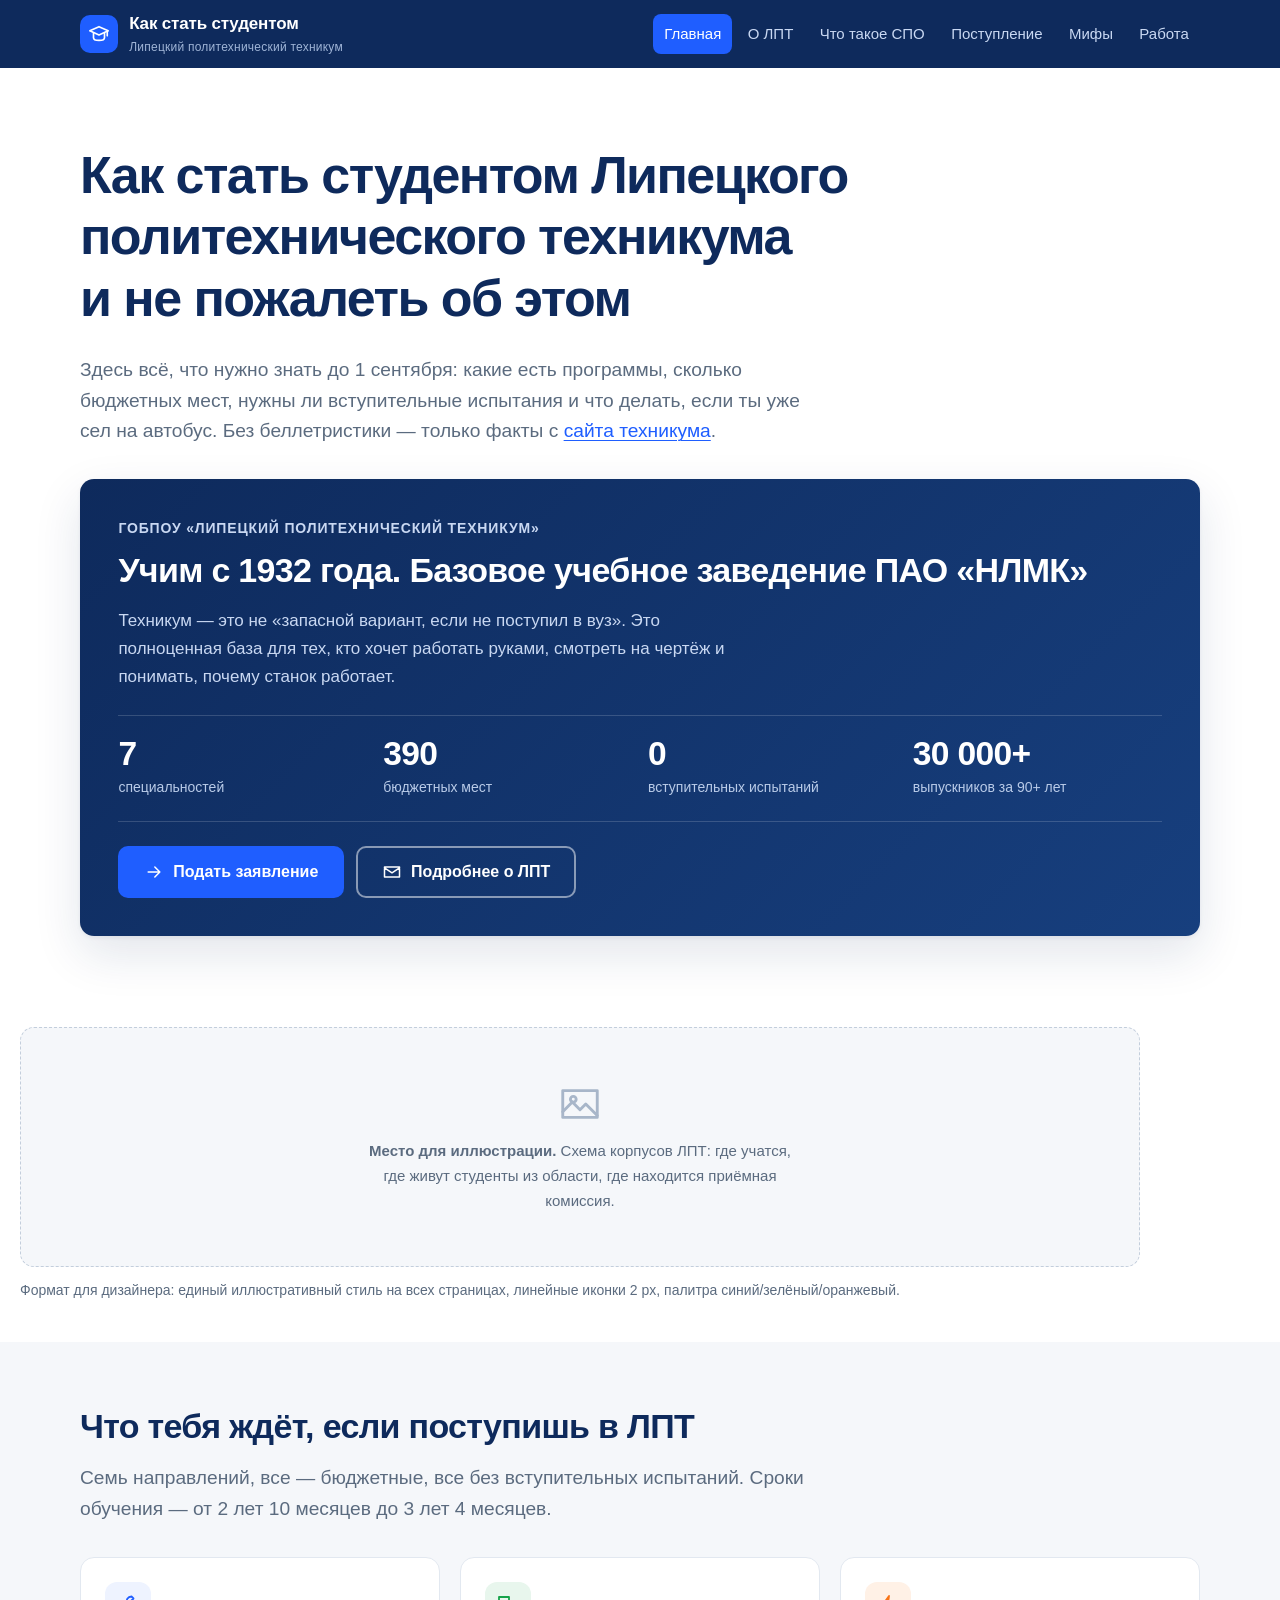
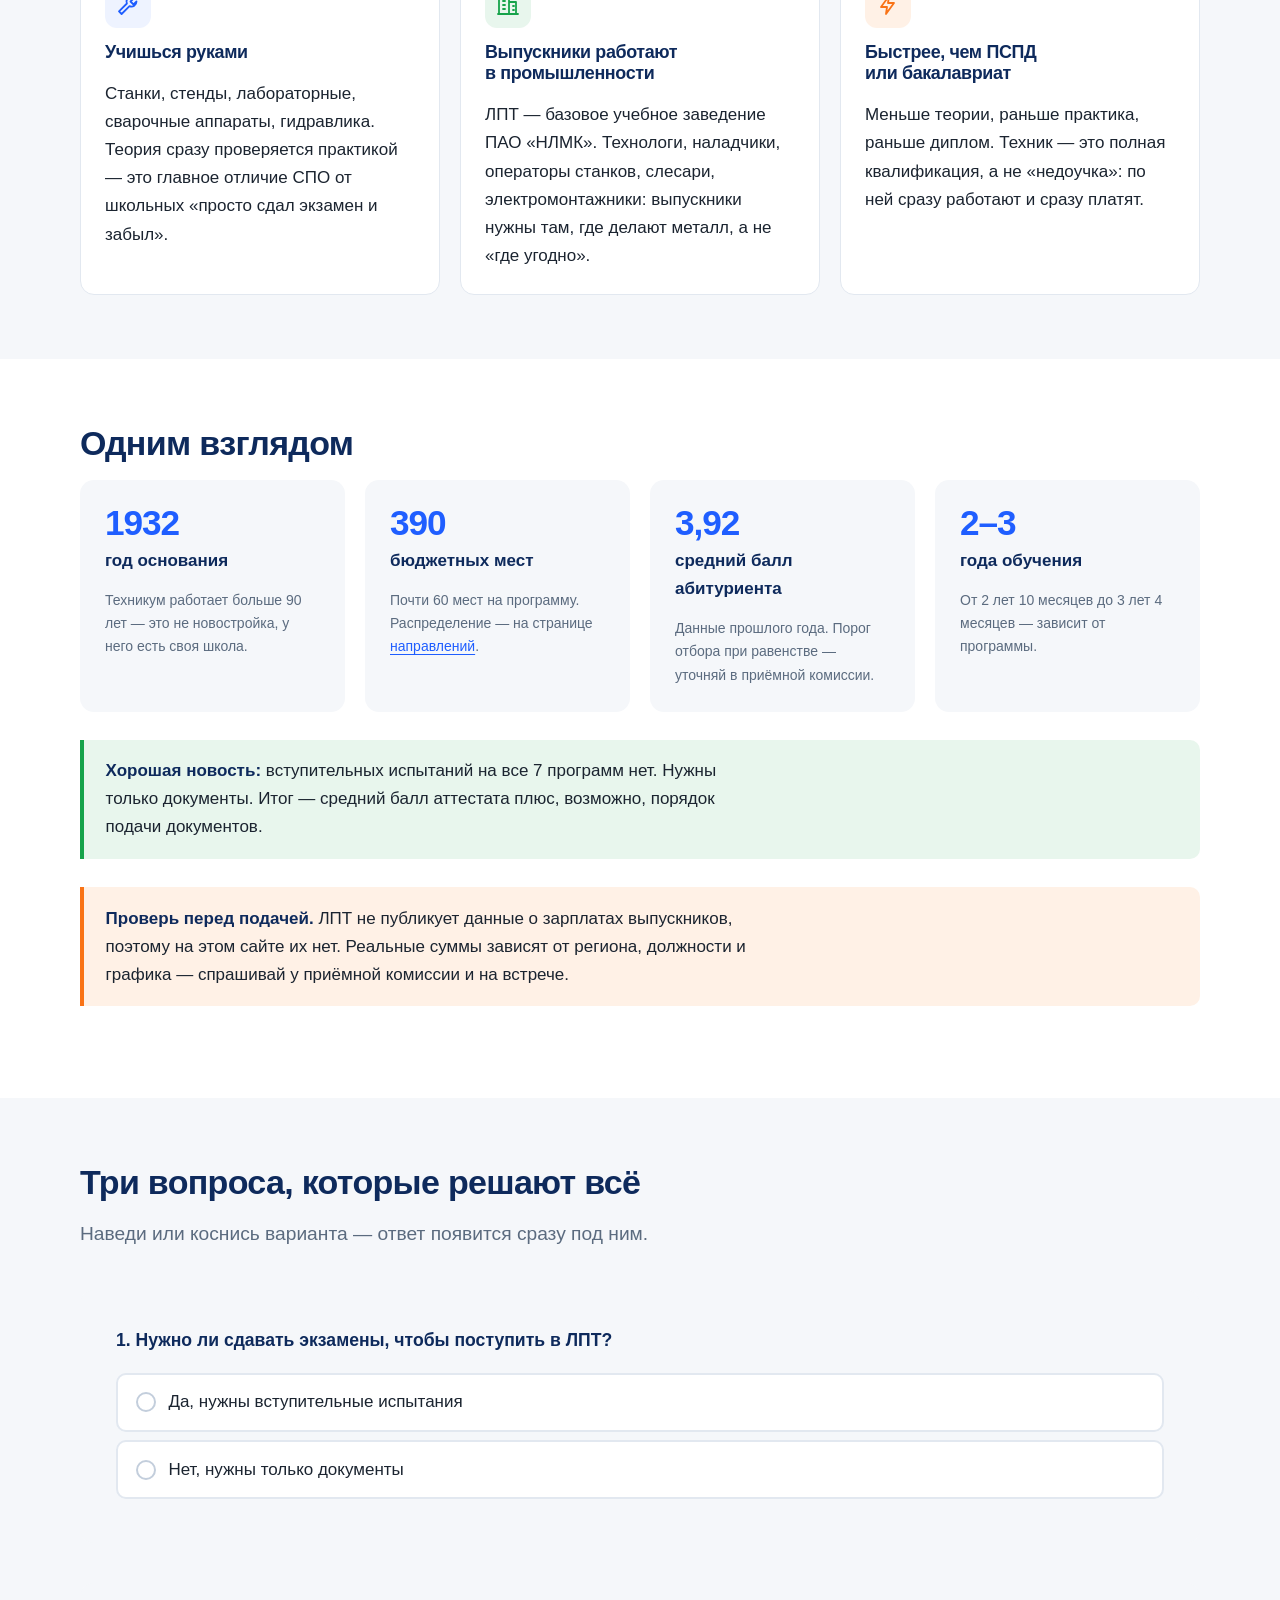
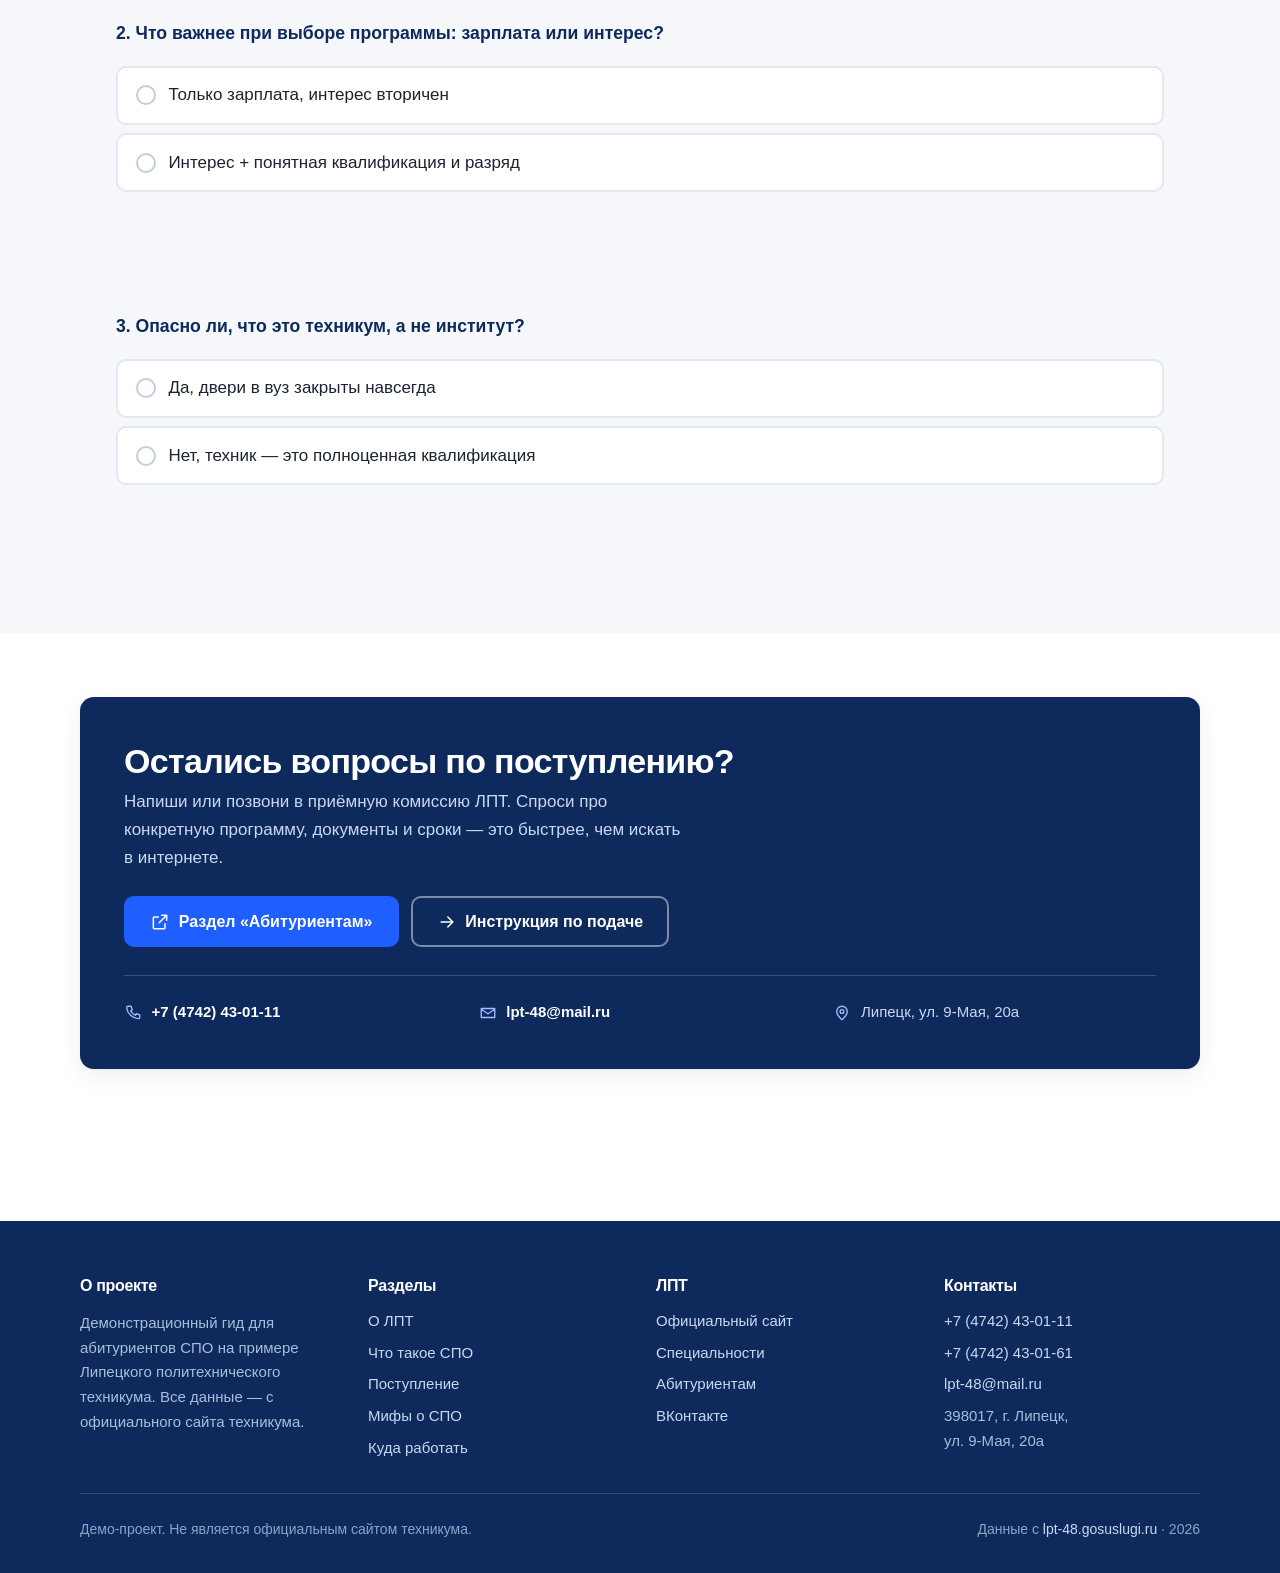
<file: index.html>
<!DOCTYPE html>
<html lang="ru">
<head>
<meta charset="UTF-8">
<meta name="viewport" content="width=device-width, initial-scale=1">
<title>Главная — Липецкий политехнический техникум</title>
<meta name="description" content="Гид по Липецкому политехническому техникуму: 7 программ, 390 бюджетных мест, вступительных испытаний нет, приём работает с 1932 года.">
<link rel="stylesheet" href="style.css">
</head>
<body>
<a class="skip" href="#main">Перейти к содержанию</a>

<header class="header">
  <div class="wrap header__in">
    <a class="header__brand" href="index.html">
      <span class="header__mark" aria-hidden="true">
        <svg viewBox="0 0 24 24" fill="none" stroke="currentColor" stroke-width="1.8" stroke-linecap="round" stroke-linejoin="round"><path d="M2 8.5 12 4l10 4.5L12 13 2 8.5Z"/><path d="M6 10.8V16c0 1.7 2.7 3 6 3s6-1.3 6-3v-5.2"/><path d="M21 9v5"/></svg>
      </span>
      <span>Как стать студентом<small>Липецкий политехнический техникум</small></span>
    </a>
    <nav class="nav" aria-label="Основная навигация">
      <ul>
        <li><a href="index.html" aria-current="page">Главная</a></li>
        <li><a href="lpt.html">О ЛПТ</a></li>
        <li><a href="chto-takoe-spo.html">Что такое СПО</a></li>
        <li><a href="postuplenie.html">Поступление</a></li>
        <li><a href="mify.html">Мифы</a></li>
        <li><a href="kuda-rabotat.html">Работа</a></li>
      </ul>
    </nav>
  </div>
</header>

<main id="main">

  <section class="hero">
    <div class="wrap">
      <h1>Как стать студентом Липецкого политехнического техникума и не пожалеть об этом</h1>
      <p class="lead">Здесь всё, что нужно знать до 1 сентября: какие есть программы, сколько бюджетных мест, нужны ли вступительные испытания и что делать, если ты уже сел на автобус. Без беллетристики — только факты с <a href="https://lpt-48.gosuslugi.ru" target="_blank" rel="noopener">сайта техникума</a>.</p>

      <div class="hero__panel">
        <p class="hero__eyebrow">ГОБПОУ «Липецкий политехнический техникум»</p>
        <h2>Учим с 1932 года. Базовое учебное заведение ПАО «НЛМК»</h2>
        <p>Техникум — это не «запасной вариант, если не поступил в вуз». Это полноценная база для тех, кто хочет работать руками, смотреть на чертёж и понимать, почему станок работает.</p>

        <div class="hero__stats">
          <div><b>7</b><span>специальностей</span></div>
          <div><b>390</b><span>бюджетных мест</span></div>
          <div><b>0</b><span>вступительных испытаний</span></div>
          <div><b>30 000+</b><span>выпускников за 90+ лет</span></div>
        </div>

        <div class="btn-row">
          <a class="btn btn--primary" href="postuplenie.html">
            <svg viewBox="0 0 24 24" fill="none" stroke="currentColor" stroke-width="1.8" stroke-linecap="round" stroke-linejoin="round"><path d="M5 12h14M13 6l6 6-6 6"/></svg>
            Подать заявление
          </a>
          <a class="btn btn--ghost" href="lpt.html">
            <svg viewBox="0 0 24 24" fill="none" stroke="currentColor" stroke-width="1.8" stroke-linecap="round" stroke-linejoin="round"><path d="M3 6h18v12H3zM3 7l9 6 9-6"/></svg>
            Подробнее о ЛПТ
          </a>
        </div>
      </div>
    </div>
  </section>

  <figure class="figure wrap">
    <div class="figure__frame">
      <div>
        <svg viewBox="0 0 24 24" fill="none" stroke="currentColor" stroke-width="1.5" stroke-linecap="round" stroke-linejoin="round" aria-hidden="true"><path d="M3 5h18v14H3z"/><path d="M3 16l5-5 4 4 3-3 6 6"/><circle cx="8.5" cy="9.5" r="1.5"/></svg>
        <p><strong>Место для иллюстрации.</strong> Схема корпусов ЛПТ: где учатся, где живут студенты из области, где находится приёмная комиссия.</p>
      </div>
    </div>
    <figcaption>Формат для дизайнера: единый иллюстративный стиль на всех страницах, линейные иконки 2&nbsp;px, палитра синий/зелёный/оранжевый.</figcaption>
  </figure>

  <section class="section section--tint">
    <div class="wrap">
      <h2>Что тебя ждёт, если поступишь в ЛПТ</h2>
      <p class="lead">Семь направлений, все — бюджетные, все без вступительных испытаний. Сроки обучения — от 2 лет 10 месяцев до 3 лет 4 месяцев.</p>

      <div class="cards">
        <article class="card">
          <div class="card__icon" aria-hidden="true">
            <svg viewBox="0 0 24 24" fill="none" stroke="currentColor" stroke-width="1.8" stroke-linecap="round" stroke-linejoin="round"><path d="M15.5 3.5a5 5 0 0 0-4.6 7L3 18.4 5.6 21l7.9-7.9a5 5 0 0 0 7-4.6l-3 3-3-3 3-3Z"/></svg>
          </div>
          <h3>Учишься руками</h3>
          <p>Станки, стенды, лабораторные, сварочные аппараты, гидравлика. Теория сразу проверяется практикой — это главное отличие СПО от школьных «просто сдал экзамен и забыл».</p>
        </article>

        <article class="card">
          <div class="card__icon card__icon--green" aria-hidden="true">
            <svg viewBox="0 0 24 24" fill="none" stroke="currentColor" stroke-width="1.8" stroke-linecap="round" stroke-linejoin="round"><path d="M3 21V4h10v17M14 9h6v12M7 8h2M7 12h2M7 16h2M17 13h1M17 17h1M2 21h20"/></svg>
          </div>
          <h3>Выпускники работают в промышленности</h3>
          <p>ЛПТ — базовое учебное заведение ПАО «НЛМК». Технологи, наладчики, операторы станков, слесари, электромонтажники: выпускники нужны там, где делают металл, а не «где угодно».</p>
        </article>

        <article class="card">
          <div class="card__icon card__icon--orange" aria-hidden="true">
            <svg viewBox="0 0 24 24" fill="none" stroke="currentColor" stroke-width="1.8" stroke-linecap="round" stroke-linejoin="round"><path d="M13 3 5 14h6l-1 7 8-11h-6l1-7Z"/></svg>
          </div>
          <h3>Быстрее, чем ПСПД или бакалавриат</h3>
          <p>Меньше теории, раньше практика, раньше диплом. Техник — это полная квалификация, а не «недоучка»: по ней сразу работают и сразу платят.</p>
        </article>
      </div>
    </div>
  </section>

  <section class="section">
    <div class="wrap">
      <h2>Одним взглядом</h2>

      <div class="cards">
        <article class="card card--stat">
          <span class="card__num">1932</span>
          <span class="card__label">год основания</span>
          <p class="small">Техникум работает больше 90 лет — это не новостройка, у него есть своя школа.</p>
        </article>
        <article class="card card--stat">
          <span class="card__num">390</span>
          <span class="card__label">бюджетных мест</span>
          <p class="small">Почти 60 мест на программу. Распределение — на странице <a href="kuda-rabotat.html">направлений</a>.</p>
        </article>
        <article class="card card--stat">
          <span class="card__num">3,92</span>
          <span class="card__label">средний балл абитуриента</span>
          <p class="small">Данные прошлого года. Порог отбора при равенстве — уточняй в приёмной комиссии.</p>
        </article>
        <article class="card card--stat">
          <span class="card__num">2–3</span>
          <span class="card__label">года обучения</span>
          <p class="small">От 2 лет 10 месяцев до 3 лет 4 месяцев — зависит от программы.</p>
        </article>
      </div>

      <div class="note note--green">
        <p><strong>Хорошая новость:</strong> вступительных испытаний на все 7 программ нет. Нужны только документы. Итог — средний балл аттестата плюс, возможно, порядок подачи документов.</p>
      </div>

      <div class="note note--orange">
        <p><strong>Проверь перед подачей.</strong> ЛПТ не публикует данные о зарплатах выпускников, поэтому на этом сайте их нет. Реальные суммы зависят от региона, должности и графика — спрашивай у приёмной комиссии и на встрече.</p>
      </div>
    </div>
  </section>

  <section class="section section--tint">
    <div class="wrap">
      <h2>Три вопроса, которые решают всё</h2>
      <p class="lead">Наведи или коснись варианта — ответ появится сразу под ним.</p>

      <div class="quiz">
        <p class="quiz__q">1. Нужно ли сдавать экзамены, чтобы поступить в ЛПТ?</p>
        <div class="quiz__opt">
          <input type="radio" name="q1" id="q1a">
          <label for="q1a"><span class="dot" aria-hidden="true"></span>Да, нужны вступительные испытания</label>
          <div class="quiz__why">
            <p><strong>Нет.</strong> На всех 7 программах ЛПТ вступительных испытаний нет — по официальным данным, 0 испытаний.</p>
            <p>Смотри только на средний балл аттестата и, если мест больше, чем абитуриентов, — на порядок, в котором поданы документы.</p>
          </div>
        </div>
        <div class="quiz__opt">
          <input type="radio" name="q1" id="q1b">
          <label for="q1b"><span class="dot" aria-hidden="true"></span>Нет, нужны только документы</label>
          <div class="quiz__why">
            <p><strong>Верно.</strong> Подаёшь документы — и всё.</p>
            <p>Список документов и точные сроки — на странице <a href="postuplenie.html">«Поступление»</a>.</p>
          </div>
        </div>
      </div>

      <div class="quiz">
        <p class="quiz__q">2. Что важнее при выборе программы: зарплата или интерес?</p>
        <div class="quiz__opt">
          <input type="radio" name="q2" id="q2a">
          <label for="q2a"><span class="dot" aria-hidden="true"></span>Только зарплата, интерес вторичен</label>
          <div class="quiz__why">
            <p><strong>Ловушка.</strong> Техникум не публикует зарплаты выпускников, поэтому «точную цифру» в интернете ты не найдёшь — только чужую.</p>
            <p>Реальный ориентир — <strong>квалификация и разряд</strong>. У оператора станка с 5 разрядом и у слесаря 5 разряда разница огромная, и она не про диплом.</p>
          </div>
        </div>
        <div class="quiz__opt">
          <input type="radio" name="q2" id="q2b">
          <label for="q2b"><span class="dot" aria-hidden="true"></span>Интерес + понятная квалификация и разряд</label>
          <div class="quiz__why">
            <p><strong>Так надёжнее.</strong> Сначала посмотри, кем ты хочешь работать через 3 года, потом — какая программа к этому ведёт.</p>
            <p>Семь направлений и их разряды — на странице <a href="kuda-rabotat.html">«Куда работать»</a>.</p>
          </div>
        </div>
      </div>

      <div class="quiz">
        <p class="quiz__q">3. Опасно ли, что это техникум, а не институт?</p>
        <div class="quiz__opt">
          <input type="radio" name="q3" id="q3a">
          <label for="q3a"><span class="dot" aria-hidden="true"></span>Да, двери в вуз закрыты навсегда</label>
          <div class="quiz__why">
            <p><strong>Миф.</strong> Техникум — это не тупик, а короткий путь к реальной профессии.</p>
            <p>Если позже захочешь продолжить образование, у квалификации «техник» есть продолжение, а работодатель смотрит на квалификацию и опыт, а не на форму в дипломе.</p>
          </div>
        </div>
        <div class="quiz__opt">
          <input type="radio" name="q3" id="q3b">
          <label for="q3b"><span class="dot" aria-hidden="true"></span>Нет, техник — это полноценная квалификация</label>
          <div class="quiz__why">
            <p><strong>Верно.</strong> Техник — самостоятельная профессия. По ней работают годами и растут в разряде.</p>
            <p>«Техникум = неполное образование» — один из самых вредных мифов. Разбор — на странице <a href="mify.html">«Мифы»</a>.</p>
          </div>
        </div>
      </div>
    </div>
  </section>

  <section class="section">
    <div class="wrap">
      <div class="cta">
        <h2>Остались вопросы по поступлению?</h2>
        <p>Напиши или позвони в приёмную комиссию ЛПТ. Спроси про конкретную программу, документы и сроки — это быстрее, чем искать в интернете.</p>
        <div class="btn-row">
          <a class="btn btn--primary" href="https://lpt-48.gosuslugi.ru/abiturientam/" target="_blank" rel="noopener">
            <svg viewBox="0 0 24 24" fill="none" stroke="currentColor" stroke-width="1.8" stroke-linecap="round" stroke-linejoin="round"><path d="M14 4h6v6M20 4l-9 9M18 14v5a1 1 0 0 1-1 1H5a1 1 0 0 1-1-1V7a1 1 0 0 1 1-1h5"/></svg>
            Раздел «Абитуриентам»
          </a>
          <a class="btn btn--line" href="postuplenie.html">
            <svg viewBox="0 0 24 24" fill="none" stroke="currentColor" stroke-width="1.8" stroke-linecap="round" stroke-linejoin="round"><path d="M5 12h14M13 6l6 6-6 6"/></svg>
            Инструкция по подаче
          </a>
        </div>

        <div class="cta__contacts">
          <div>
            <svg viewBox="0 0 24 24" fill="none" stroke="currentColor" stroke-width="1.8" stroke-linecap="round" stroke-linejoin="round"><path d="M6.5 3h3l1.5 4.5-2 1.5a12 12 0 0 0 6 6l1.5-2L21 14.5v3a2 2 0 0 1-2.2 2A17 17 0 0 1 3.5 5.2 2 2 0 0 1 5.5 3h1Z"/></svg>
            <a href="tel:+7472430111">+7 (4742) 43-01-11</a>
          </div>
          <div>
            <svg viewBox="0 0 24 24" fill="none" stroke="currentColor" stroke-width="1.8" stroke-linecap="round" stroke-linejoin="round"><path d="M3 6h18v12H3zM3 7l9 6 9-6"/></svg>
            <a href="mailto:lpt-48@mail.ru">lpt-48@mail.ru</a>
          </div>
          <div>
            <svg viewBox="0 0 24 24" fill="none" stroke="currentColor" stroke-width="1.8" stroke-linecap="round" stroke-linejoin="round"><path d="M12 21s7-6.2 7-11a7 7 0 1 0-14 0c0 4.8 7 11 7 11Z"/><circle cx="12" cy="10" r="2.5"/></svg>
            Липецк, ул. 9-Мая, 20а
          </div>
        </div>
      </div>
    </div>
  </section>

</main>

<footer class="footer">
  <div class="wrap">
    <div class="footer__grid">
      <div>
        <h3>О проекте</h3>
        <p>Демонстрационный гид для абитуриентов СПО на примере Липецкого политехнического техникума. Все данные — с официального сайта техникума.</p>
      </div>
      <div>
        <h3>Разделы</h3>
        <ul>
          <li><a href="lpt.html">О ЛПТ</a></li>
          <li><a href="chto-takoe-spo.html">Что такое СПО</a></li>
          <li><a href="postuplenie.html">Поступление</a></li>
          <li><a href="mify.html">Мифы о СПО</a></li>
          <li><a href="kuda-rabotat.html">Куда работать</a></li>
        </ul>
      </div>
      <div>
        <h3>ЛПТ</h3>
        <ul>
          <li><a href="https://lpt-48.gosuslugi.ru" target="_blank" rel="noopener">Официальный сайт</a></li>
          <li><a href="https://lpt-48.gosuslugi.ru/spetsialnosti/" target="_blank" rel="noopener">Специальности</a></li>
          <li><a href="https://lpt-48.gosuslugi.ru/abiturientam/" target="_blank" rel="noopener">Абитуриентам</a></li>
          <li><a href="https://vk.com/politehlip" target="_blank" rel="noopener">ВКонтакте</a></li>
        </ul>
      </div>
      <div>
        <h3>Контакты</h3>
        <ul>
          <li><a href="tel:+7472430111">+7 (4742) 43-01-11</a></li>
          <li><a href="tel:+7472430161">+7 (4742) 43-01-61</a></li>
          <li><a href="mailto:lpt-48@mail.ru">lpt-48@mail.ru</a></li>
          <li>398017, г. Липецк,<br>ул. 9-Мая, 20а</li>
        </ul>
      </div>
    </div>
    <div class="footer__bottom">
      <p>Демо-проект. Не является официальным сайтом техникума.</p>
      <p>Данные с <a href="https://lpt-48.gosuslugi.ru" target="_blank" rel="noopener">lpt-48.gosuslugi.ru</a> · 2026</p>
    </div>
  </div>
</footer>

</body>
</html>
</file>
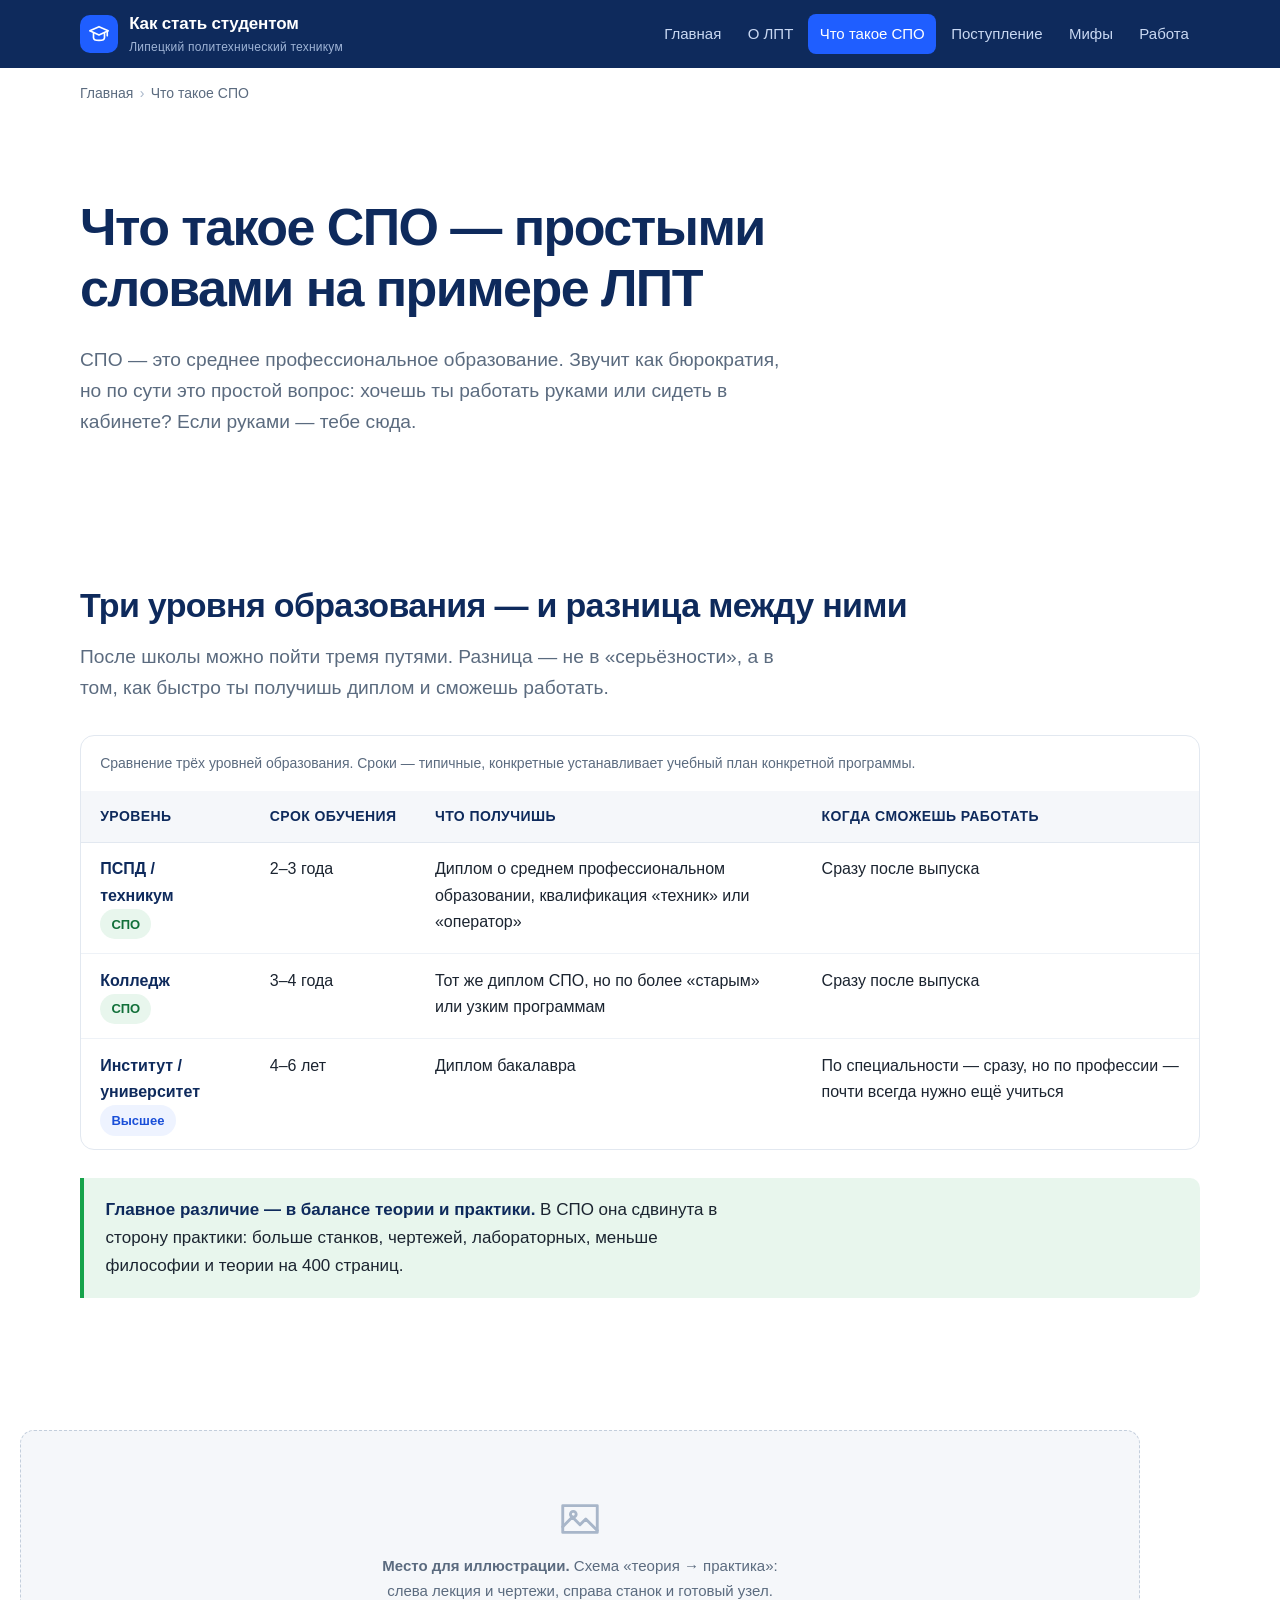
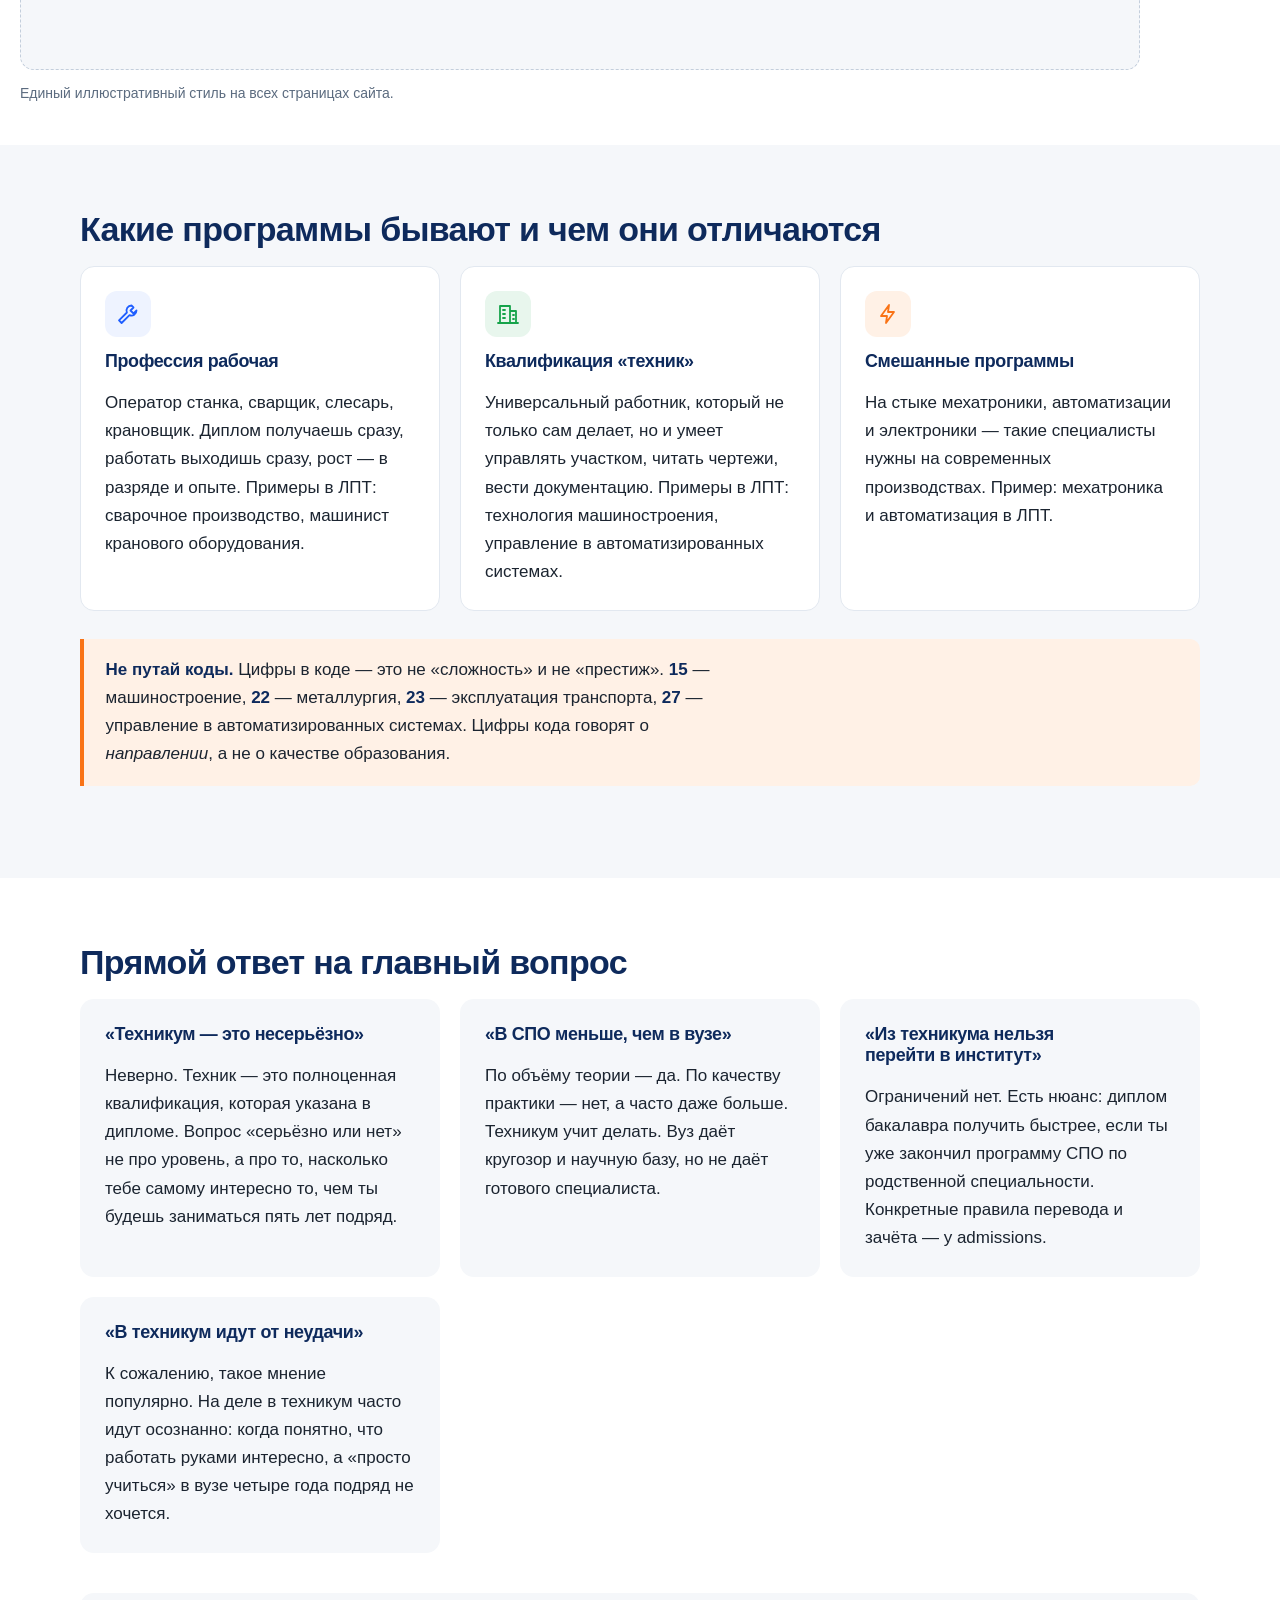
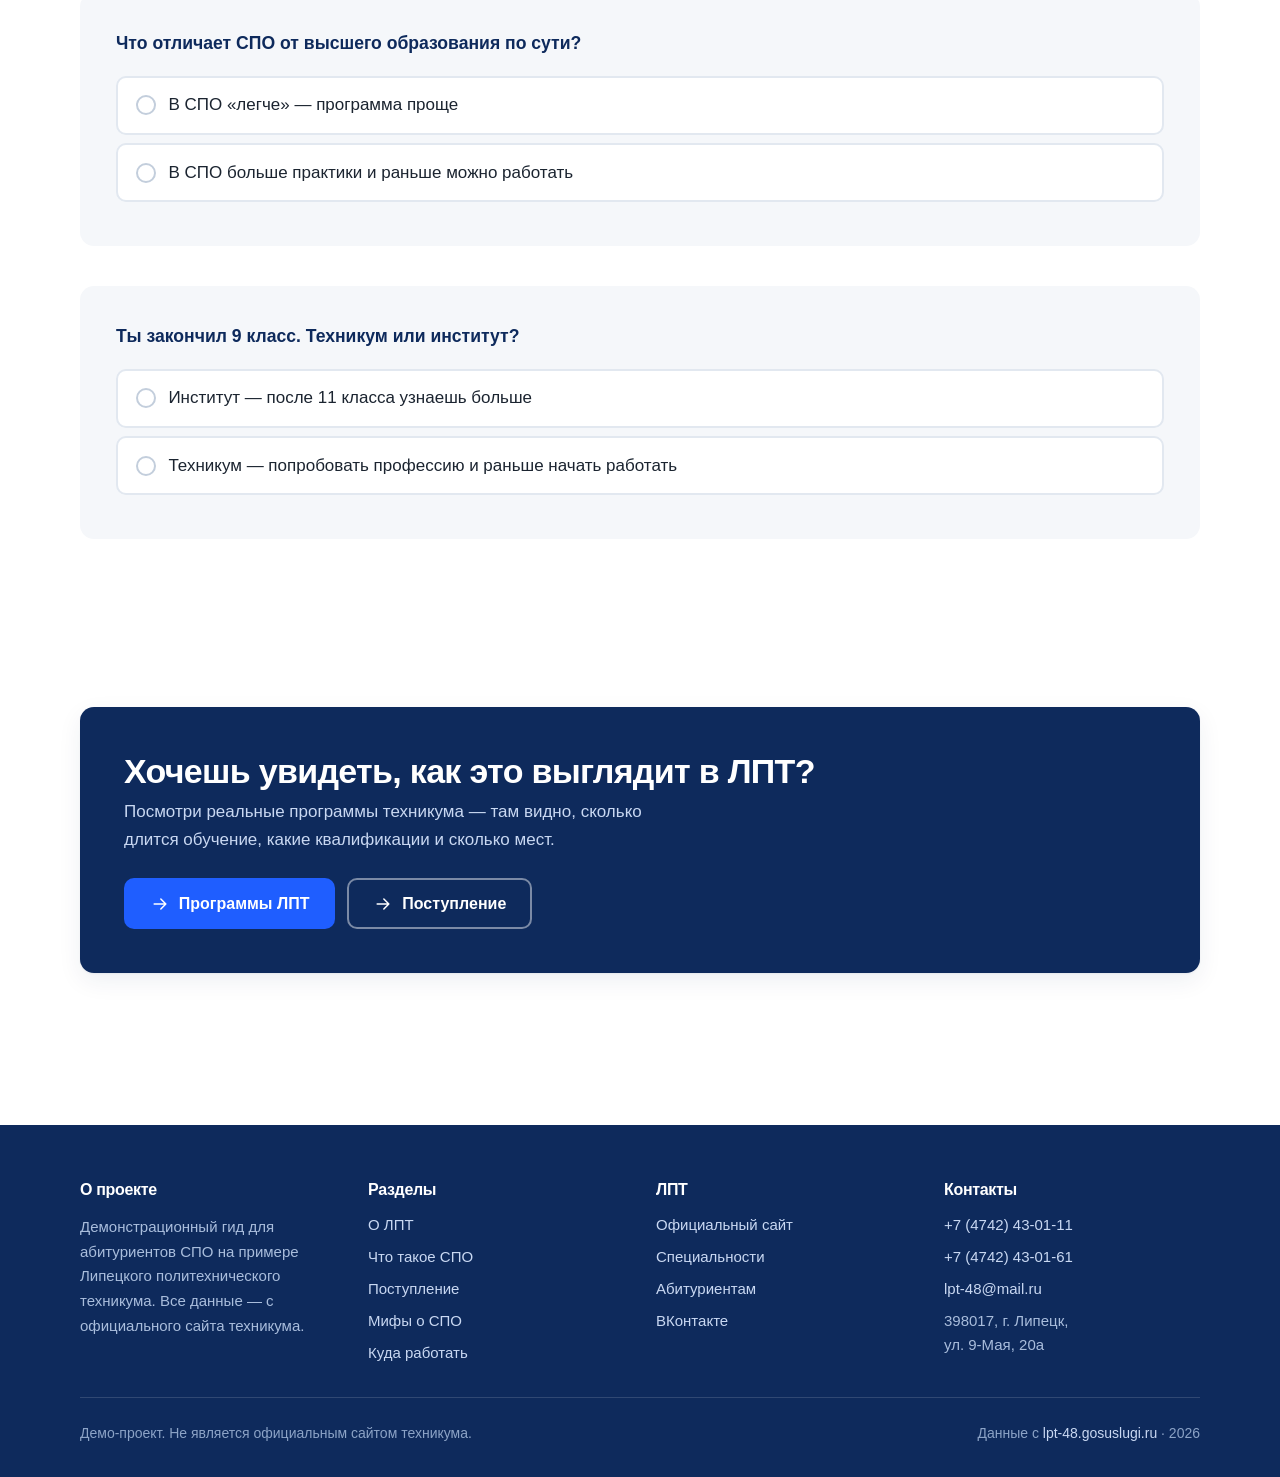
<file: chto-takoe-spo.html>
<!DOCTYPE html>
<html lang="ru">
<head>
<meta charset="UTF-8">
<meta name="viewport" content="width=device-width, initial-scale=1">
<title>Что такое СПО — простыми словами на примере ЛПТ</title>
<meta name="description" content="Что такое СПО, какие есть программы и уровни образования, чем техникум отличается от колледжа и института. Отвечаем на вопросы школьников простыми словами.">
<link rel="stylesheet" href="style.css">
</head>
<body>
<a class="skip" href="#main">Перейти к содержанию</a>

<header class="header">
  <div class="wrap header__in">
    <a class="header__brand" href="index.html">
      <span class="header__mark" aria-hidden="true">
        <svg viewBox="0 0 24 24" fill="none" stroke="currentColor" stroke-width="1.8" stroke-linecap="round" stroke-linejoin="round"><path d="M2 8.5 12 4l10 4.5L12 13 2 8.5Z"/><path d="M6 10.8V16c0 1.7 2.7 3 6 3s6-1.3 6-3v-5.2"/><path d="M21 9v5"/></svg>
      </span>
      <span>Как стать студентом<small>Липецкий политехнический техникум</small></span>
    </a>
    <nav class="nav" aria-label="Основная навигация">
      <ul>
        <li><a href="index.html">Главная</a></li>
        <li><a href="lpt.html">О ЛПТ</a></li>
        <li><a href="chto-takoe-spo.html" aria-current="page">Что такое СПО</a></li>
        <li><a href="postuplenie.html">Поступление</a></li>
        <li><a href="mify.html">Мифы</a></li>
        <li><a href="kuda-rabotat.html">Работа</a></li>
      </ul>
    </nav>
  </div>
</header>

<nav class="crumbs" aria-label="Хлебные крошки">
  <div class="wrap">
    <ol>
      <li><a href="index.html">Главная</a></li>
      <li>Что такое СПО</li>
    </ol>
  </div>
</nav>

<main id="main">

  <section class="hero">
    <div class="wrap">
      <h1>Что такое СПО — простыми словами на примере ЛПТ</h1>
      <p class="lead">СПО — это среднее профессиональное образование. Звучит как бюрократия, но по сути это простой вопрос: хочешь ты работать руками или сидеть в кабинете? Если руками — тебе сюда.</p>
    </div>
  </section>

  <section class="section">
    <div class="wrap">
      <h2>Три уровня образования — и разница между ними</h2>
      <p class="lead">После школы можно пойти тремя путями. Разница — не в «серьёзности», а в том, как быстро ты получишь диплом и сможешь работать.</p>

      <div class="table-wrap">
        <table>
          <caption>Сравнение трёх уровней образования. Сроки — типичные, конкретные устанавливает учебный план конкретной программы.</caption>
          <thead>
            <tr>
              <th scope="col">Уровень</th>
              <th scope="col">Срок обучения</th>
              <th scope="col">Что получишь</th>
              <th scope="col">Когда сможешь работать</th>
            </tr>
          </thead>
          <tbody>
            <tr>
              <td data-label="Уровень"><strong>ПСПД / техникум</strong><br><span class="pill pill--green">СПО</span></td>
              <td data-label="Срок обучения">2–3 года</td>
              <td data-label="Что получишь">Диплом о среднем профессиональном образовании, квалификация «техник» или «оператор»</td>
              <td data-label="Когда сможешь работать">Сразу после выпуска</td>
            </tr>
            <tr>
              <td data-label="Уровень"><strong>Колледж</strong><br><span class="pill pill--green">СПО</span></td>
              <td data-label="Срок обучения">3–4 года</td>
              <td data-label="Что получишь">Тот же диплом СПО, но по более «старым» или узким программам</td>
              <td data-label="Когда сможешь работать">Сразу после выпуска</td>
            </tr>
            <tr>
              <td data-label="Уровень"><strong>Институт / университет</strong><br><span class="pill">Высшее</span></td>
              <td data-label="Срок обучения">4–6 лет</td>
              <td data-label="Что получишь">Диплом бакалавра</td>
              <td data-label="Когда сможешь работать">По специальности — сразу, но по профессии — почти всегда нужно ещё учиться</td>
            </tr>
          </tbody>
        </table>
      </div>

      <div class="note note--green">
        <p><strong>Главное различие — в балансе теории и практики.</strong> В СПО она сдвинута в сторону практики: больше станков, чертежей, лабораторных, меньше философии и теории на 400 страниц.</p>
      </div>
    </div>
  </section>

  <figure class="figure wrap">
    <div class="figure__frame">
      <div>
        <svg viewBox="0 0 24 24" fill="none" stroke="currentColor" stroke-width="1.5" stroke-linecap="round" stroke-linejoin="round" aria-hidden="true"><path d="M3 5h18v14H3z"/><path d="M3 16l5-5 4 4 3-3 6 6"/><circle cx="8.5" cy="9.5" r="1.5"/></svg>
        <p><strong>Место для иллюстрации.</strong> Схема «теория → практика»: слева лекция и чертежи, справа станок и готовый узел.</p>
      </div>
    </div>
    <figcaption>Единый иллюстративный стиль на всех страницах сайта.</figcaption>
  </figure>

  <section class="section section--tint">
    <div class="wrap">
      <h2>Какие программы бывают и чем они отличаются</h2>

      <div class="cards">
        <article class="card">
          <div class="card__icon" aria-hidden="true">
            <svg viewBox="0 0 24 24" fill="none" stroke="currentColor" stroke-width="1.8" stroke-linecap="round" stroke-linejoin="round"><path d="M15.5 3.5a5 5 0 0 0-4.6 7L3 18.4 5.6 21l7.9-7.9a5 5 0 0 0 7-4.6l-3 3-3-3 3-3Z"/></svg>
          </div>
          <h3>Профессия рабочая</h3>
          <p>Оператор станка, сварщик, слесарь, крановщик. Диплом получаешь сразу, работать выходишь сразу, рост — в разряде и опыте. Примеры в ЛПТ: сварочное производство, машинист кранового оборудования.</p>
        </article>

        <article class="card">
          <div class="card__icon card__icon--green" aria-hidden="true">
            <svg viewBox="0 0 24 24" fill="none" stroke="currentColor" stroke-width="1.8" stroke-linecap="round" stroke-linejoin="round"><path d="M4 21V4h10v17M14 9h6v12M7 8h2M7 12h2M7 16h2M17 13h1M17 17h1M2 21h20"/></svg>
          </div>
          <h3>Квалификация «техник»</h3>
          <p>Универсальный работник, который не только сам делает, но и умеет управлять участком, читать чертежи, вести документацию. Примеры в ЛПТ: технология машиностроения, управление в автоматизированных системах.</p>
        </article>

        <article class="card">
          <div class="card__icon card__icon--orange" aria-hidden="true">
            <svg viewBox="0 0 24 24" fill="none" stroke="currentColor" stroke-width="1.8" stroke-linecap="round" stroke-linejoin="round"><path d="M13 3 5 14h6l-1 7 8-11h-6l1-7Z"/></svg>
          </div>
          <h3>Смешанные программы</h3>
          <p>На стыке мехатроники, автоматизации и электроники — такие специалисты нужны на современных производствах. Пример: мехатроника и автоматизация в ЛПТ.</p>
        </article>
      </div>

      <div class="note note--orange">
        <p><strong>Не путай коды.</strong> Цифры в коде — это не «сложность» и не «престиж». <strong>15</strong> — машиностроение, <strong>22</strong> — металлургия, <strong>23</strong> — эксплуатация транспорта, <strong>27</strong> — управление в автоматизированных системах. Цифры кода говорят о <em>направлении</em>, а не о качестве образования.</p>
      </div>
    </div>
  </section>

  <section class="section">
    <div class="wrap">
      <h2>Прямой ответ на главный вопрос</h2>

      <div class="cards cards--2">
        <div class="card card--tint">
          <h3>«Техникум — это несерьёзно»</h3>
          <p>Неверно. Техник — это полноценная квалификация, которая указана в дипломе. Вопрос «серьёзно или нет» не про уровень, а про то, насколько тебе самому интересно то, чем ты будешь заниматься пять лет подряд.</p>
        </div>
        <div class="card card--tint">
          <h3>«В СПО меньше, чем в вузе»</h3>
          <p>По объёму теории — да. По качеству практики — нет, а часто даже больше. Техникум учит делать. Вуз даёт кругозор и научную базу, но не даёт готового специалиста.</p>
        </div>
        <div class="card card--tint">
          <h3>«Из техникума нельзя перейти в институт»</h3>
          <p>Ограничений нет. Есть нюанс: диплом бакалавра получить быстрее, если ты уже закончил программу СПО по родственной специальности. Конкретные правила перевода и зачёта — у admissions.</p>
        </div>
        <div class="card card--tint">
          <h3>«В техникум идут от неудачи»</h3>
          <p>К сожалению, такое мнение популярно. На деле в техникум часто идут осознанно: когда понятно, что работать руками интересно, а «просто учиться» в вузе четыре года подряд не хочется.</p>
        </div>
      </div>

      <div class="quiz" style="margin-top:2.5rem">
        <p class="quiz__q">Что отличает СПО от высшего образования по сути?</p>
        <div class="quiz__opt">
          <input type="radio" name="q1" id="s1a">
          <label for="s1a"><span class="dot" aria-hidden="true"></span>В СПО «легче» — программа проще</label>
          <div class="quiz__why">
            <p><strong>Не совсем так.</strong> Программы СПО плотнее по практике, а «легче» там только потому, что меньше теории и не нужно тянуть гуманитарные дисциплины по 2–3 семестра.</p>
            <p>Убрали объём — не убрали требования. Квалификационный экзамен по специальности в ЛПТ сдать нужно.</p>
          </div>
        </div>
        <div class="quiz__opt">
          <input type="radio" name="q1" id="s1b">
          <label for="s1b"><span class="dot" aria-hidden="true"></span>В СПО больше практики и раньше можно работать</label>
          <div class="quiz__why">
            <p><strong>Верно.</strong> Это главный аргумент. Техник выпускается рабочим специалистом, а не «выпускником, которого надо ещё год учить».</p>
            <p>Именно поэтому техников часто берут на производство сразу, а не через стажировку.</p>
          </div>
        </div>
      </div>

      <div class="quiz">
        <p class="quiz__q">Ты закончил 9 класс. Техникум или институт?</p>
        <div class="quiz__opt">
          <input type="radio" name="q2" id="s2a">
          <label for="s2a"><span class="dot" aria-hidden="true"></span>Институт — после 11 класса узнаешь больше</label>
          <div class="quiz__why">
            <p><strong>Рассуждение понятно.</strong> Но учти: после 11 класса может поменяться и понимание, чего ты вообще хочешь.</p>
            <p>4 года бакалавриата — это долго, если на третьем курсе поймёшь, что тебе интереснее станок, а не теория.</p>
          </div>
        </div>
        <div class="quiz__opt">
          <input type="radio" name="q2" id="s2b">
          <label for="s2b"><span class="dot" aria-hidden="true"></span>Техникум — попробовать профессию и раньше начать работать</label>
          <div class="quiz__why">
            <p><strong>Хороший вариант.</strong> Техникум — это быстрый способ проверить, твоё ли это, и получить квалификацию.</p>
            <p>Но выбирай программу осознанно: лучше 3 года учиться тому, что нравится, чем 4 года — тому, что нет.</p>
          </div>
        </div>
      </div>
    </div>
  </section>

  <section class="section">
    <div class="wrap">
      <div class="cta">
        <h2>Хочешь увидеть, как это выглядит в ЛПТ?</h2>
        <p>Посмотри реальные программы техникума — там видно, сколько длится обучение, какие квалификации и сколько мест.</p>
        <div class="btn-row">
          <a class="btn btn--primary" href="lpt.html">
            <svg viewBox="0 0 24 24" fill="none" stroke="currentColor" stroke-width="1.8" stroke-linecap="round" stroke-linejoin="round"><path d="M5 12h14M13 6l6 6-6 6"/></svg>
            Программы ЛПТ
          </a>
          <a class="btn btn--line" href="postuplenie.html">
            <svg viewBox="0 0 24 24" fill="none" stroke="currentColor" stroke-width="1.8" stroke-linecap="round" stroke-linejoin="round"><path d="M5 12h14M13 6l6 6-6 6"/></svg>
            Поступление
          </a>
        </div>
      </div>
    </div>
  </section>

</main>

<footer class="footer">
  <div class="wrap">
    <div class="footer__grid">
      <div>
        <h3>О проекте</h3>
        <p>Демонстрационный гид для абитуриентов СПО на примере Липецкого политехнического техникума. Все данные — с официального сайта техникума.</p>
      </div>
      <div>
        <h3>Разделы</h3>
        <ul>
          <li><a href="lpt.html">О ЛПТ</a></li>
          <li><a href="chto-takoe-spo.html">Что такое СПО</a></li>
          <li><a href="postuplenie.html">Поступление</a></li>
          <li><a href="mify.html">Мифы о СПО</a></li>
          <li><a href="kuda-rabotat.html">Куда работать</a></li>
        </ul>
      </div>
      <div>
        <h3>ЛПТ</h3>
        <ul>
          <li><a href="https://lpt-48.gosuslugi.ru" target="_blank" rel="noopener">Официальный сайт</a></li>
          <li><a href="https://lpt-48.gosuslugi.ru/spetsialnosti/" target="_blank" rel="noopener">Специальности</a></li>
          <li><a href="https://lpt-48.gosuslugi.ru/abiturientam/" target="_blank" rel="noopener">Абитуриентам</a></li>
          <li><a href="https://vk.com/politehlip" target="_blank" rel="noopener">ВКонтакте</a></li>
        </ul>
      </div>
      <div>
        <h3>Контакты</h3>
        <ul>
          <li><a href="tel:+7472430111">+7 (4742) 43-01-11</a></li>
          <li><a href="tel:+7472430161">+7 (4742) 43-01-61</a></li>
          <li><a href="mailto:lpt-48@mail.ru">lpt-48@mail.ru</a></li>
          <li>398017, г. Липецк,<br>ул. 9-Мая, 20а</li>
        </ul>
      </div>
    </div>
    <div class="footer__bottom">
      <p>Демо-проект. Не является официальным сайтом техникума.</p>
      <p>Данные с <a href="https://lpt-48.gosuslugi.ru" target="_blank" rel="noopener">lpt-48.gosuslugi.ru</a> · 2026</p>
    </div>
  </div>
</footer>

</body>
</html>
</file>
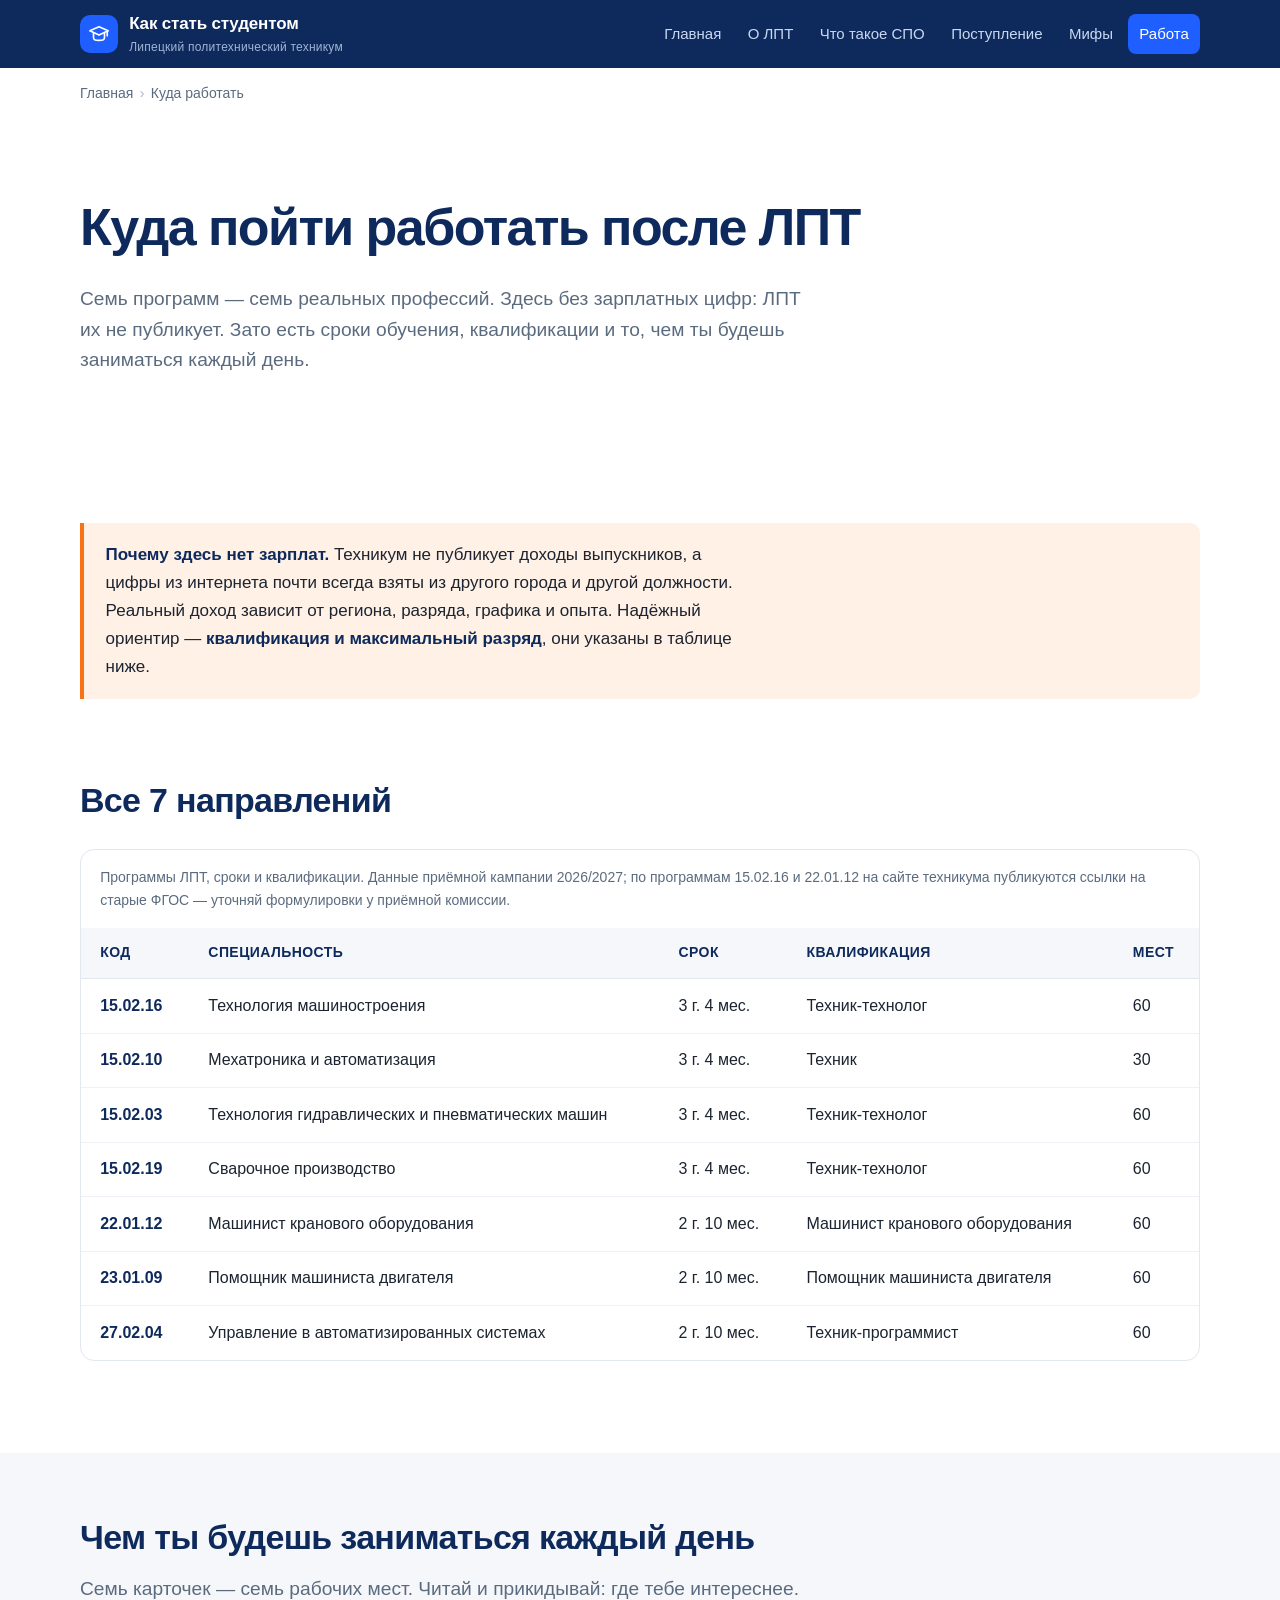
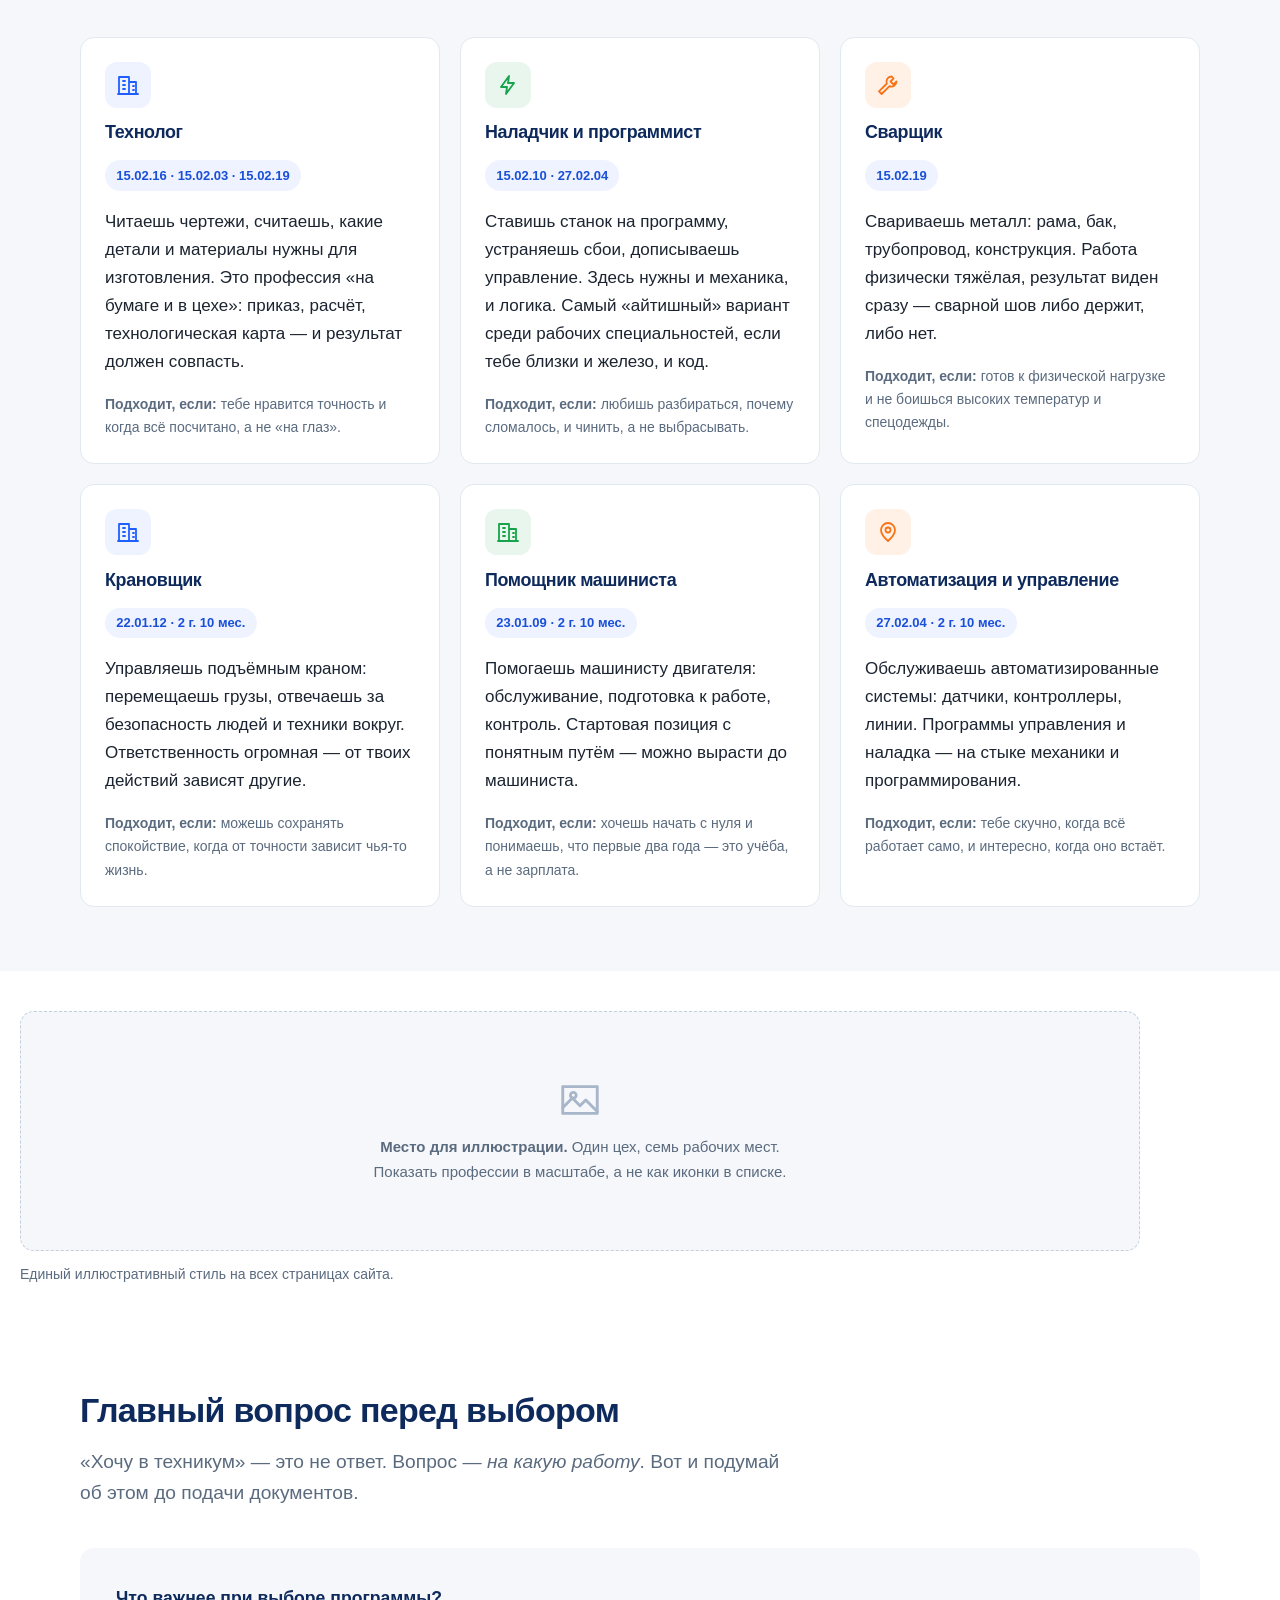
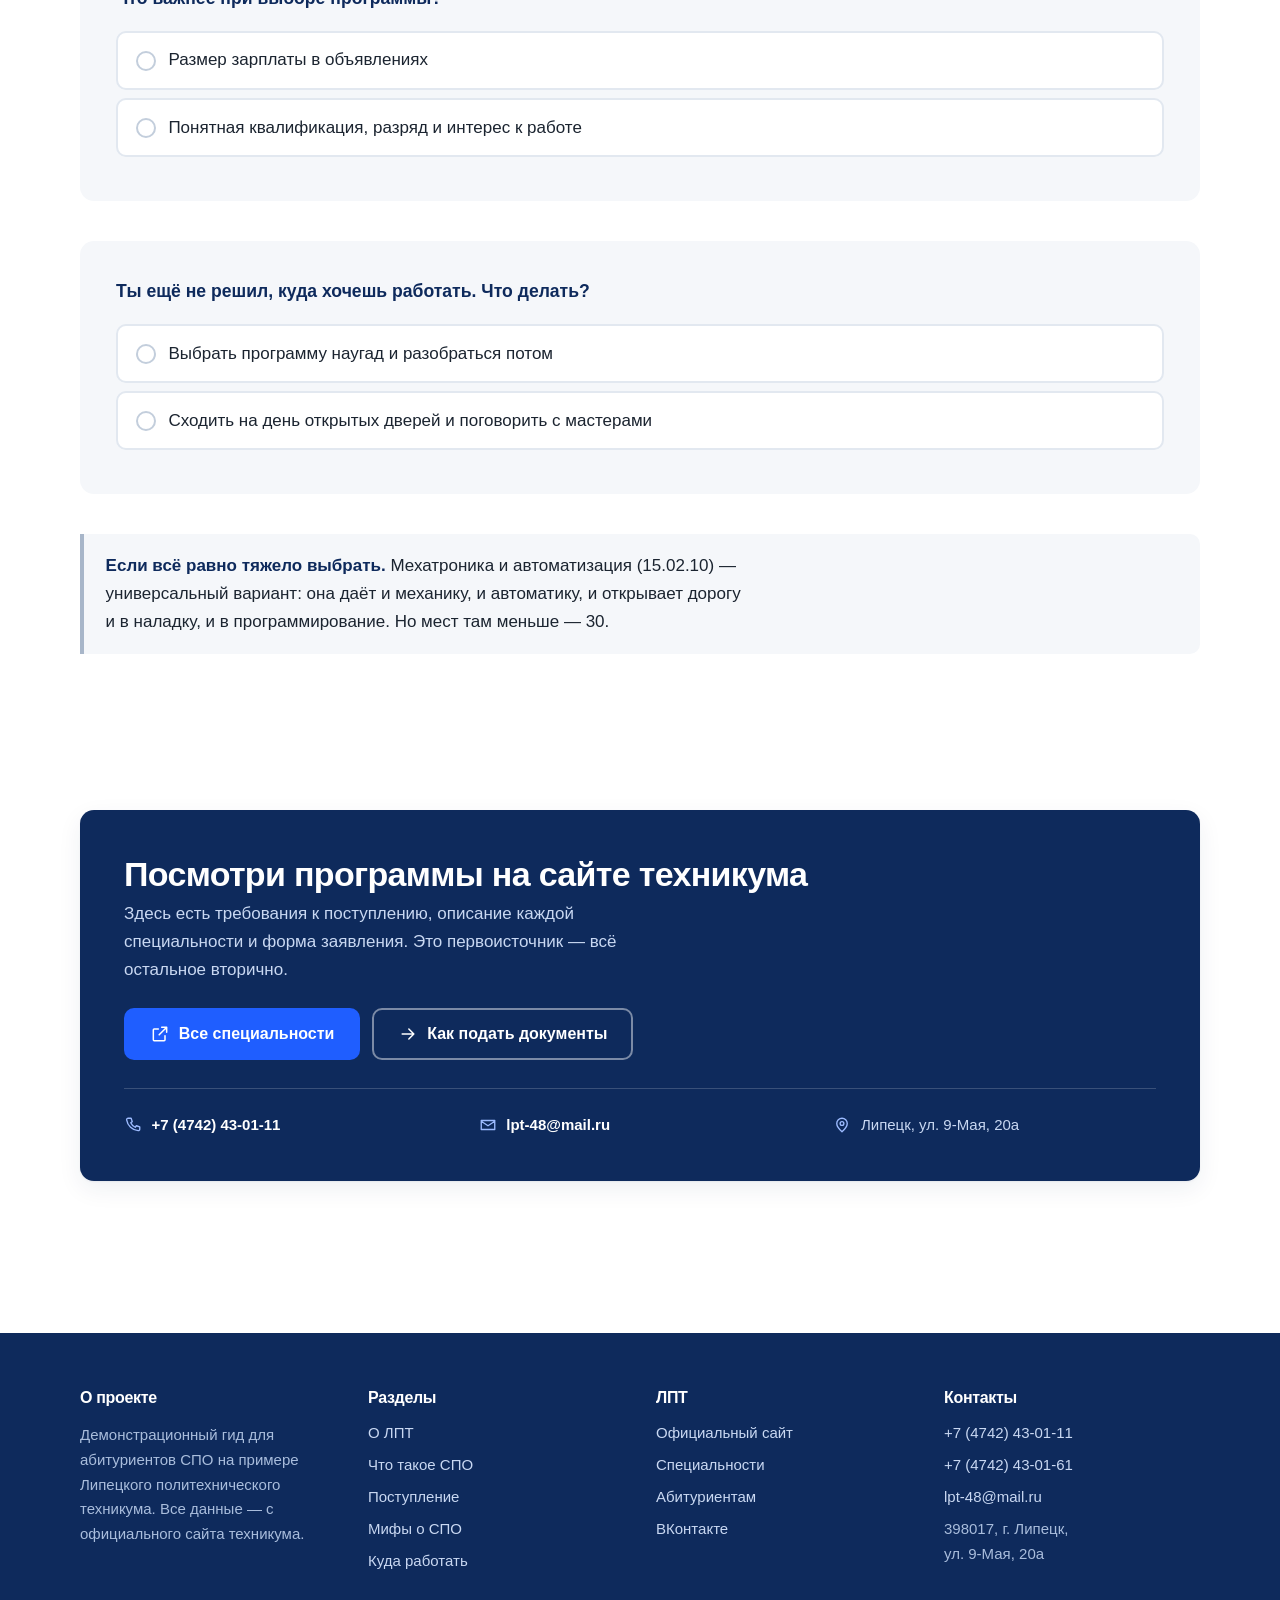
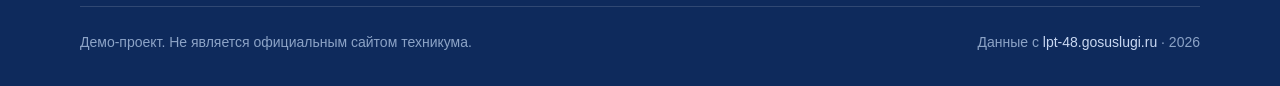
<file: kuda-rabotat.html>
<!DOCTYPE html>
<html lang="ru">
<head>
<meta charset="UTF-8">
<meta name="viewport" content="width=device-width, initial-scale=1">
<title>Куда пойти работать после ЛПТ — 7 направлений</title>
<meta name="description" content="Семь программ Липецкого политехнического техникума и реальные карьеры после выпуска: технолог, наладчик, сварщик, крановщик, слесарь, электромонтажник.">
<link rel="stylesheet" href="style.css">
</head>
<body>
<a class="skip" href="#main">Перейти к содержанию</a>

<header class="header">
  <div class="wrap header__in">
    <a class="header__brand" href="index.html">
      <span class="header__mark" aria-hidden="true">
        <svg viewBox="0 0 24 24" fill="none" stroke="currentColor" stroke-width="1.8" stroke-linecap="round" stroke-linejoin="round"><path d="M2 8.5 12 4l10 4.5L12 13 2 8.5Z"/><path d="M6 10.8V16c0 1.7 2.7 3 6 3s6-1.3 6-3v-5.2"/><path d="M21 9v5"/></svg>
      </span>
      <span>Как стать студентом<small>Липецкий политехнический техникум</small></span>
    </a>
    <nav class="nav" aria-label="Основная навигация">
      <ul>
        <li><a href="index.html">Главная</a></li>
        <li><a href="lpt.html">О ЛПТ</a></li>
        <li><a href="chto-takoe-spo.html">Что такое СПО</a></li>
        <li><a href="postuplenie.html">Поступление</a></li>
        <li><a href="mify.html">Мифы</a></li>
        <li><a href="kuda-rabotat.html" aria-current="page">Работа</a></li>
      </ul>
    </nav>
  </div>
</header>

<nav class="crumbs" aria-label="Хлебные крошки">
  <div class="wrap">
    <ol>
      <li><a href="index.html">Главная</a></li>
      <li>Куда работать</li>
    </ol>
  </div>
</nav>

<main id="main">

  <section class="hero">
    <div class="wrap">
      <h1>Куда пойти работать после ЛПТ</h1>
      <p class="lead">Семь программ — семь реальных профессий. Здесь без зарплатных цифр: ЛПТ их не публикует. Зато есть сроки обучения, квалификации и то, чем ты будешь заниматься каждый день.</p>
    </div>
  </section>

  <section class="section">
    <div class="wrap">
      <div class="note note--orange">
        <p><strong>Почему здесь нет зарплат.</strong> Техникум не публикует доходы выпускников, а цифры из интернета почти всегда взяты из другого города и другой должности. Реальный доход зависит от региона, разряда, графика и опыта. Надёжный ориентир — <strong>квалификация и максимальный разряд</strong>, они указаны в таблице ниже.</p>
      </div>

      <h2>Все 7 направлений</h2>

      <div class="table-wrap">
        <table>
          <caption>Программы ЛПТ, сроки и квалификации. Данные приёмной кампании 2026/2027; по программам 15.02.16 и 22.01.12 на сайте техникума публикуются ссылки на старые ФГОС — уточняй формулировки у приёмной комиссии.</caption>
          <thead>
            <tr>
              <th scope="col">Код</th>
              <th scope="col">Специальность</th>
              <th scope="col">Срок</th>
              <th scope="col">Квалификация</th>
              <th scope="col">Мест</th>
            </tr>
          </thead>
          <tbody>
            <tr>
              <td data-label="Код"><strong>15.02.16</strong></td>
              <td data-label="Специальность">Технология машиностроения</td>
              <td data-label="Срок">3 г. 4 мес.</td>
              <td data-label="Квалификация">Техник-технолог</td>
              <td data-label="Мест">60</td>
            </tr>
            <tr>
              <td data-label="Код"><strong>15.02.10</strong></td>
              <td data-label="Специальность">Мехатроника и автоматизация</td>
              <td data-label="Срок">3 г. 4 мес.</td>
              <td data-label="Квалификация">Техник</td>
              <td data-label="Мест">30</td>
            </tr>
            <tr>
              <td data-label="Код"><strong>15.02.03</strong></td>
              <td data-label="Специальность">Технология гидравлических и пневматических машин</td>
              <td data-label="Срок">3 г. 4 мес.</td>
              <td data-label="Квалификация">Техник-технолог</td>
              <td data-label="Мест">60</td>
            </tr>
            <tr>
              <td data-label="Код"><strong>15.02.19</strong></td>
              <td data-label="Специальность">Сварочное производство</td>
              <td data-label="Срок">3 г. 4 мес.</td>
              <td data-label="Квалификация">Техник-технолог</td>
              <td data-label="Мест">60</td>
            </tr>
            <tr>
              <td data-label="Код"><strong>22.01.12</strong></td>
              <td data-label="Специальность">Машинист кранового оборудования</td>
              <td data-label="Срок">2 г. 10 мес.</td>
              <td data-label="Квалификация">Машинист кранового оборудования</td>
              <td data-label="Мест">60</td>
            </tr>
            <tr>
              <td data-label="Код"><strong>23.01.09</strong></td>
              <td data-label="Специальность">Помощник машиниста двигателя</td>
              <td data-label="Срок">2 г. 10 мес.</td>
              <td data-label="Квалификация">Помощник машиниста двигателя</td>
              <td data-label="Мест">60</td>
            </tr>
            <tr>
              <td data-label="Код"><strong>27.02.04</strong></td>
              <td data-label="Специальность">Управление в автоматизированных системах</td>
              <td data-label="Срок">2 г. 10 мес.</td>
              <td data-label="Квалификация">Техник-программист</td>
              <td data-label="Мест">60</td>
            </tr>
          </tbody>
        </table>
      </div>
    </div>
  </section>

  <section class="section section--tint">
    <div class="wrap">
      <h2>Чем ты будешь заниматься каждый день</h2>
      <p class="lead">Семь карточек — семь рабочих мест. Читай и прикидывай: где тебе интереснее.</p>

      <div class="cards cards--2">

        <article class="card">
          <div class="card__icon" aria-hidden="true">
            <svg viewBox="0 0 24 24" fill="none" stroke="currentColor" stroke-width="1.8" stroke-linecap="round" stroke-linejoin="round"><path d="M3 21V4h10v17M14 9h6v12M7 8h2M7 12h2M7 16h2M17 13h1M17 17h1M2 21h20"/></svg>
          </div>
          <h3>Технолог</h3>
          <p><span class="pill">15.02.16 · 15.02.03 · 15.02.19</span></p>
          <p>Читаешь чертежи, считаешь, какие детали и материалы нужны для изготовления. Это профессия «на бумаге и в цехе»: приказ, расчёт, технологическая карта — и результат должен совпасть.</p>
          <p class="small"><strong>Подходит, если:</strong> тебе нравится точность и когда всё посчитано, а не «на глаз».</p>
        </article>

        <article class="card">
          <div class="card__icon card__icon--green" aria-hidden="true">
            <svg viewBox="0 0 24 24" fill="none" stroke="currentColor" stroke-width="1.8" stroke-linecap="round" stroke-linejoin="round"><path d="M13 3 5 14h6l-1 7 8-11h-6l1-7Z"/></svg>
          </div>
          <h3>Наладчик и программист</h3>
          <p><span class="pill">15.02.10 · 27.02.04</span></p>
          <p>Ставишь станок на программу, устраняешь сбои, дописываешь управление. Здесь нужны и механика, и логика. Самый «айтишный» вариант среди рабочих специальностей, если тебе близки и железо, и код.</p>
          <p class="small"><strong>Подходит, если:</strong> любишь разбираться, почему сломалось, и чинить, а не выбрасывать.</p>
        </article>

        <article class="card">
          <div class="card__icon card__icon--orange" aria-hidden="true">
            <svg viewBox="0 0 24 24" fill="none" stroke="currentColor" stroke-width="1.8" stroke-linecap="round" stroke-linejoin="round"><path d="M15.5 3.5a5 5 0 0 0-4.6 7L3 18.4 5.6 21l7.9-7.9a5 5 0 0 0 7-4.6l-3 3-3-3 3-3Z"/></svg>
          </div>
          <h3>Сварщик</h3>
          <p><span class="pill">15.02.19</span></p>
          <p>Свариваешь металл: рама, бак, трубопровод, конструкция. Работа физически тяжёлая, результат виден сразу — сварной шов либо держит, либо нет.</p>
          <p class="small"><strong>Подходит, если:</strong> готов к физической нагрузке и не боишься высоких температур и спецодежды.</p>
        </article>

        <article class="card">
          <div class="card__icon" aria-hidden="true">
            <svg viewBox="0 0 24 24" fill="none" stroke="currentColor" stroke-width="1.8" stroke-linecap="round" stroke-linejoin="round"><path d="M3 21V4h10v17M14 9h6v12M7 8h2M7 12h2M7 16h2M17 13h1M17 17h1M2 21h20"/></svg>
          </div>
          <h3>Крановщик</h3>
          <p><span class="pill">22.01.12 · 2 г. 10 мес.</span></p>
          <p>Управляешь подъёмным краном: перемещаешь грузы, отвечаешь за безопасность людей и техники вокруг. Ответственность огромная — от твоих действий зависят другие.</p>
          <p class="small"><strong>Подходит, если:</strong> можешь сохранять спокойствие, когда от точности зависит чья-то жизнь.</p>
        </article>

        <article class="card">
          <div class="card__icon card__icon--green" aria-hidden="true">
            <svg viewBox="0 0 24 24" fill="none" stroke="currentColor" stroke-width="1.8" stroke-linecap="round" stroke-linejoin="round"><path d="M3 21V4h10v17M14 9h6v12M7 8h2M7 12h2M7 16h2M17 13h1M17 17h1M2 21h20"/></svg>
          </div>
          <h3>Помощник машиниста</h3>
          <p><span class="pill">23.01.09 · 2 г. 10 мес.</span></p>
          <p>Помогаешь машинисту двигателя: обслуживание, подготовка к работе, контроль. Стартовая позиция с понятным путём — можно вырасти до машиниста.</p>
          <p class="small"><strong>Подходит, если:</strong> хочешь начать с нуля и понимаешь, что первые два года — это учёба, а не зарплата.</p>
        </article>

        <article class="card">
          <div class="card__icon card__icon--orange" aria-hidden="true">
            <svg viewBox="0 0 24 24" fill="none" stroke="currentColor" stroke-width="1.8" stroke-linecap="round" stroke-linejoin="round"><path d="M12 21s7-6.2 7-11a7 7 0 1 0-14 0c0 4.8 7 11 7 11Z"/><circle cx="12" cy="10" r="2.5"/></svg>
          </div>
          <h3>Автоматизация и управление</h3>
          <p><span class="pill">27.02.04 · 2 г. 10 мес.</span></p>
          <p>Обслуживаешь автоматизированные системы: датчики, контроллеры, линии. Программы управления и наладка — на стыке механики и программирования.</p>
          <p class="small"><strong>Подходит, если:</strong> тебе скучно, когда всё работает само, и интересно, когда оно встаёт.</p>
        </article>

      </div>
    </div>
  </section>

  <figure class="figure wrap">
    <div class="figure__frame">
      <div>
        <svg viewBox="0 0 24 24" fill="none" stroke="currentColor" stroke-width="1.5" stroke-linecap="round" stroke-linejoin="round" aria-hidden="true"><path d="M3 5h18v14H3z"/><path d="M3 16l5-5 4 4 3-3 6 6"/><circle cx="8.5" cy="9.5" r="1.5"/></svg>
        <p><strong>Место для иллюстрации.</strong> Один цех, семь рабочих мест. Показать профессии в масштабе, а не как иконки в списке.</p>
      </div>
    </div>
    <figcaption>Единый иллюстративный стиль на всех страницах сайта.</figcaption>
  </figure>

  <section class="section">
    <div class="wrap">
      <h2>Главный вопрос перед выбором</h2>
      <p class="lead">«Хочу в техникум» — это не ответ. Вопрос — <em>на какую работу</em>. Вот и подумай об этом до подачи документов.</p>

      <div class="quiz">
        <p class="quiz__q">Что важнее при выборе программы?</p>
        <div class="quiz__opt">
          <input type="radio" name="q1" id="k1a">
          <label for="k1a"><span class="dot" aria-hidden="true"></span>Размер зарплаты в объявлениях</label>
          <div class="quiz__why">
            <p><strong>Рискованно.</strong> В объявлениях почти всегда пишут максимум: другой регион, другая должность, другой график, опыт 3–5 лет, которого у новичка нет.</p>
            <p>Реальный первый доход новичка часто ниже «средней по рынку», а расти можно долго — если расти умеешь.</p>
          </div>
        </div>
        <div class="quiz__opt">
          <input type="radio" name="q1" id="k1b">
          <label for="k1b"><span class="dot" aria-hidden="true"></span>Понятная квалификация, разряд и интерес к работе</label>
          <div class="quiz__why">
            <p><strong>Надёжнее.</strong> Квалификация и разряд — это то, что растёт с опытом и что можно подтвердить дипломом и удостоверением.</p>
            <p>А интерес — единственная причина, по которой ты продержишься все 3 года, когда будет тяжело.</p>
          </div>
        </div>
      </div>

      <div class="quiz">
        <p class="quiz__q">Ты ещё не решил, куда хочешь работать. Что делать?</p>
        <div class="quiz__opt">
          <input type="radio" name="q2" id="k2a">
          <label for="k2a"><span class="dot" aria-hidden="true"></span>Выбрать программу наугад и разобраться потом</label>
          <div class="quiz__why">
            <p><strong>Плохая идея.</strong> Учебный план не поможет: перевод на другую программу почти всегда означает потерять время, а иногда и год.</p>
          </div>
        </div>
        <div class="quiz__opt">
          <input type="radio" name="q2" id="k2b">
          <label for="k2b"><span class="dot" aria-hidden="true"></span>Сходить на день открытых дверей и поговорить с мастерами</label>
          <div class="quiz__why">
            <p><strong>Лучшее, что можно сделать.</strong> Мастера и студенты расскажут о работе больше, чем любой сайт, и ты поймёшь, твоё ли это.</p>
            <p>Дата — в разделе <a href="https://lpt-48.gosuslugi.ru" target="_blank" rel="noopener">новостей на сайте ЛПТ</a>.</p>
          </div>
        </div>
      </div>

      <div class="note note--grey">
        <p><strong>Если всё равно тяжело выбрать.</strong> Мехатроника и автоматизация (15.02.10) — универсальный вариант: она даёт и механику, и автоматику, и открывает дорогу и в наладку, и в программирование. Но мест там меньше — 30.</p>
      </div>
    </div>
  </section>

  <section class="section">
    <div class="wrap">
      <div class="cta">
        <h2>Посмотри программы на сайте техникума</h2>
        <p>Здесь есть требования к поступлению, описание каждой специальности и форма заявления. Это первоисточник — всё остальное вторично.</p>
        <div class="btn-row">
          <a class="btn btn--primary" href="https://lpt-48.gosuslugi.ru/spetsialnosti/" target="_blank" rel="noopener">
            <svg viewBox="0 0 24 24" fill="none" stroke="currentColor" stroke-width="1.8" stroke-linecap="round" stroke-linejoin="round"><path d="M14 4h6v6M20 4l-9 9M18 14v5a1 1 0 0 1-1 1H5a1 1 0 0 1-1-1V7a1 1 0 0 1 1-1h5"/></svg>
            Все специальности
          </a>
          <a class="btn btn--line" href="postuplenie.html">
            <svg viewBox="0 0 24 24" fill="none" stroke="currentColor" stroke-width="1.8" stroke-linecap="round" stroke-linejoin="round"><path d="M5 12h14M13 6l6 6-6 6"/></svg>
            Как подать документы
          </a>
        </div>

        <div class="cta__contacts">
          <div>
            <svg viewBox="0 0 24 24" fill="none" stroke="currentColor" stroke-width="1.8" stroke-linecap="round" stroke-linejoin="round"><path d="M6.5 3h3l1.5 4.5-2 1.5a12 12 0 0 0 6 6l1.5-2L21 14.5v3a2 2 0 0 1-2.2 2A17 17 0 0 1 3.5 5.2 2 2 0 0 1 5.5 3h1Z"/></svg>
            <a href="tel:+7472430111">+7 (4742) 43-01-11</a>
          </div>
          <div>
            <svg viewBox="0 0 24 24" fill="none" stroke="currentColor" stroke-width="1.8" stroke-linecap="round" stroke-linejoin="round"><path d="M3 6h18v12H3zM3 7l9 6 9-6"/></svg>
            <a href="mailto:lpt-48@mail.ru">lpt-48@mail.ru</a>
          </div>
          <div>
            <svg viewBox="0 0 24 24" fill="none" stroke="currentColor" stroke-width="1.8" stroke-linecap="round" stroke-linejoin="round"><path d="M12 21s7-6.2 7-11a7 7 0 1 0-14 0c0 4.8 7 11 7 11Z"/><circle cx="12" cy="10" r="2.5"/></svg>
            Липецк, ул. 9-Мая, 20а
          </div>
        </div>
      </div>
    </div>
  </section>

</main>

<footer class="footer">
  <div class="wrap">
    <div class="footer__grid">
      <div>
        <h3>О проекте</h3>
        <p>Демонстрационный гид для абитуриентов СПО на примере Липецкого политехнического техникума. Все данные — с официального сайта техникума.</p>
      </div>
      <div>
        <h3>Разделы</h3>
        <ul>
          <li><a href="lpt.html">О ЛПТ</a></li>
          <li><a href="chto-takoe-spo.html">Что такое СПО</a></li>
          <li><a href="postuplenie.html">Поступление</a></li>
          <li><a href="mify.html">Мифы о СПО</a></li>
          <li><a href="kuda-rabotat.html">Куда работать</a></li>
        </ul>
      </div>
      <div>
        <h3>ЛПТ</h3>
        <ul>
          <li><a href="https://lpt-48.gosuslugi.ru" target="_blank" rel="noopener">Официальный сайт</a></li>
          <li><a href="https://lpt-48.gosuslugi.ru/spetsialnosti/" target="_blank" rel="noopener">Специальности</a></li>
          <li><a href="https://lpt-48.gosuslugi.ru/abiturientam/" target="_blank" rel="noopener">Абитуриентам</a></li>
          <li><a href="https://vk.com/politehlip" target="_blank" rel="noopener">ВКонтакте</a></li>
        </ul>
      </div>
      <div>
        <h3>Контакты</h3>
        <ul>
          <li><a href="tel:+7472430111">+7 (4742) 43-01-11</a></li>
          <li><a href="tel:+7472430161">+7 (4742) 43-01-61</a></li>
          <li><a href="mailto:lpt-48@mail.ru">lpt-48@mail.ru</a></li>
          <li>398017, г. Липецк,<br>ул. 9-Мая, 20а</li>
        </ul>
      </div>
    </div>
    <div class="footer__bottom">
      <p>Демо-проект. Не является официальным сайтом техникума.</p>
      <p>Данные с <a href="https://lpt-48.gosuslugi.ru" target="_blank" rel="noopener">lpt-48.gosuslugi.ru</a> · 2026</p>
    </div>
  </div>
</footer>

</body>
</html>
</file>
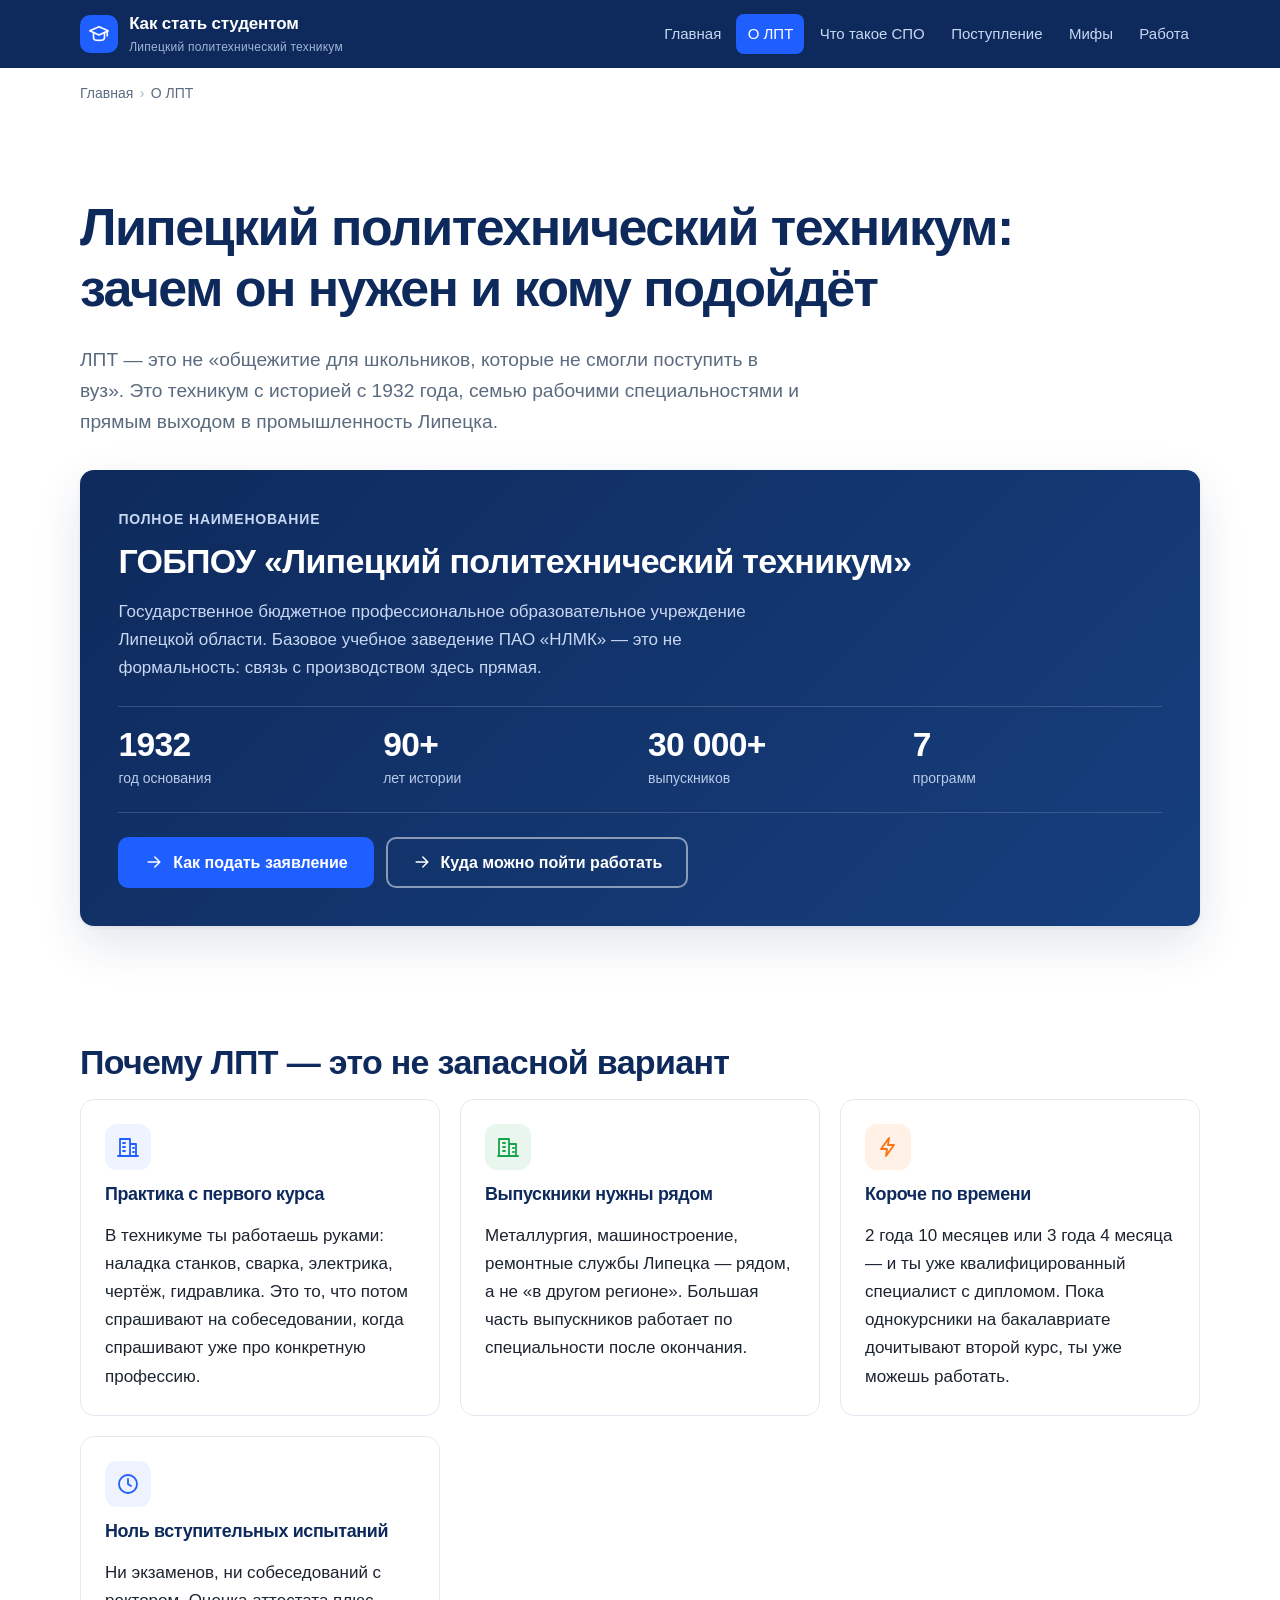
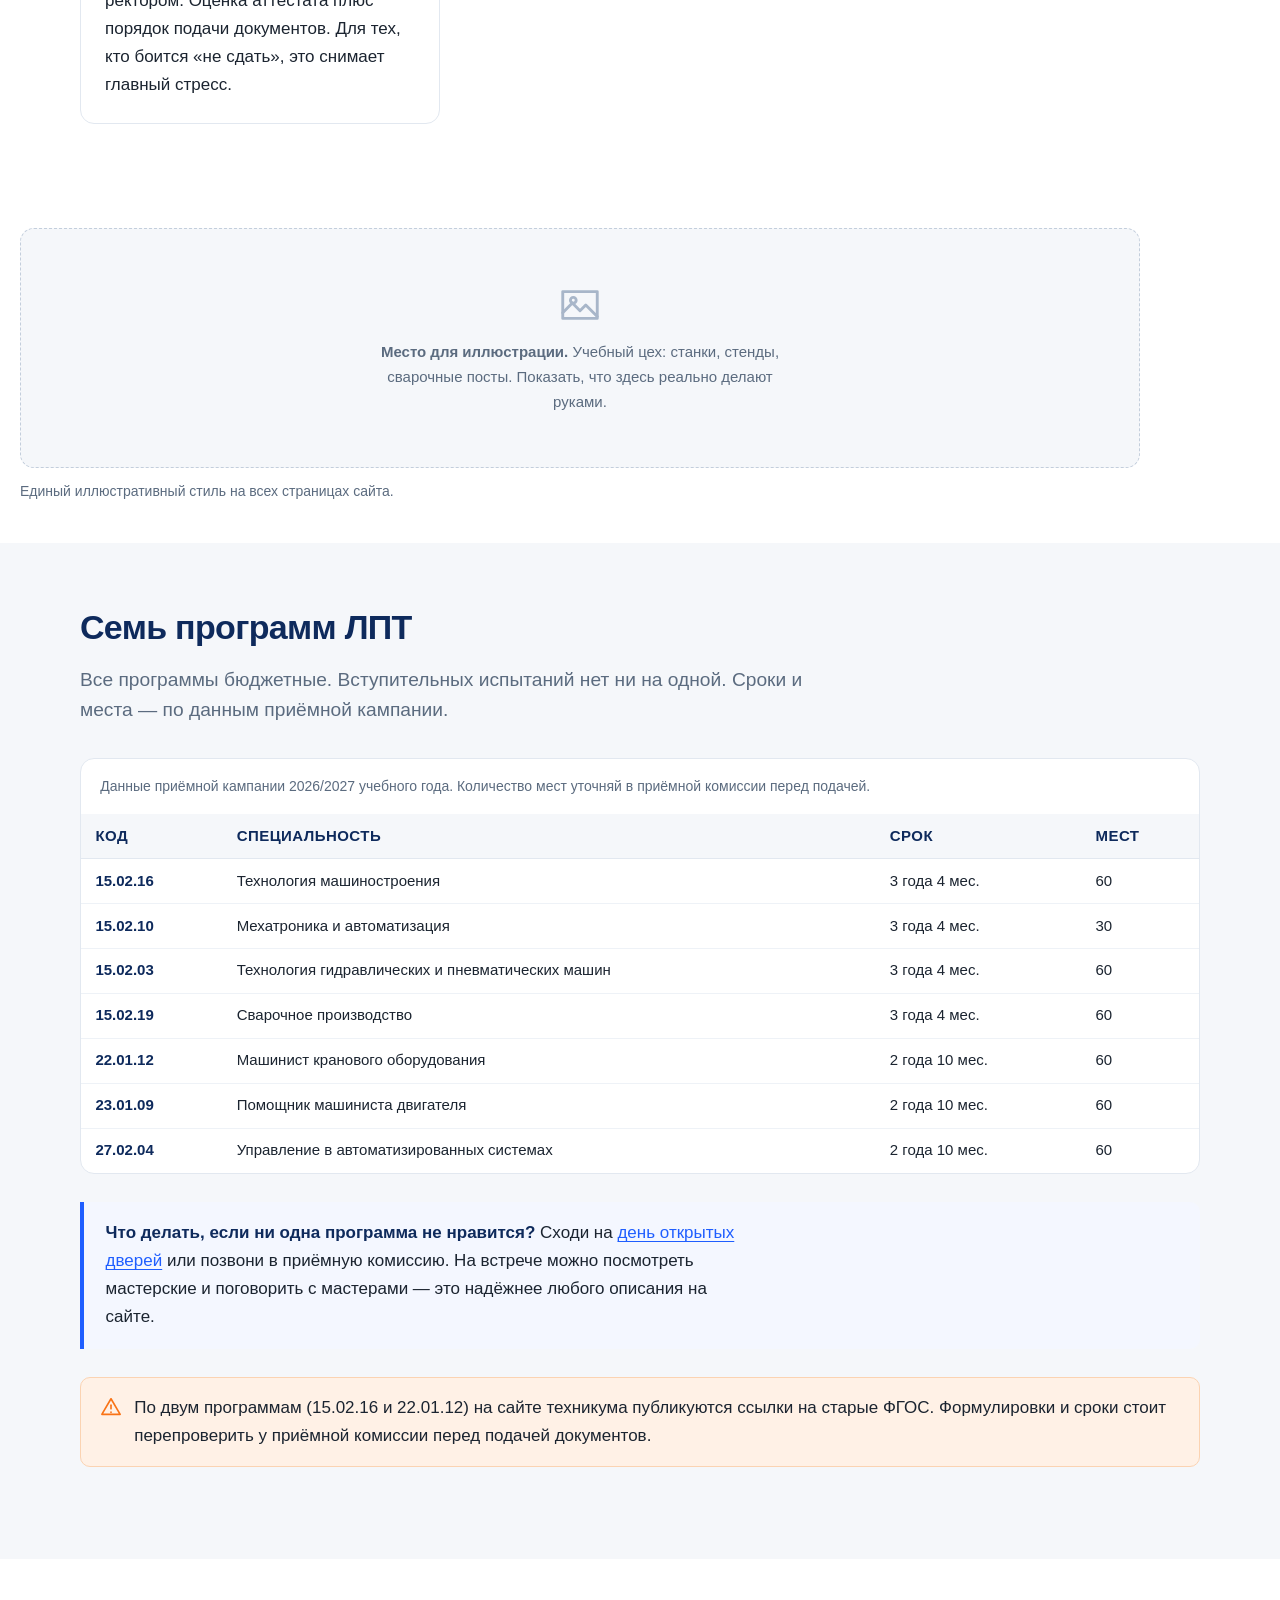
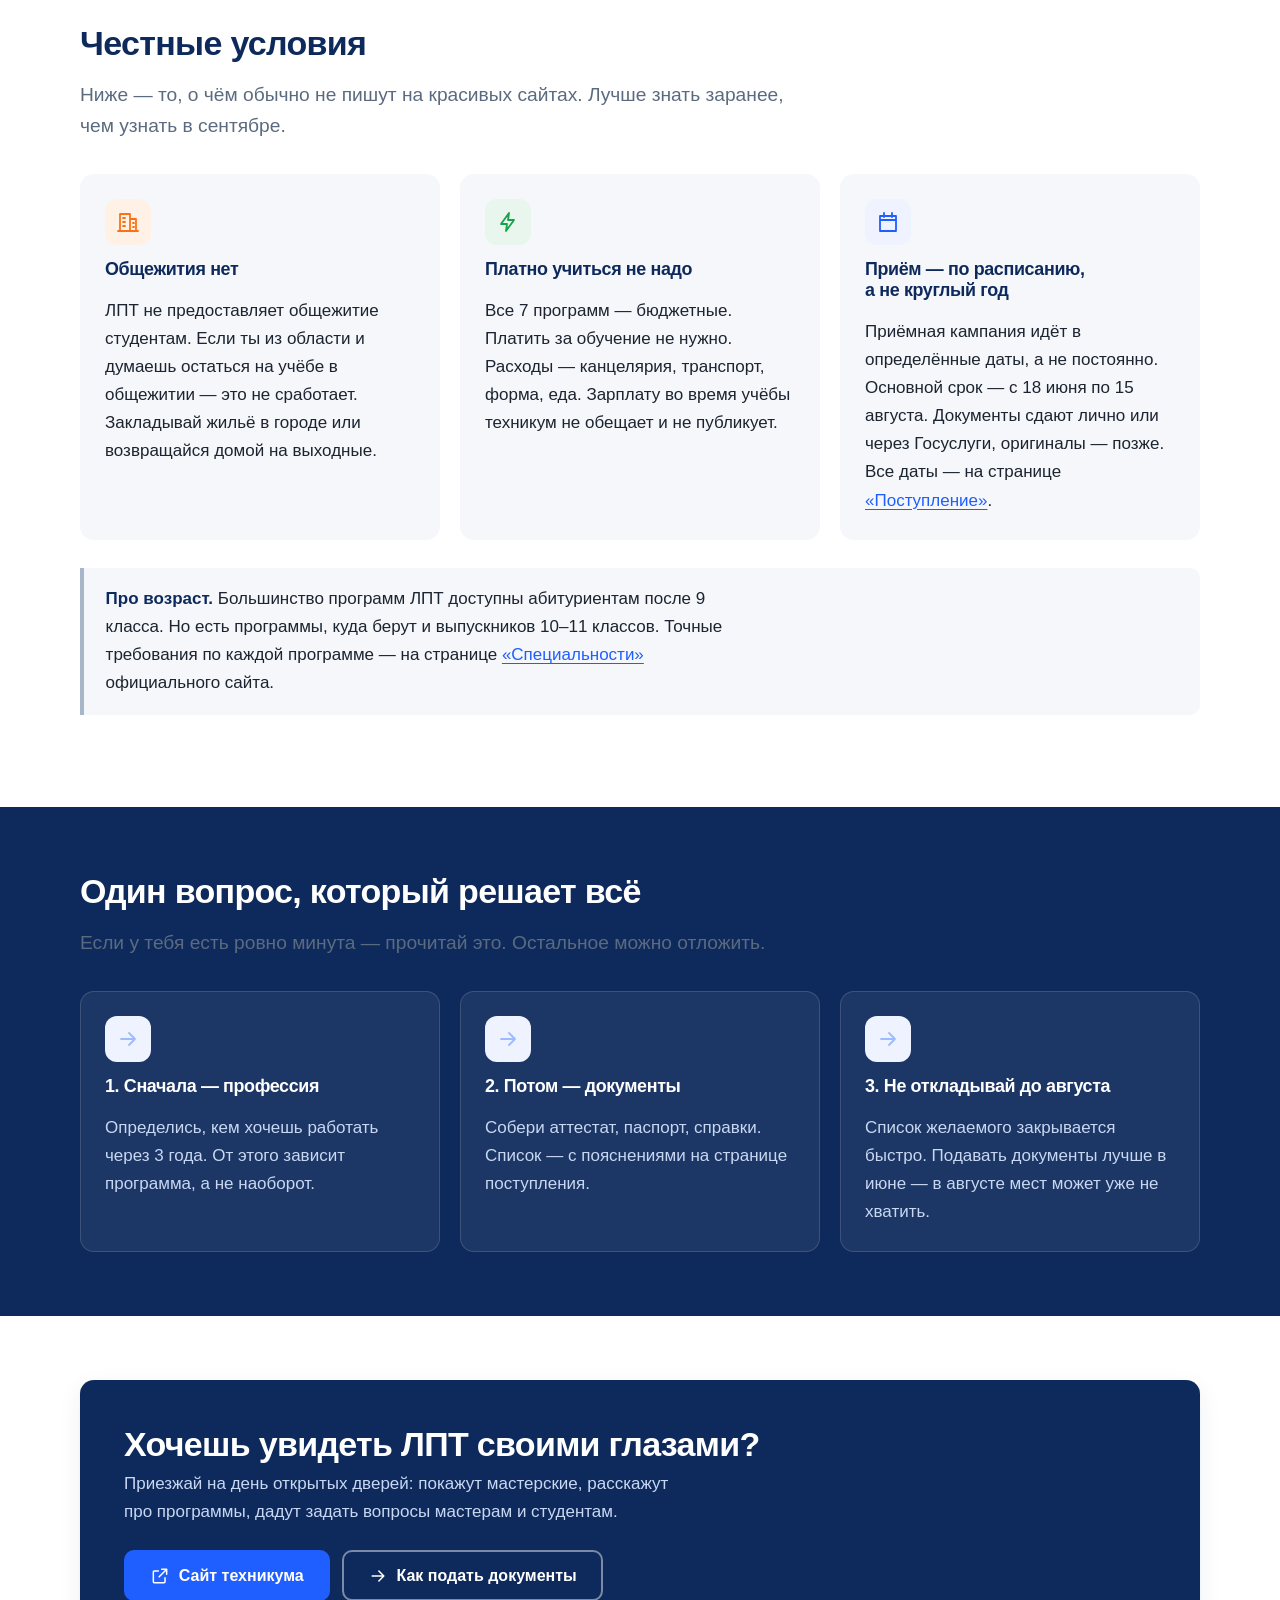
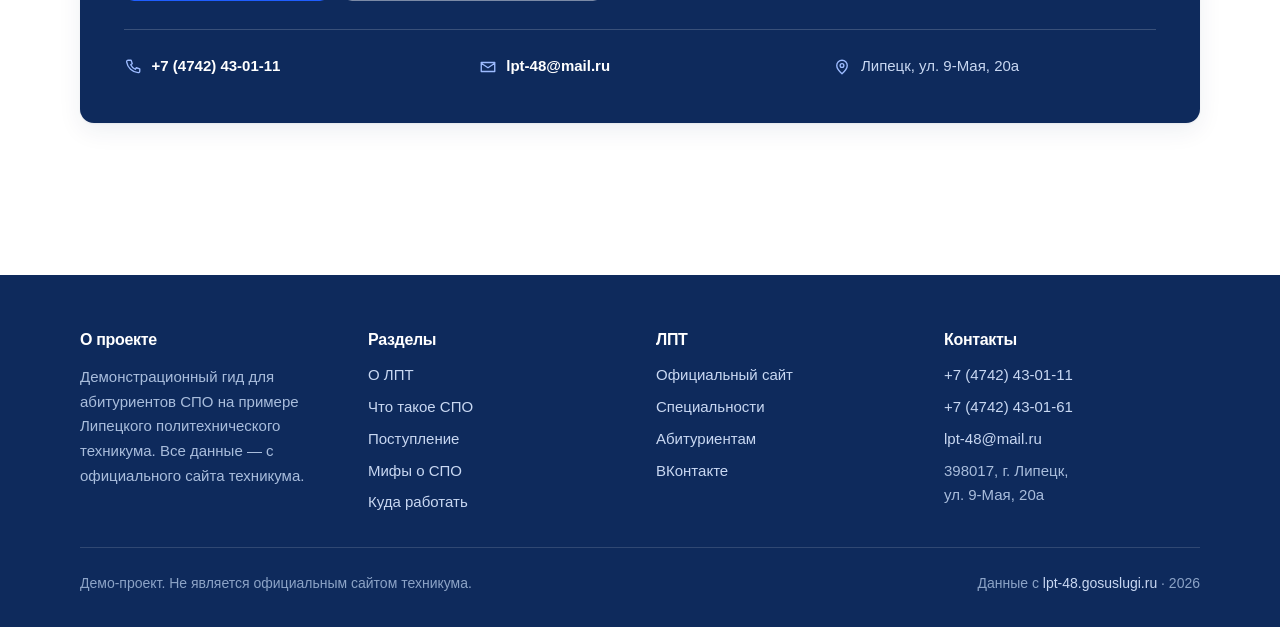
<file: lpt.html>
<!DOCTYPE html>
<html lang="ru">
<head>
<meta charset="UTF-8">
<meta name="viewport" content="width=device-width, initial-scale=1">
<title>О ЛПТ — Липецкий политехнический техникум</title>
<meta name="description" content="История, особенности и цифры Липецкого политехнического техникума: с 1932 года, 7 программ, 390 бюджетных мест, связь с НЛМК.">
<link rel="stylesheet" href="style.css">
</head>
<body>
<a class="skip" href="#main">Перейти к содержанию</a>

<header class="header">
  <div class="wrap header__in">
    <a class="header__brand" href="index.html">
      <span class="header__mark" aria-hidden="true">
        <svg viewBox="0 0 24 24" fill="none" stroke="currentColor" stroke-width="1.8" stroke-linecap="round" stroke-linejoin="round"><path d="M2 8.5 12 4l10 4.5L12 13 2 8.5Z"/><path d="M6 10.8V16c0 1.7 2.7 3 6 3s6-1.3 6-3v-5.2"/><path d="M21 9v5"/></svg>
      </span>
      <span>Как стать студентом<small>Липецкий политехнический техникум</small></span>
    </a>
    <nav class="nav" aria-label="Основная навигация">
      <ul>
        <li><a href="index.html">Главная</a></li>
        <li><a href="lpt.html" aria-current="page">О ЛПТ</a></li>
        <li><a href="chto-takoe-spo.html">Что такое СПО</a></li>
        <li><a href="postuplenie.html">Поступление</a></li>
        <li><a href="mify.html">Мифы</a></li>
        <li><a href="kuda-rabotat.html">Работа</a></li>
      </ul>
    </nav>
  </div>
</header>

<nav class="crumbs" aria-label="Хлебные крошки">
  <div class="wrap">
    <ol>
      <li><a href="index.html">Главная</a></li>
      <li>О ЛПТ</li>
    </ol>
  </div>
</nav>

<main id="main">

  <section class="hero">
    <div class="wrap">
      <h1>Липецкий политехнический техникум: зачем он нужен и кому подойдёт</h1>
      <p class="lead">ЛПТ — это не «общежитие для школьников, которые не смогли поступить в вуз». Это техникум с историей с 1932 года, семью рабочими специальностями и прямым выходом в промышленность Липецка.</p>

      <div class="hero__panel">
        <p class="hero__eyebrow">Полное наименование</p>
        <h2>ГОБПОУ «Липецкий политехнический техникум»</h2>
        <p>Государственное бюджетное профессиональное образовательное учреждение Липецкой области. Базовое учебное заведение ПАО «НЛМК» — это не формальность: связь с производством здесь прямая.</p>

        <div class="hero__stats">
          <div><b>1932</b><span>год основания</span></div>
          <div><b>90+</b><span>лет истории</span></div>
          <div><b>30 000+</b><span>выпускников</span></div>
          <div><b>7</b><span>программ</span></div>
        </div>

        <div class="btn-row">
          <a class="btn btn--primary" href="postuplenie.html">
            <svg viewBox="0 0 24 24" fill="none" stroke="currentColor" stroke-width="1.8" stroke-linecap="round" stroke-linejoin="round"><path d="M5 12h14M13 6l6 6-6 6"/></svg>
            Как подать заявление
          </a>
          <a class="btn btn--ghost" href="kuda-rabotat.html">
            <svg viewBox="0 0 24 24" fill="none" stroke="currentColor" stroke-width="1.8" stroke-linecap="round" stroke-linejoin="round"><path d="M5 12h14M13 6l6 6-6 6"/></svg>
            Куда можно пойти работать
          </a>
        </div>
      </div>
    </div>
  </section>

  <section class="section">
    <div class="wrap">
      <h2>Почему ЛПТ — это не запасной вариант</h2>

      <div class="cards cards--2">
        <article class="card">
          <div class="card__icon" aria-hidden="true">
            <svg viewBox="0 0 24 24" fill="none" stroke="currentColor" stroke-width="1.8" stroke-linecap="round" stroke-linejoin="round"><path d="M4 21V4h10v17M14 9h6v12M7 8h2M7 12h2M7 16h2M17 13h1M17 17h1M2 21h20"/></svg>
          </div>
          <h3>Практика с первого курса</h3>
          <p>В техникуме ты работаешь руками: наладка станков, сварка, электрика, чертёж, гидравлика. Это то, что потом спрашивают на собеседовании, когда спрашивают уже про конкретную профессию.</p>
        </article>

        <article class="card">
          <div class="card__icon card__icon--green" aria-hidden="true">
            <svg viewBox="0 0 24 24" fill="none" stroke="currentColor" stroke-width="1.8" stroke-linecap="round" stroke-linejoin="round"><path d="M3 21V4h10v17M14 9h6v12M7 8h2M7 12h2M7 16h2M17 13h1M17 17h1M2 21h20"/></svg>
          </div>
          <h3>Выпускники нужны рядом</h3>
          <p>Металлургия, машиностроение, ремонтные службы Липецка — рядом, а не «в другом регионе». Большая часть выпускников работает по специальности после окончания.</p>
        </article>

        <article class="card">
          <div class="card__icon card__icon--orange" aria-hidden="true">
            <svg viewBox="0 0 24 24" fill="none" stroke="currentColor" stroke-width="1.8" stroke-linecap="round" stroke-linejoin="round"><path d="M13 3 5 14h6l-1 7 8-11h-6l1-7Z"/></svg>
          </div>
          <h3>Короче по времени</h3>
          <p>2 года 10 месяцев или 3 года 4 месяца — и ты уже квалифицированный специалист с дипломом. Пока однокурсники на бакалавриате дочитывают второй курс, ты уже можешь работать.</p>
        </article>

        <article class="card">
          <div class="card__icon" aria-hidden="true">
            <svg viewBox="0 0 24 24" fill="none" stroke="currentColor" stroke-width="1.8" stroke-linecap="round" stroke-linejoin="round"><circle cx="12" cy="12" r="9"/><path d="M12 7v5l3 2"/></svg>
          </div>
          <h3>Ноль вступительных испытаний</h3>
          <p>Ни экзаменов, ни собеседований с ректором. Оценка аттестата плюс порядок подачи документов. Для тех, кто боится «не сдать», это снимает главный стресс.</p>
        </article>
      </div>
    </div>
  </section>

  <figure class="figure wrap">
    <div class="figure__frame">
      <div>
        <svg viewBox="0 0 24 24" fill="none" stroke="currentColor" stroke-width="1.5" stroke-linecap="round" stroke-linejoin="round" aria-hidden="true"><path d="M3 5h18v14H3z"/><path d="M3 16l5-5 4 4 3-3 6 6"/><circle cx="8.5" cy="9.5" r="1.5"/></svg>
        <p><strong>Место для иллюстрации.</strong> Учебный цех: станки, стенды, сварочные посты. Показать, что здесь реально делают руками.</p>
      </div>
    </div>
    <figcaption>Единый иллюстративный стиль на всех страницах сайта.</figcaption>
  </figure>

  <section class="section section--tint">
    <div class="wrap">
      <h2>Семь программ ЛПТ</h2>
      <p class="lead">Все программы бюджетные. Вступительных испытаний нет ни на одной. Сроки и места — по данным приёмной кампании.</p>

      <div class="table-wrap">
        <table class="table--compact">
          <caption>Данные приёмной кампании 2026/2027 учебного года. Количество мест уточняй в приёмной комиссии перед подачей.</caption>
          <thead>
            <tr>
              <th scope="col">Код</th>
              <th scope="col">Специальность</th>
              <th scope="col">Срок</th>
              <th scope="col">Мест</th>
            </tr>
          </thead>
          <tbody>
            <tr>
              <td data-label="Код"><strong>15.02.16</strong></td>
              <td data-label="Специальность">Технология машиностроения</td>
              <td data-label="Срок">3 года 4 мес.</td>
              <td data-label="Мест">60</td>
            </tr>
            <tr>
              <td data-label="Код"><strong>15.02.10</strong></td>
              <td data-label="Специальность">Мехатроника и автоматизация</td>
              <td data-label="Срок">3 года 4 мес.</td>
              <td data-label="Мест">30</td>
            </tr>
            <tr>
              <td data-label="Код"><strong>15.02.03</strong></td>
              <td data-label="Специальность">Технология гидравлических и пневматических машин</td>
              <td data-label="Срок">3 года 4 мес.</td>
              <td data-label="Мест">60</td>
            </tr>
            <tr>
              <td data-label="Код"><strong>15.02.19</strong></td>
              <td data-label="Специальность">Сварочное производство</td>
              <td data-label="Срок">3 года 4 мес.</td>
              <td data-label="Мест">60</td>
            </tr>
            <tr>
              <td data-label="Код"><strong>22.01.12</strong></td>
              <td data-label="Специальность">Машинист кранового оборудования</td>
              <td data-label="Срок">2 года 10 мес.</td>
              <td data-label="Мест">60</td>
            </tr>
            <tr>
              <td data-label="Код"><strong>23.01.09</strong></td>
              <td data-label="Специальность">Помощник машиниста двигателя</td>
              <td data-label="Срок">2 года 10 мес.</td>
              <td data-label="Мест">60</td>
            </tr>
            <tr>
              <td data-label="Код"><strong>27.02.04</strong></td>
              <td data-label="Специальность">Управление в автоматизированных системах</td>
              <td data-label="Срок">2 года 10 мес.</td>
              <td data-label="Мест">60</td>
            </tr>
          </tbody>
        </table>
      </div>

      <div class="note">
        <p><strong>Что делать, если ни одна программа не нравится?</strong> Сходи на <a href="https://lpt-48.gosuslugi.ru/spetsialnosti/" target="_blank" rel="noopener">день открытых дверей</a> или позвони в приёмную комиссию. На встрече можно посмотреть мастерские и поговорить с мастерами — это надёжнее любого описания на сайте.</p>
      </div>

      <div class="warn">
        <svg viewBox="0 0 24 24" fill="none" stroke="currentColor" stroke-width="1.8" stroke-linecap="round" stroke-linejoin="round"><path d="M12 3 22 20H2z"/><path d="M12 10v4"/><path d="M12 17.5v.5"/></svg>
        <p>По двум программам (15.02.16 и 22.01.12) на сайте техникума публикуются ссылки на старые ФГОС. Формулировки и сроки стоит перепроверить у приёмной комиссии перед подачей документов.</p>
      </div>
    </div>
  </section>

  <section class="section">
    <div class="wrap">
      <h2>Честные условия</h2>
      <p class="lead">Ниже — то, о чём обычно не пишут на красивых сайтах. Лучше знать заранее, чем узнать в сентябре.</p>

      <div class="cards">
        <article class="card card--tint">
          <div class="card__icon card__icon--orange" aria-hidden="true">
            <svg viewBox="0 0 24 24" fill="none" stroke="currentColor" stroke-width="1.8" stroke-linecap="round" stroke-linejoin="round"><path d="M4 21V4h10v17M14 9h6v12M7 8h2M7 12h2M7 16h2M17 13h1M17 17h1M2 21h20"/></svg>
          </div>
          <h3>Общежития нет</h3>
          <p>ЛПТ не предоставляет общежитие студентам. Если ты из области и думаешь остаться на учёбе в общежитии — это не сработает. Закладывай жильё в городе или возвращайся домой на выходные.</p>
        </article>

        <article class="card card--tint">
          <div class="card__icon card__icon--green" aria-hidden="true">
            <svg viewBox="0 0 24 24" fill="none" stroke="currentColor" stroke-width="1.8" stroke-linecap="round" stroke-linejoin="round"><path d="M13 3 5 14h6l-1 7 8-11h-6l1-7Z"/></svg>
          </div>
          <h3>Платно учиться не надо</h3>
          <p>Все 7 программ — бюджетные. Платить за обучение не нужно. Расходы — канцелярия, транспорт, форма, еда. Зарплату во время учёбы техникум не обещает и не публикует.</p>
        </article>

        <article class="card card--tint">
          <div class="card__icon" aria-hidden="true">
            <svg viewBox="0 0 24 24" fill="none" stroke="currentColor" stroke-width="1.8" stroke-linecap="round" stroke-linejoin="round"><path d="M4 6h16v15H4zM4 10h16M8 3v4M16 3v4"/></svg>
          </div>
          <h3>Приём — по расписанию, а не круглый год</h3>
          <p>Приёмная кампания идёт в определённые даты, а не постоянно. Основной срок — с 18 июня по 15 августа. Документы сдают лично или через Госуслуги, оригиналы — позже. Все даты — на странице <a href="postuplenie.html">«Поступление»</a>.</p>
        </article>
      </div>

      <div class="note note--grey">
        <p><strong>Про возраст.</strong> Большинство программ ЛПТ доступны абитуриентам после 9 класса. Но есть программы, куда берут и выпускников 10–11 классов. Точные требования по каждой программе — на странице <a href="https://lpt-48.gosuslugi.ru/spetsialnosti/" target="_blank" rel="noopener">«Специальности»</a> официального сайта.</p>
      </div>
    </div>
  </section>

  <section class="section section--dark">
    <div class="wrap">
      <h2>Один вопрос, который решает всё</h2>
      <p class="lead">Если у тебя есть ровно минута — прочитай это. Остальное можно отложить.</p>

      <div class="cards">
        <div class="card" style="background:rgba(255,255,255,.06);border-color:rgba(255,255,255,.14)">
          <div class="card__icon" aria-hidden="true"><svg viewBox="0 0 24 24" fill="none" stroke="#9DBBFF" stroke-width="1.8" stroke-linecap="round" stroke-linejoin="round"><path d="M5 12h14M13 6l6 6-6 6"/></svg></div>
          <h3 style="color:#fff">1. Сначала — профессия</h3>
          <p style="color:#C9D8F2">Определись, кем хочешь работать через 3 года. От этого зависит программа, а не наоборот.</p>
        </div>
        <div class="card" style="background:rgba(255,255,255,.06);border-color:rgba(255,255,255,.14)">
          <div class="card__icon" aria-hidden="true"><svg viewBox="0 0 24 24" fill="none" stroke="#9DBBFF" stroke-width="1.8" stroke-linecap="round" stroke-linejoin="round"><path d="M5 12h14M13 6l6 6-6 6"/></svg></div>
          <h3 style="color:#fff">2. Потом — документы</h3>
          <p style="color:#C9D8F2">Собери аттестат, паспорт, справки. Список — с пояснениями на странице поступления.</p>
        </div>
        <div class="card" style="background:rgba(255,255,255,.06);border-color:rgba(255,255,255,.14)">
          <div class="card__icon" aria-hidden="true"><svg viewBox="0 0 24 24" fill="none" stroke="#9DBBFF" stroke-width="1.8" stroke-linecap="round" stroke-linejoin="round"><path d="M5 12h14M13 6l6 6-6 6"/></svg></div>
          <h3 style="color:#fff">3. Не откладывай до августа</h3>
          <p style="color:#C9D8F2">Список желаемого закрывается быстро. Подавать документы лучше в июне — в августе мест может уже не хватить.</p>
        </div>
      </div>
    </div>
  </section>

  <section class="section">
    <div class="wrap">
      <div class="cta">
        <h2>Хочешь увидеть ЛПТ своими глазами?</h2>
        <p>Приезжай на день открытых дверей: покажут мастерские, расскажут про программы, дадут задать вопросы мастерам и студентам.</p>
        <div class="btn-row">
          <a class="btn btn--primary" href="https://lpt-48.gosuslugi.ru" target="_blank" rel="noopener">
            <svg viewBox="0 0 24 24" fill="none" stroke="currentColor" stroke-width="1.8" stroke-linecap="round" stroke-linejoin="round"><path d="M14 4h6v6M20 4l-9 9M18 14v5a1 1 0 0 1-1 1H5a1 1 0 0 1-1-1V7a1 1 0 0 1 1-1h5"/></svg>
            Сайт техникума
          </a>
          <a class="btn btn--line" href="postuplenie.html">
            <svg viewBox="0 0 24 24" fill="none" stroke="currentColor" stroke-width="1.8" stroke-linecap="round" stroke-linejoin="round"><path d="M5 12h14M13 6l6 6-6 6"/></svg>
            Как подать документы
          </a>
        </div>

        <div class="cta__contacts">
          <div>
            <svg viewBox="0 0 24 24" fill="none" stroke="currentColor" stroke-width="1.8" stroke-linecap="round" stroke-linejoin="round"><path d="M6.5 3h3l1.5 4.5-2 1.5a12 12 0 0 0 6 6l1.5-2L21 14.5v3a2 2 0 0 1-2.2 2A17 17 0 0 1 3.5 5.2 2 2 0 0 1 5.5 3h1Z"/></svg>
            <a href="tel:+7472430111">+7 (4742) 43-01-11</a>
          </div>
          <div>
            <svg viewBox="0 0 24 24" fill="none" stroke="currentColor" stroke-width="1.8" stroke-linecap="round" stroke-linejoin="round"><path d="M3 6h18v12H3zM3 7l9 6 9-6"/></svg>
            <a href="mailto:lpt-48@mail.ru">lpt-48@mail.ru</a>
          </div>
          <div>
            <svg viewBox="0 0 24 24" fill="none" stroke="currentColor" stroke-width="1.8" stroke-linecap="round" stroke-linejoin="round"><path d="M12 21s7-6.2 7-11a7 7 0 1 0-14 0c0 4.8 7 11 7 11Z"/><circle cx="12" cy="10" r="2.5"/></svg>
            Липецк, ул. 9-Мая, 20а
          </div>
        </div>
      </div>
    </div>
  </section>

</main>

<footer class="footer">
  <div class="wrap">
    <div class="footer__grid">
      <div>
        <h3>О проекте</h3>
        <p>Демонстрационный гид для абитуриентов СПО на примере Липецкого политехнического техникума. Все данные — с официального сайта техникума.</p>
      </div>
      <div>
        <h3>Разделы</h3>
        <ul>
          <li><a href="lpt.html">О ЛПТ</a></li>
          <li><a href="chto-takoe-spo.html">Что такое СПО</a></li>
          <li><a href="postuplenie.html">Поступление</a></li>
          <li><a href="mify.html">Мифы о СПО</a></li>
          <li><a href="kuda-rabotat.html">Куда работать</a></li>
        </ul>
      </div>
      <div>
        <h3>ЛПТ</h3>
        <ul>
          <li><a href="https://lpt-48.gosuslugi.ru" target="_blank" rel="noopener">Официальный сайт</a></li>
          <li><a href="https://lpt-48.gosuslugi.ru/spetsialnosti/" target="_blank" rel="noopener">Специальности</a></li>
          <li><a href="https://lpt-48.gosuslugi.ru/abiturientam/" target="_blank" rel="noopener">Абитуриентам</a></li>
          <li><a href="https://vk.com/politehlip" target="_blank" rel="noopener">ВКонтакте</a></li>
        </ul>
      </div>
      <div>
        <h3>Контакты</h3>
        <ul>
          <li><a href="tel:+7472430111">+7 (4742) 43-01-11</a></li>
          <li><a href="tel:+7472430161">+7 (4742) 43-01-61</a></li>
          <li><a href="mailto:lpt-48@mail.ru">lpt-48@mail.ru</a></li>
          <li>398017, г. Липецк,<br>ул. 9-Мая, 20а</li>
        </ul>
      </div>
    </div>
    <div class="footer__bottom">
      <p>Демо-проект. Не является официальным сайтом техникума.</p>
      <p>Данные с <a href="https://lpt-48.gosuslugi.ru" target="_blank" rel="noopener">lpt-48.gosuslugi.ru</a> · 2026</p>
    </div>
  </div>
</footer>

</body>
</html>
</file>
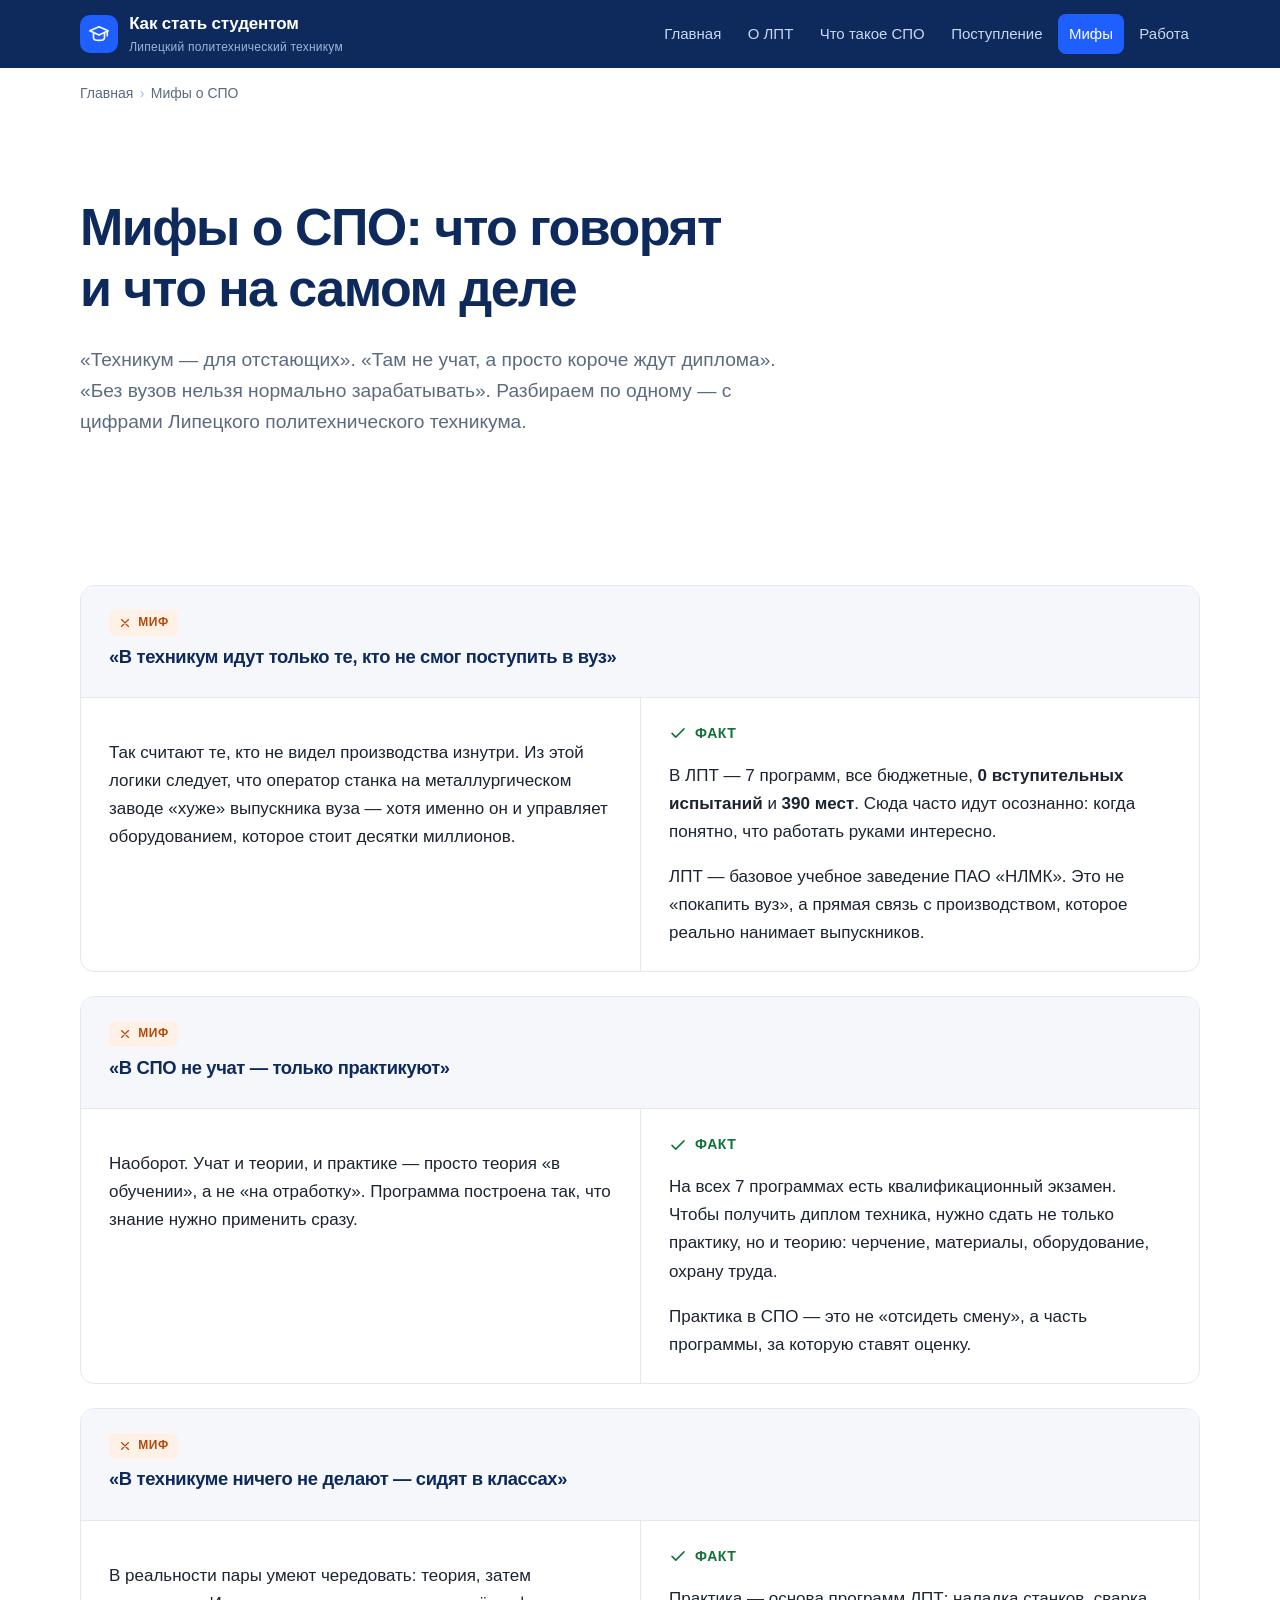
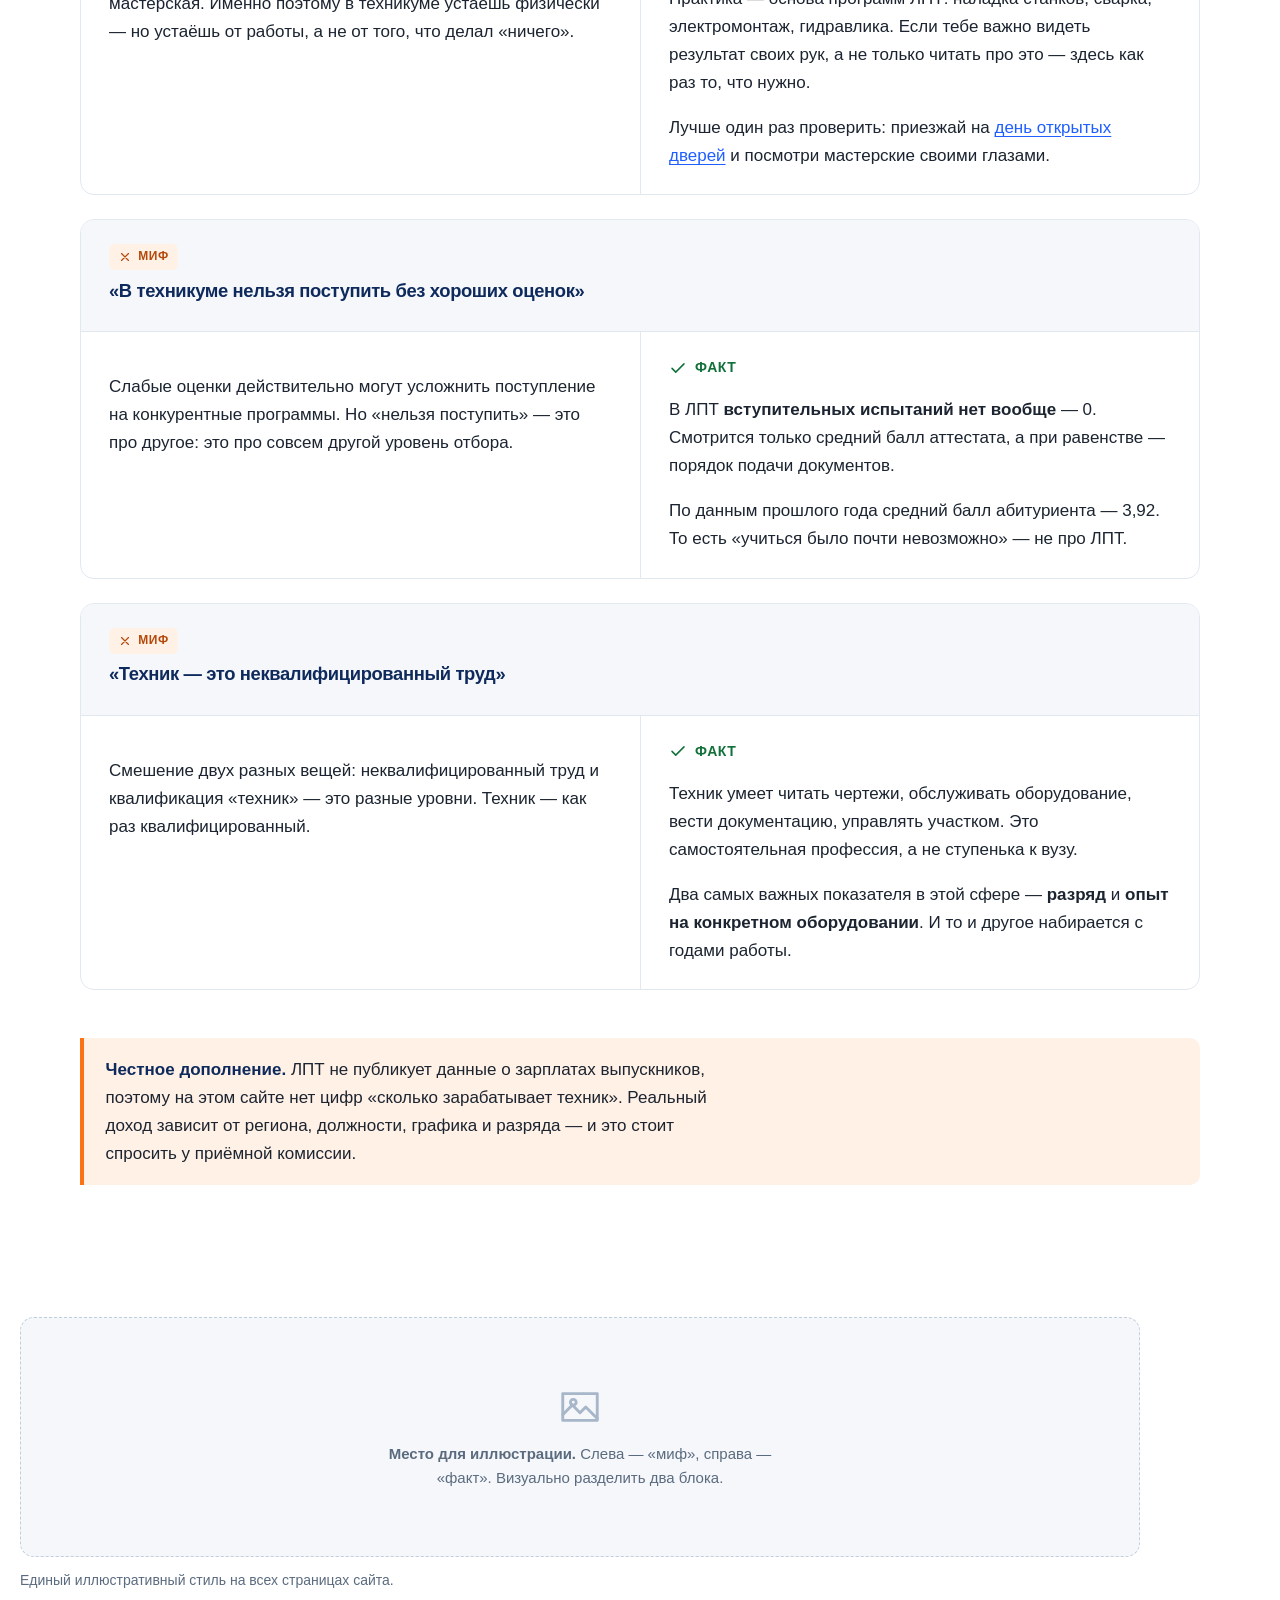
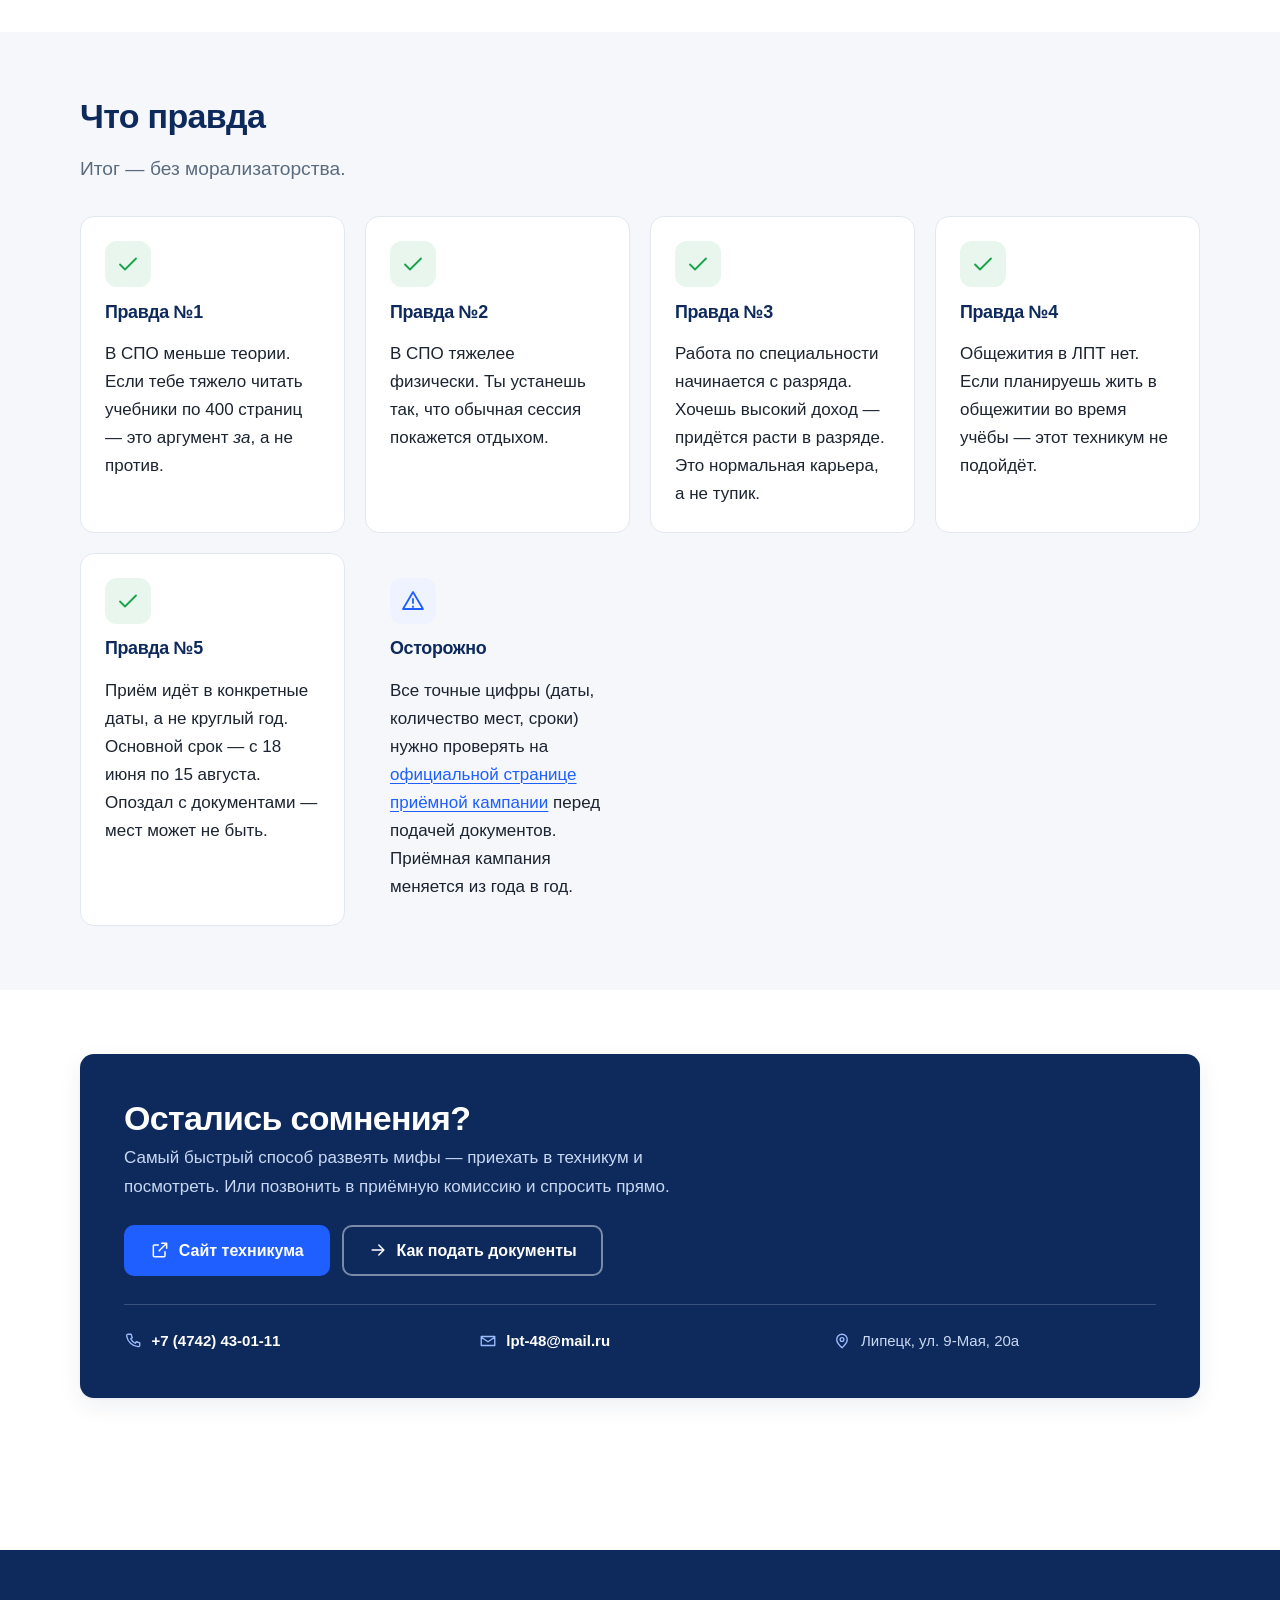
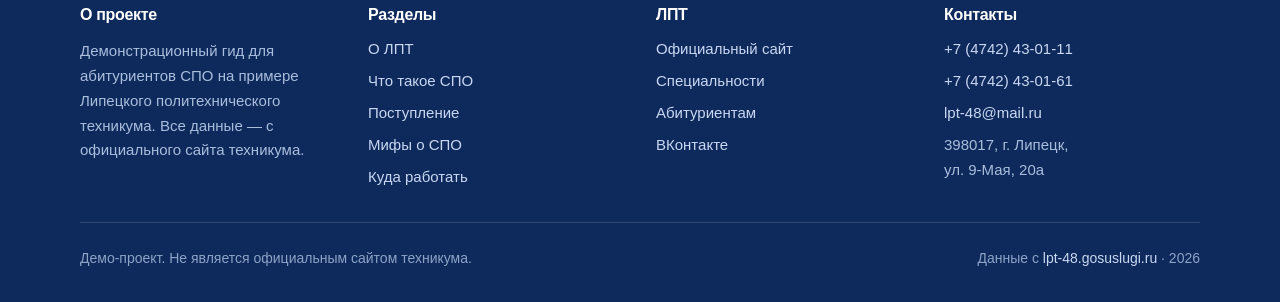
<file: mify.html>
<!DOCTYPE html>
<html lang="ru">
<head>
<meta charset="UTF-8">
<meta name="viewport" content="width=device-width, initial-scale=1">
<title>Мифы о СПО — что на самом деле</title>
<meta name="description" content="Пять популярных мифов о техникумах и колледжах и как они на самом деле выглядят на примере Липецкого политехнического техникума.">
<link rel="stylesheet" href="style.css">
</head>
<body>
<a class="skip" href="#main">Перейти к содержанию</a>

<header class="header">
  <div class="wrap header__in">
    <a class="header__brand" href="index.html">
      <span class="header__mark" aria-hidden="true">
        <svg viewBox="0 0 24 24" fill="none" stroke="currentColor" stroke-width="1.8" stroke-linecap="round" stroke-linejoin="round"><path d="M2 8.5 12 4l10 4.5L12 13 2 8.5Z"/><path d="M6 10.8V16c0 1.7 2.7 3 6 3s6-1.3 6-3v-5.2"/><path d="M21 9v5"/></svg>
      </span>
      <span>Как стать студентом<small>Липецкий политехнический техникум</small></span>
    </a>
    <nav class="nav" aria-label="Основная навигация">
      <ul>
        <li><a href="index.html">Главная</a></li>
        <li><a href="lpt.html">О ЛПТ</a></li>
        <li><a href="chto-takoe-spo.html">Что такое СПО</a></li>
        <li><a href="postuplenie.html">Поступление</a></li>
        <li><a href="mify.html" aria-current="page">Мифы</a></li>
        <li><a href="kuda-rabotat.html">Работа</a></li>
      </ul>
    </nav>
  </div>
</header>

<nav class="crumbs" aria-label="Хлебные крошки">
  <div class="wrap">
    <ol>
      <li><a href="index.html">Главная</a></li>
      <li>Мифы о СПО</li>
    </ol>
  </div>
</nav>

<main id="main">

  <section class="hero">
    <div class="wrap">
      <h1>Мифы о СПО: что говорят и что на самом деле</h1>
      <p class="lead">«Техникум — для отстающих». «Там не учат, а просто короче ждут диплома». «Без вузов нельзя нормально зарабатывать». Разбираем по одному — с цифрами Липецкого политехнического техникума.</p>
    </div>
  </section>

  <section class="section">
    <div class="wrap">
      <div class="myths">

        <article class="myth">
          <div class="myth__head">
            <span class="myth__tag">
              <svg viewBox="0 0 24 24" fill="none" stroke="currentColor" stroke-width="2" stroke-linecap="round" aria-hidden="true"><path d="M6 6l12 12M18 6 6 18"/></svg>
              Миф
            </span>
            <h3>«В техникум идут только те, кто не смог поступить в вуз»</h3>
          </div>
          <div class="myth__body">
            <div class="myth__fact" style="border-left:0">
              <p>Так считают те, кто не видел производства изнутри. Из этой логики следует, что оператор станка на металлургическом заводе «хуже» выпускника вуза — хотя именно он и управляет оборудованием, которое стоит десятки миллионов.</p>
            </div>
            <div class="myth__fact">
              <b>
                <svg viewBox="0 0 24 24" fill="none" stroke="currentColor" stroke-width="2" stroke-linecap="round" stroke-linejoin="round"><path d="M4 12.5 9 17.5 20 6.5"/></svg>
                Факт
              </b>
              <p>В ЛПТ — 7 программ, все бюджетные, <strong>0 вступительных испытаний</strong> и <strong>390 мест</strong>. Сюда часто идут осознанно: когда понятно, что работать руками интересно.</p>
              <p>ЛПТ — базовое учебное заведение ПАО «НЛМК». Это не «покапить вуз», а прямая связь с производством, которое реально нанимает выпускников.</p>
            </div>
          </div>
        </article>

        <article class="myth">
          <div class="myth__head">
            <span class="myth__tag">
              <svg viewBox="0 0 24 24" fill="none" stroke="currentColor" stroke-width="2" stroke-linecap="round" aria-hidden="true"><path d="M6 6l12 12M18 6 6 18"/></svg>
              Миф
            </span>
            <h3>«В СПО не учат — только практикуют»</h3>
          </div>
          <div class="myth__body">
            <div class="myth__fact" style="border-left:0">
              <p>Наоборот. Учат и теории, и практике — просто теория «в обучении», а не «на отработку». Программа построена так, что знание нужно применить сразу.</p>
            </div>
            <div class="myth__fact">
              <b>
                <svg viewBox="0 0 24 24" fill="none" stroke="currentColor" stroke-width="2" stroke-linecap="round" stroke-linejoin="round"><path d="M4 12.5 9 17.5 20 6.5"/></svg>
                Факт
              </b>
              <p>На всех 7 программах есть квалификационный экзамен. Чтобы получить диплом техника, нужно сдать не только практику, но и теорию: черчение, материалы, оборудование, охрану труда.</p>
              <p>Практика в СПО — это не «отсидеть смену», а часть программы, за которую ставят оценку.</p>
            </div>
          </div>
        </article>

        <article class="myth">
          <div class="myth__head">
            <span class="myth__tag">
              <svg viewBox="0 0 24 24" fill="none" stroke="currentColor" stroke-width="2" stroke-linecap="round" aria-hidden="true"><path d="M6 6l12 12M18 6 6 18"/></svg>
              Миф
            </span>
            <h3>«В техникуме ничего не делают — сидят в классах»</h3>
          </div>
          <div class="myth__body">
            <div class="myth__fact" style="border-left:0">
              <p>В реальности пары умеют чередовать: теория, затем мастерская. Именно поэтому в техникуме устаёшь физически — но устаёшь от работы, а не от того, что делал «ничего».</p>
            </div>
            <div class="myth__fact">
              <b>
                <svg viewBox="0 0 24 24" fill="none" stroke="currentColor" stroke-width="2" stroke-linecap="round" stroke-linejoin="round"><path d="M4 12.5 9 17.5 20 6.5"/></svg>
                Факт
              </b>
              <p>Практика — основа программ ЛПТ: наладка станков, сварка, электромонтаж, гидравлика. Если тебе важно видеть результат своих рук, а не только читать про это — здесь как раз то, что нужно.</p>
              <p>Лучше один раз проверить: приезжай на <a href="https://lpt-48.gosuslugi.ru" target="_blank" rel="noopener">день открытых дверей</a> и посмотри мастерские своими глазами.</p>
            </div>
          </div>
        </article>

        <article class="myth">
          <div class="myth__head">
            <span class="myth__tag">
              <svg viewBox="0 0 24 24" fill="none" stroke="currentColor" stroke-width="2" stroke-linecap="round" aria-hidden="true"><path d="M6 6l12 12M18 6 6 18"/></svg>
              Миф
            </span>
            <h3>«В техникуме нельзя поступить без хороших оценок»</h3>
          </div>
          <div class="myth__body">
            <div class="myth__fact" style="border-left:0">
              <p>Слабые оценки действительно могут усложнить поступление на конкурентные программы. Но «нельзя поступить» — это про другое: это про совсем другой уровень отбора.</p>
            </div>
            <div class="myth__fact">
              <b>
                <svg viewBox="0 0 24 24" fill="none" stroke="currentColor" stroke-width="2" stroke-linecap="round" stroke-linejoin="round"><path d="M4 12.5 9 17.5 20 6.5"/></svg>
                Факт
              </b>
              <p>В ЛПТ <strong>вступительных испытаний нет вообще</strong> — 0. Смотрится только средний балл аттестата, а при равенстве — порядок подачи документов.</p>
              <p>По данным прошлого года средний балл абитуриента — 3,92. То есть «учиться было почти невозможно» — не про ЛПТ.</p>
            </div>
          </div>
        </article>

        <article class="myth">
          <div class="myth__head">
            <span class="myth__tag">
              <svg viewBox="0 0 24 24" fill="none" stroke="currentColor" stroke-width="2" stroke-linecap="round" aria-hidden="true"><path d="M6 6l12 12M18 6 6 18"/></svg>
              Миф
            </span>
            <h3>«Техник — это неквалифицированный труд»</h3>
          </div>
          <div class="myth__body">
            <div class="myth__fact" style="border-left:0">
              <p>Смешение двух разных вещей: неквалифицированный труд и квалификация «техник» — это разные уровни. Техник — как раз квалифицированный.</p>
            </div>
            <div class="myth__fact">
              <b>
                <svg viewBox="0 0 24 24" fill="none" stroke="currentColor" stroke-width="2" stroke-linecap="round" stroke-linejoin="round"><path d="M4 12.5 9 17.5 20 6.5"/></svg>
                Факт
              </b>
              <p>Техник умеет читать чертежи, обслуживать оборудование, вести документацию, управлять участком. Это самостоятельная профессия, а не ступенька к вузу.</p>
              <p>Два самых важных показателя в этой сфере — <strong>разряд</strong> и <strong>опыт на конкретном оборудовании</strong>. И то и другое набирается с годами работы.</p>
            </div>
          </div>
        </article>

      </div>

      <div class="note note--orange" style="margin-top:3rem">
        <p><strong>Честное дополнение.</strong> ЛПТ не публикует данные о зарплатах выпускников, поэтому на этом сайте нет цифр «сколько зарабатывает техник». Реальный доход зависит от региона, должности, графика и разряда — и это стоит спросить у приёмной комиссии.</p>
      </div>
    </div>
  </section>

  <figure class="figure wrap">
    <div class="figure__frame">
      <div>
        <svg viewBox="0 0 24 24" fill="none" stroke="currentColor" stroke-width="1.5" stroke-linecap="round" stroke-linejoin="round" aria-hidden="true"><path d="M3 5h18v14H3z"/><path d="M3 16l5-5 4 4 3-3 6 6"/><circle cx="8.5" cy="9.5" r="1.5"/></svg>
        <p><strong>Место для иллюстрации.</strong> Слева — «миф», справа — «факт». Визуально разделить два блока.</p>
      </div>
    </div>
    <figcaption>Единый иллюстративный стиль на всех страницах сайта.</figcaption>
  </figure>

  <section class="section section--tint">
    <div class="wrap">
      <h2>Что правда</h2>
      <p class="lead">Итог — без морализаторства.</p>

      <div class="cards">
        <article class="card">
          <div class="card__icon card__icon--green" aria-hidden="true">
            <svg viewBox="0 0 24 24" fill="none" stroke="currentColor" stroke-width="1.8" stroke-linecap="round" stroke-linejoin="round"><path d="M4 12.5 9 17.5 20 6.5"/></svg>
          </div>
          <h3>Правда №1</h3>
          <p>В СПО меньше теории. Если тебе тяжело читать учебники по 400 страниц — это аргумент <em>за</em>, а не против.</p>
        </article>
        <article class="card">
          <div class="card__icon card__icon--green" aria-hidden="true">
            <svg viewBox="0 0 24 24" fill="none" stroke="currentColor" stroke-width="1.8" stroke-linecap="round" stroke-linejoin="round"><path d="M4 12.5 9 17.5 20 6.5"/></svg>
          </div>
          <h3>Правда №2</h3>
          <p>В СПО тяжелее физически. Ты устанешь так, что обычная сессия покажется отдыхом.</p>
        </article>
        <article class="card">
          <div class="card__icon card__icon--green" aria-hidden="true">
            <svg viewBox="0 0 24 24" fill="none" stroke="currentColor" stroke-width="1.8" stroke-linecap="round" stroke-linejoin="round"><path d="M4 12.5 9 17.5 20 6.5"/></svg>
          </div>
          <h3>Правда №3</h3>
          <p>Работа по специальности начинается с разряда. Хочешь высокий доход — придётся расти в разряде. Это нормальная карьера, а не тупик.</p>
        </article>
        <article class="card">
          <div class="card__icon card__icon--green" aria-hidden="true">
            <svg viewBox="0 0 24 24" fill="none" stroke="currentColor" stroke-width="1.8" stroke-linecap="round" stroke-linejoin="round"><path d="M4 12.5 9 17.5 20 6.5"/></svg>
          </div>
          <h3>Правда №4</h3>
          <p>Общежития в ЛПТ нет. Если планируешь жить в общежитии во время учёбы — этот техникум не подойдёт.</p>
        </article>
        <article class="card">
          <div class="card__icon card__icon--green" aria-hidden="true">
            <svg viewBox="0 0 24 24" fill="none" stroke="currentColor" stroke-width="1.8" stroke-linecap="round" stroke-linejoin="round"><path d="M4 12.5 9 17.5 20 6.5"/></svg>
          </div>
          <h3>Правда №5</h3>
          <p>Приём идёт в конкретные даты, а не круглый год. Основной срок — с 18 июня по 15 августа. Опоздал с документами — мест может не быть.</p>
        </article>
        <article class="card card--tint">
          <div class="card__icon" aria-hidden="true">
            <svg viewBox="0 0 24 24" fill="none" stroke="currentColor" stroke-width="1.8" stroke-linecap="round" stroke-linejoin="round"><path d="M12 3 22 20H2z"/><path d="M12 10v4"/><path d="M12 17.5v.5"/></svg>
          </div>
          <h3>Осторожно</h3>
          <p>Все точные цифры (даты, количество мест, сроки) нужно проверять на <a href="https://lpt-48.gosuslugi.ru/abiturientam/priemnaya-kampaniya/" target="_blank" rel="noopener">официальной странице приёмной кампании</a> перед подачей документов. Приёмная кампания меняется из года в год.</p>
        </article>
      </div>
    </div>
  </section>

  <section class="section">
    <div class="wrap">
      <div class="cta">
        <h2>Остались сомнения?</h2>
        <p>Самый быстрый способ развеять мифы — приехать в техникум и посмотреть. Или позвонить в приёмную комиссию и спросить прямо.</p>
        <div class="btn-row">
          <a class="btn btn--primary" href="https://lpt-48.gosuslugi.ru" target="_blank" rel="noopener">
            <svg viewBox="0 0 24 24" fill="none" stroke="currentColor" stroke-width="1.8" stroke-linecap="round" stroke-linejoin="round"><path d="M14 4h6v6M20 4l-9 9M18 14v5a1 1 0 0 1-1 1H5a1 1 0 0 1-1-1V7a1 1 0 0 1 1-1h5"/></svg>
            Сайт техникума
          </a>
          <a class="btn btn--line" href="postuplenie.html">
            <svg viewBox="0 0 24 24" fill="none" stroke="currentColor" stroke-width="1.8" stroke-linecap="round" stroke-linejoin="round"><path d="M5 12h14M13 6l6 6-6 6"/></svg>
            Как подать документы
          </a>
        </div>

        <div class="cta__contacts">
          <div>
            <svg viewBox="0 0 24 24" fill="none" stroke="currentColor" stroke-width="1.8" stroke-linecap="round" stroke-linejoin="round"><path d="M6.5 3h3l1.5 4.5-2 1.5a12 12 0 0 0 6 6l1.5-2L21 14.5v3a2 2 0 0 1-2.2 2A17 17 0 0 1 3.5 5.2 2 2 0 0 1 5.5 3h1Z"/></svg>
            <a href="tel:+7472430111">+7 (4742) 43-01-11</a>
          </div>
          <div>
            <svg viewBox="0 0 24 24" fill="none" stroke="currentColor" stroke-width="1.8" stroke-linecap="round" stroke-linejoin="round"><path d="M3 6h18v12H3zM3 7l9 6 9-6"/></svg>
            <a href="mailto:lpt-48@mail.ru">lpt-48@mail.ru</a>
          </div>
          <div>
            <svg viewBox="0 0 24 24" fill="none" stroke="currentColor" stroke-width="1.8" stroke-linecap="round" stroke-linejoin="round"><path d="M12 21s7-6.2 7-11a7 7 0 1 0-14 0c0 4.8 7 11 7 11Z"/><circle cx="12" cy="10" r="2.5"/></svg>
            Липецк, ул. 9-Мая, 20а
          </div>
        </div>
      </div>
    </div>
  </section>

</main>

<footer class="footer">
  <div class="wrap">
    <div class="footer__grid">
      <div>
        <h3>О проекте</h3>
        <p>Демонстрационный гид для абитуриентов СПО на примере Липецкого политехнического техникума. Все данные — с официального сайта техникума.</p>
      </div>
      <div>
        <h3>Разделы</h3>
        <ul>
          <li><a href="lpt.html">О ЛПТ</a></li>
          <li><a href="chto-takoe-spo.html">Что такое СПО</a></li>
          <li><a href="postuplenie.html">Поступление</a></li>
          <li><a href="mify.html">Мифы о СПО</a></li>
          <li><a href="kuda-rabotat.html">Куда работать</a></li>
        </ul>
      </div>
      <div>
        <h3>ЛПТ</h3>
        <ul>
          <li><a href="https://lpt-48.gosuslugi.ru" target="_blank" rel="noopener">Официальный сайт</a></li>
          <li><a href="https://lpt-48.gosuslugi.ru/spetsialnosti/" target="_blank" rel="noopener">Специальности</a></li>
          <li><a href="https://lpt-48.gosuslugi.ru/abiturientam/" target="_blank" rel="noopener">Абитуриентам</a></li>
          <li><a href="https://vk.com/politehlip" target="_blank" rel="noopener">ВКонтакте</a></li>
        </ul>
      </div>
      <div>
        <h3>Контакты</h3>
        <ul>
          <li><a href="tel:+7472430111">+7 (4742) 43-01-11</a></li>
          <li><a href="tel:+7472430161">+7 (4742) 43-01-61</a></li>
          <li><a href="mailto:lpt-48@mail.ru">lpt-48@mail.ru</a></li>
          <li>398017, г. Липецк,<br>ул. 9-Мая, 20а</li>
        </ul>
      </div>
    </div>
    <div class="footer__bottom">
      <p>Демо-проект. Не является официальным сайтом техникума.</p>
      <p>Данные с <a href="https://lpt-48.gosuslugi.ru" target="_blank" rel="noopener">lpt-48.gosuslugi.ru</a> · 2026</p>
    </div>
  </div>
</footer>

</body>
</html>
</file>
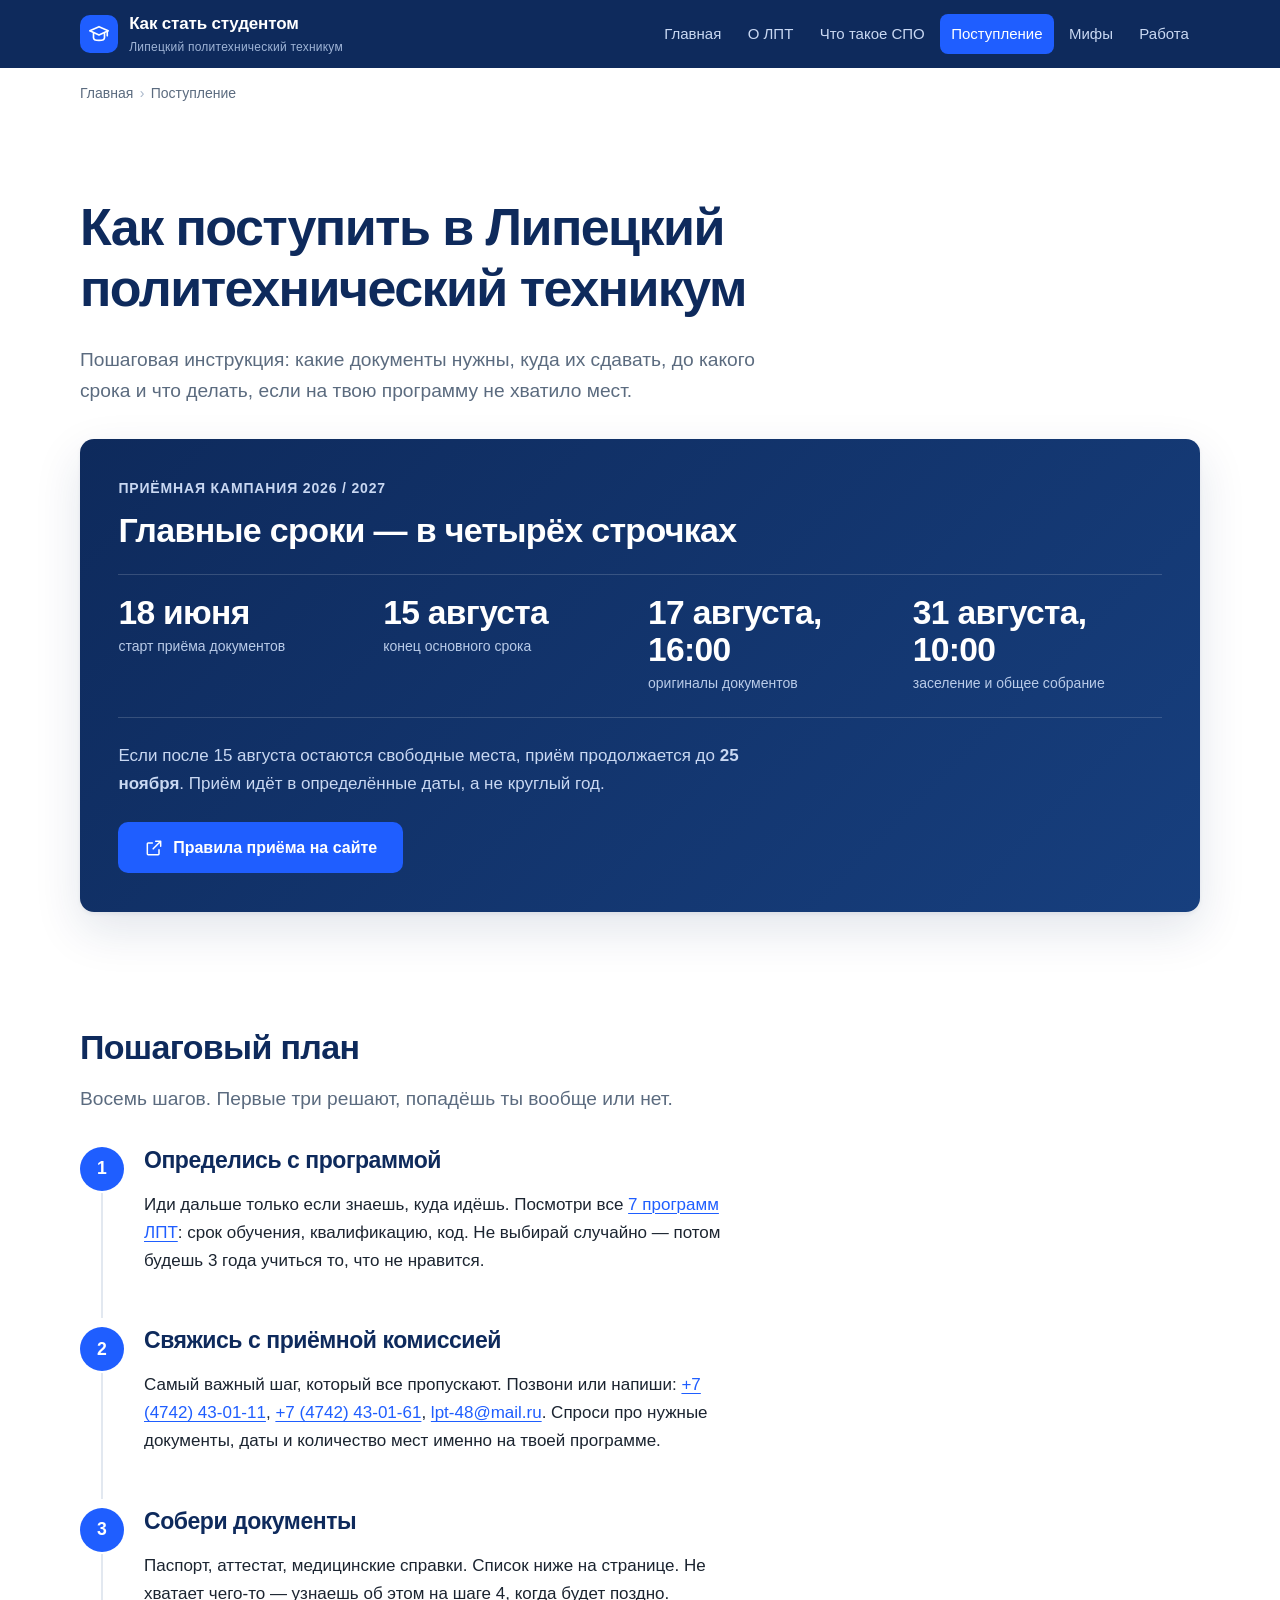
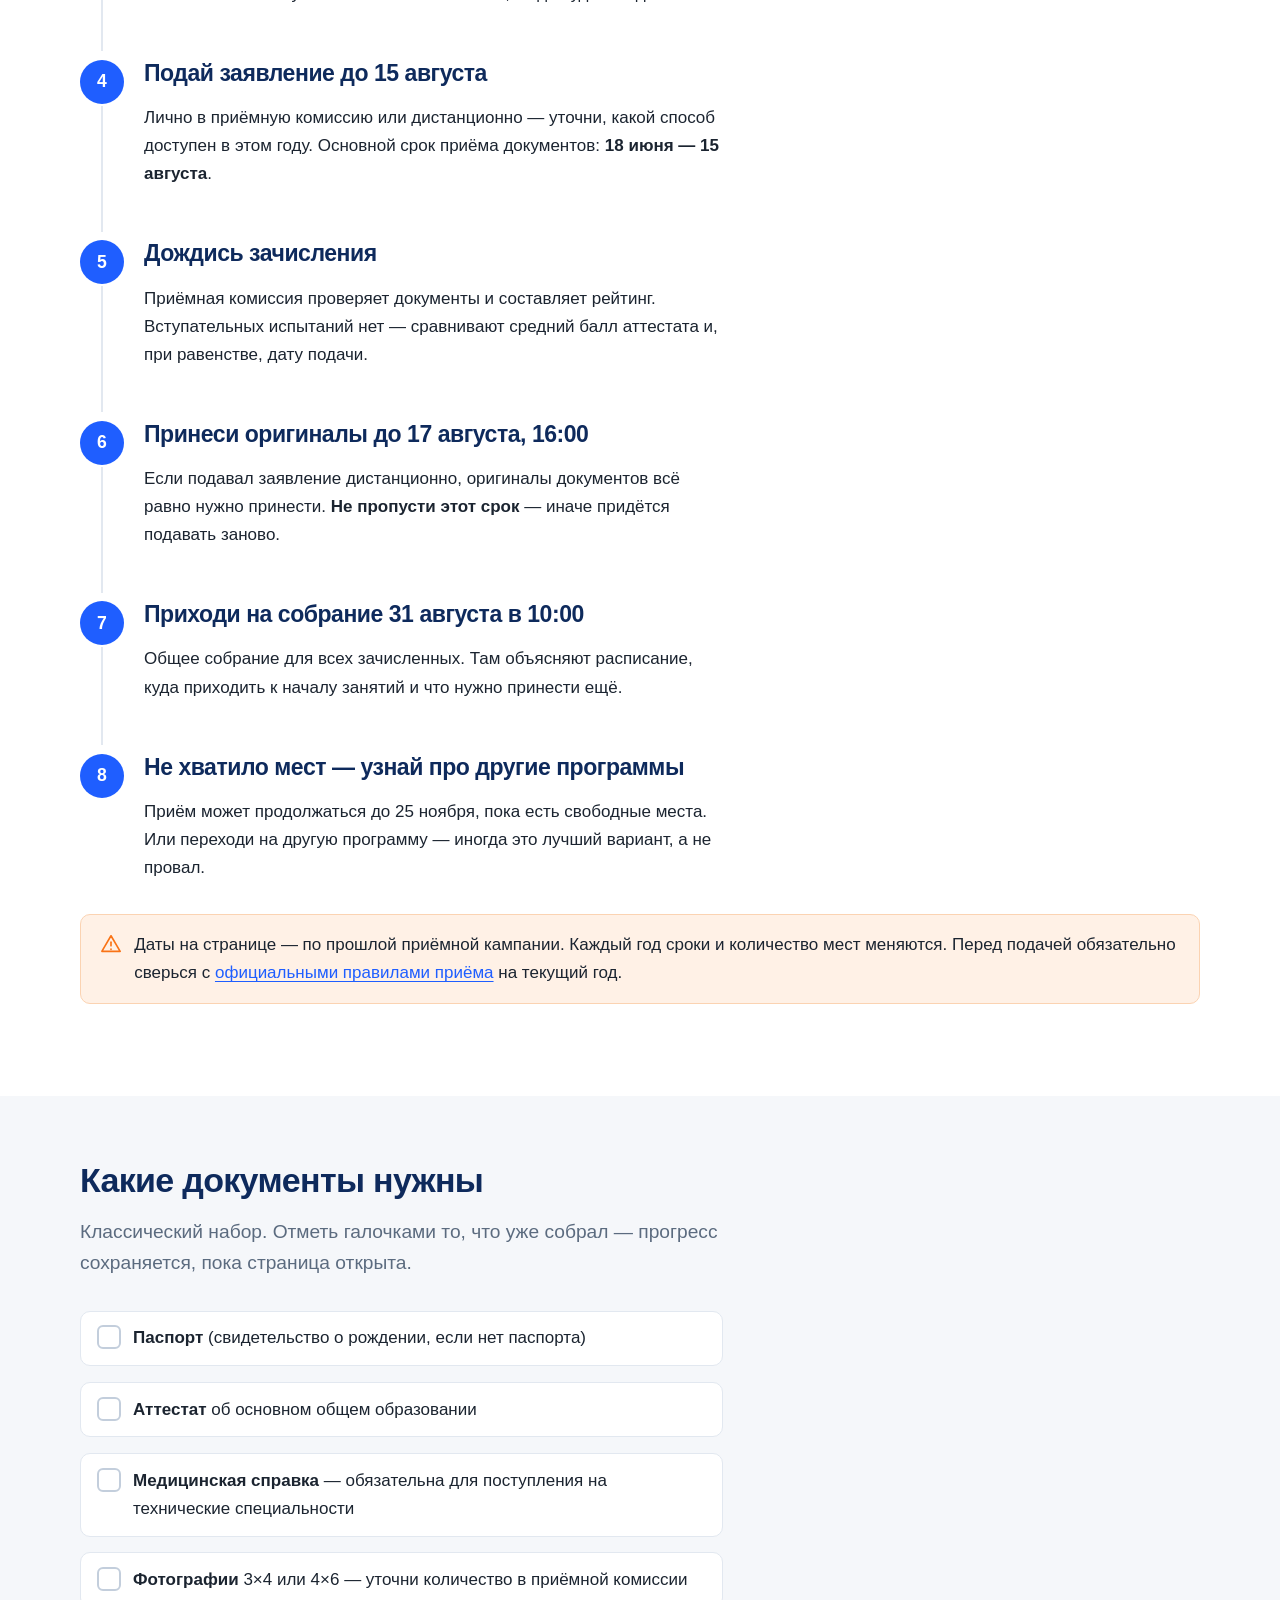
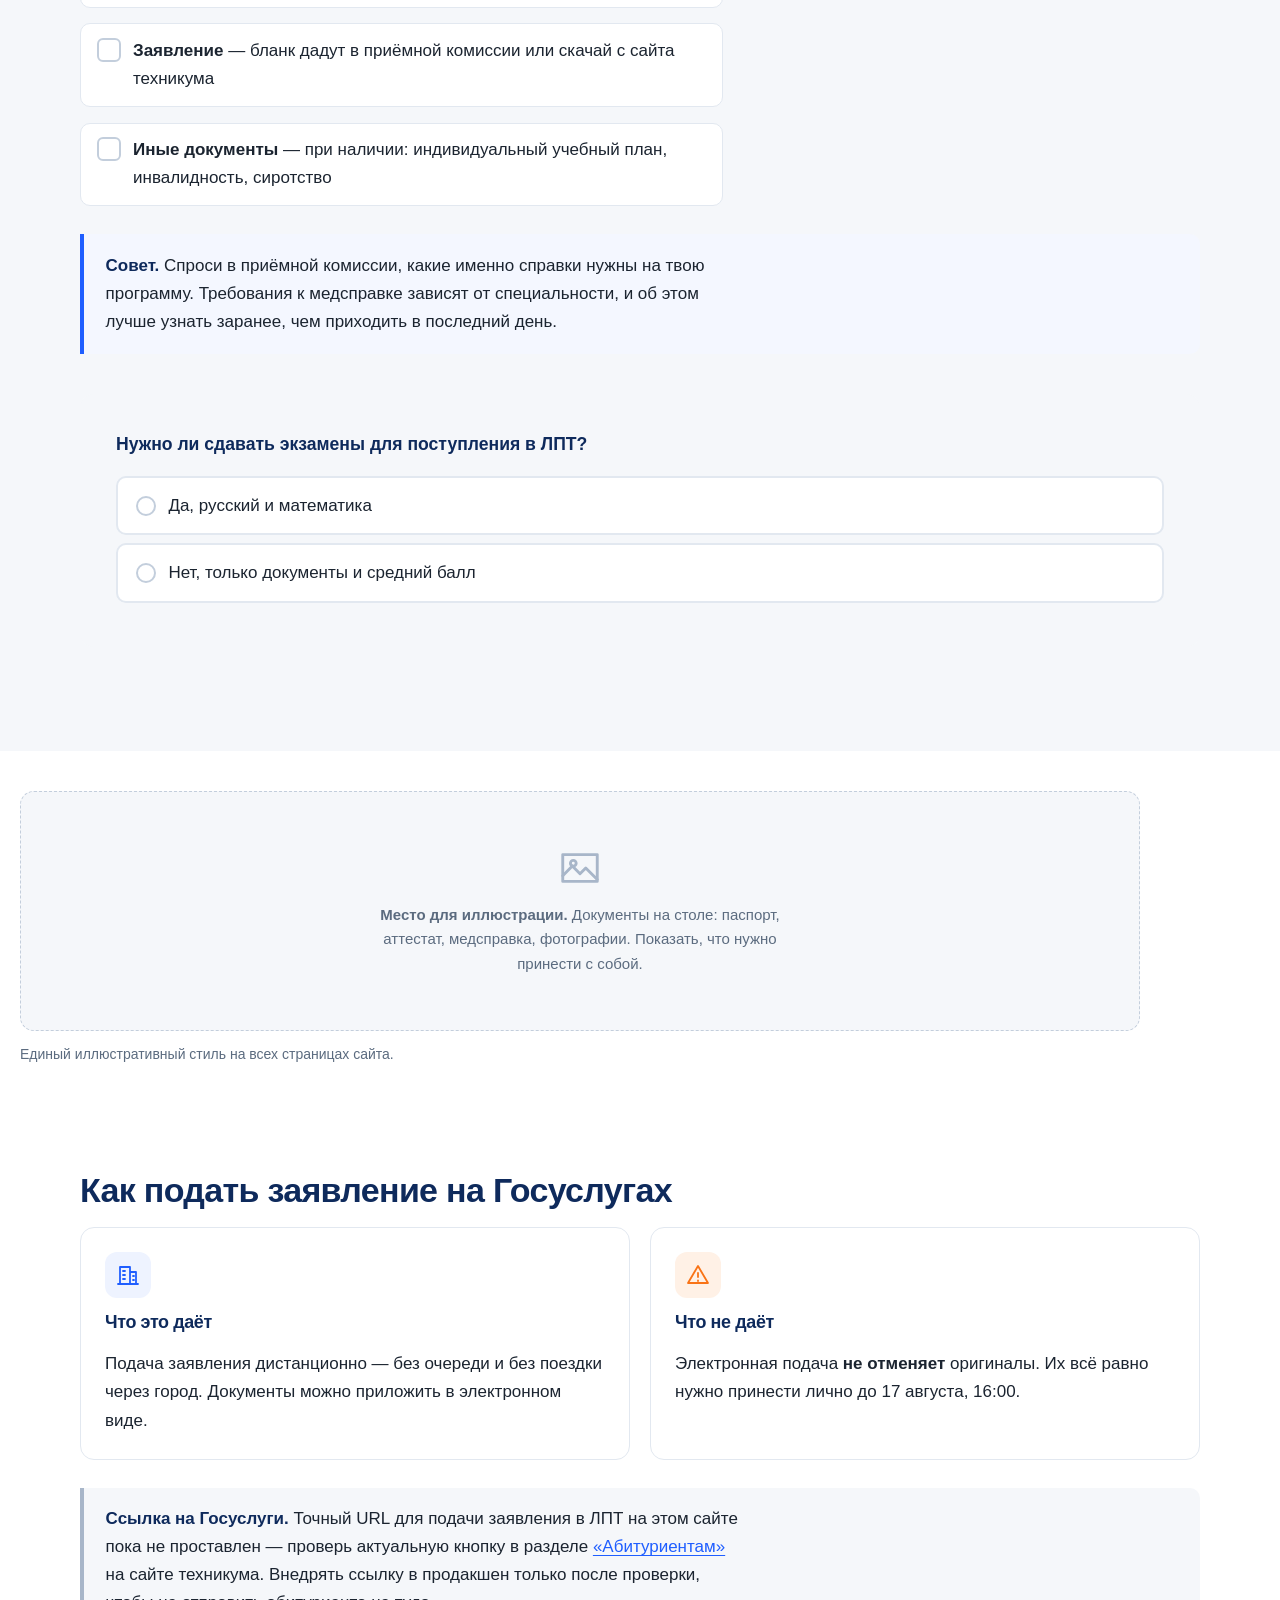
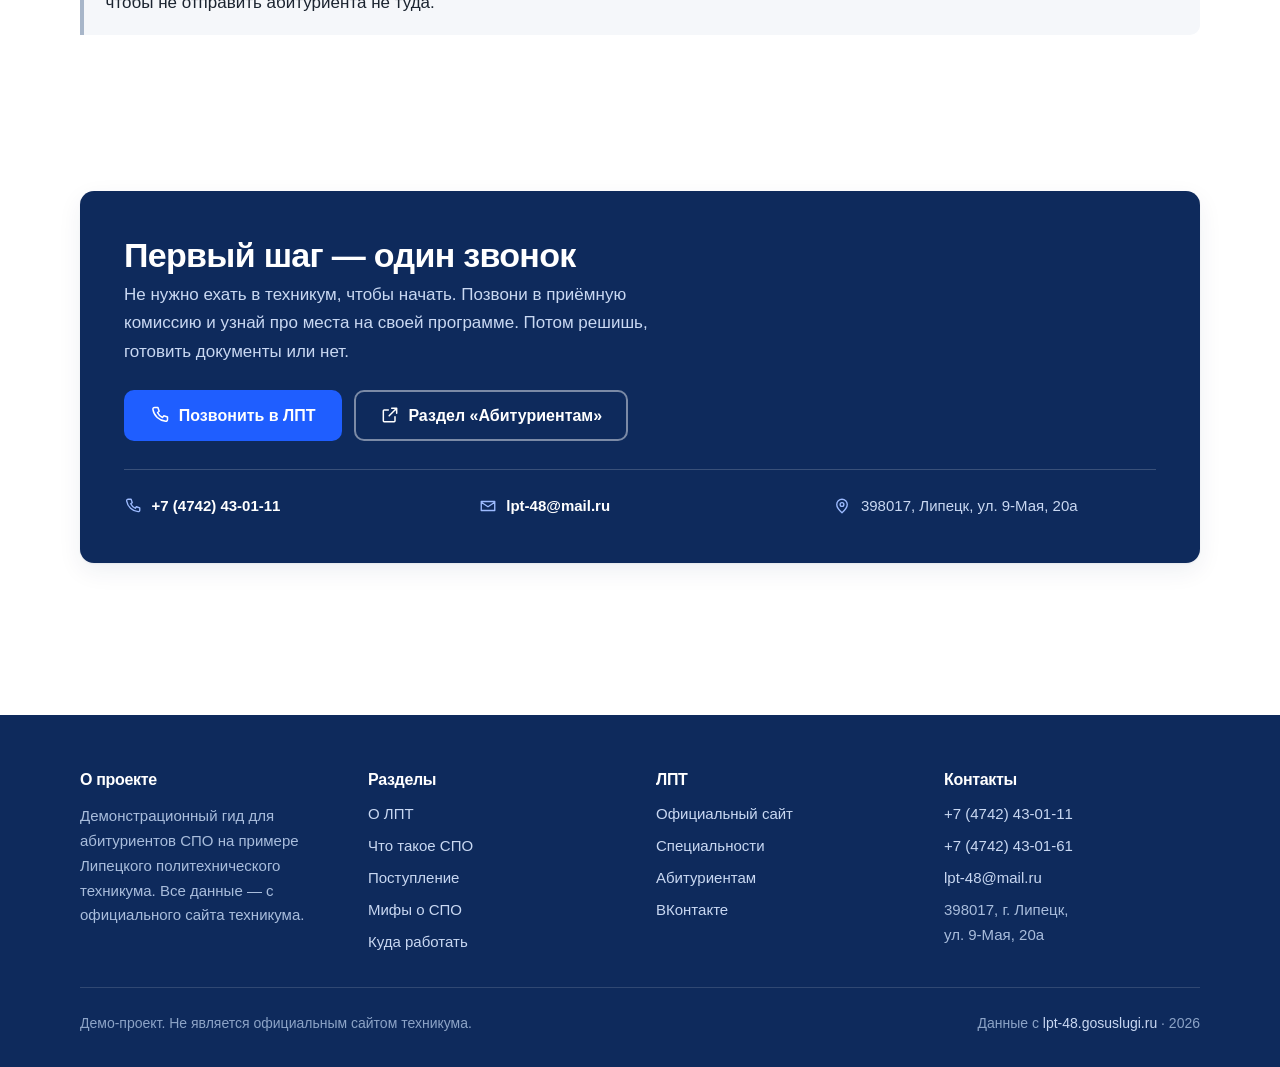
<file: postuplenie.html>
<!DOCTYPE html>
<html lang="ru">
<head>
<meta charset="UTF-8">
<meta name="viewport" content="width=device-width, initial-scale=1">
<title>Поступление в ЛПТ — пошаговая инструкция</title>
<meta name="description" content="Как поступить в Липецкий политехнический техникум: документы, сроки, как подать заявление, что делать, если не хватило мест.">
<link rel="stylesheet" href="style.css">
</head>
<body>
<a class="skip" href="#main">Перейти к содержанию</a>

<header class="header">
  <div class="wrap header__in">
    <a class="header__brand" href="index.html">
      <span class="header__mark" aria-hidden="true">
        <svg viewBox="0 0 24 24" fill="none" stroke="currentColor" stroke-width="1.8" stroke-linecap="round" stroke-linejoin="round"><path d="M2 8.5 12 4l10 4.5L12 13 2 8.5Z"/><path d="M6 10.8V16c0 1.7 2.7 3 6 3s6-1.3 6-3v-5.2"/><path d="M21 9v5"/></svg>
      </span>
      <span>Как стать студентом<small>Липецкий политехнический техникум</small></span>
    </a>
    <nav class="nav" aria-label="Основная навигация">
      <ul>
        <li><a href="index.html">Главная</a></li>
        <li><a href="lpt.html">О ЛПТ</a></li>
        <li><a href="chto-takoe-spo.html">Что такое СПО</a></li>
        <li><a href="postuplenie.html" aria-current="page">Поступление</a></li>
        <li><a href="mify.html">Мифы</a></li>
        <li><a href="kuda-rabotat.html">Работа</a></li>
      </ul>
    </nav>
  </div>
</header>

<nav class="crumbs" aria-label="Хлебные крошки">
  <div class="wrap">
    <ol>
      <li><a href="index.html">Главная</a></li>
      <li>Поступление</li>
    </ol>
  </div>
</nav>

<main id="main">

  <section class="hero">
    <div class="wrap">
      <h1>Как поступить в Липецкий политехнический техникум</h1>
      <p class="lead">Пошаговая инструкция: какие документы нужны, куда их сдавать, до какого срока и что делать, если на твою программу не хватило мест.</p>

      <div class="hero__panel">
        <p class="hero__eyebrow">Приёмная кампания 2026 / 2027</p>
        <h2>Главные сроки — в четырёх строчках</h2>
        <div class="hero__stats">
          <div><b>18 июня</b><span>старт приёма документов</span></div>
          <div><b>15 августа</b><span>конец основного срока</span></div>
          <div><b>17 августа, 16:00</b><span>оригиналы документов</span></div>
          <div><b>31 августа, 10:00</b><span>заселение и общее собрание</span></div>
        </div>
        <p>Если после 15 августа остаются свободные места, приём продолжается до <strong>25 ноября</strong>. Приём идёт в определённые даты, а не круглый год.</p>
        <div class="btn-row">
          <a class="btn btn--primary" href="https://lpt-48.gosuslugi.ru/abiturientam/priemnaya-kampaniya/" target="_blank" rel="noopener">
            <svg viewBox="0 0 24 24" fill="none" stroke="currentColor" stroke-width="1.8" stroke-linecap="round" stroke-linejoin="round"><path d="M14 4h6v6M20 4l-9 9M18 14v5a1 1 0 0 1-1 1H5a1 1 0 0 1-1-1V7a1 1 0 0 1 1-1h5"/></svg>
            Правила приёма на сайте
          </a>
        </div>
      </div>
    </div>
  </section>

  <section class="section">
    <div class="wrap">
      <h2>Пошаговый план</h2>
      <p class="lead">Восемь шагов. Первые три решают, попадёшь ты вообще или нет.</p>

      <ol class="steps">
        <li>
          <h3>Определись с программой</h3>
          <p>Иди дальше только если знаешь, куда идёшь. Посмотри все <a href="lpt.html">7 программ ЛПТ</a>: срок обучения, квалификацию, код. Не выбирай случайно — потом будешь 3 года учиться то, что не нравится.</p>
        </li>

        <li>
          <h3>Свяжись с приёмной комиссией</h3>
          <p>Самый важный шаг, который все пропускают. Позвони или напиши: <a href="tel:+7472430111">+7 (4742) 43-01-11</a>, <a href="tel:+7472430161">+7 (4742) 43-01-61</a>, <a href="mailto:lpt-48@mail.ru">lpt-48@mail.ru</a>. Спроси про нужные документы, даты и количество мест именно на твоей программе.</p>
        </li>

        <li>
          <h3>Собери документы</h3>
          <p>Паспорт, аттестат, медицинские справки. Список ниже на странице. Не хватает чего-то — узнаешь об этом на шаге 4, когда будет поздно.</p>
        </li>

        <li>
          <h3>Подай заявление до 15 августа</h3>
          <p>Лично в приёмную комиссию или дистанционно — уточни, какой способ доступен в этом году. Основной срок приёма документов: <strong>18 июня — 15 августа</strong>.</p>
        </li>

        <li>
          <h3>Дождись зачисления</h3>
          <p>Приёмная комиссия проверяет документы и составляет рейтинг. Вступательных испытаний нет — сравнивают средний балл аттестата и, при равенстве, дату подачи.</p>
        </li>

        <li>
          <h3>Принеси оригиналы до 17 августа, 16:00</h3>
          <p>Если подавал заявление дистанционно, оригиналы документов всё равно нужно принести. <strong>Не пропусти этот срок</strong> — иначе придётся подавать заново.</p>
        </li>

        <li>
          <h3>Приходи на собрание 31 августа в 10:00</h3>
          <p>Общее собрание для всех зачисленных. Там объясняют расписание, куда приходить к началу занятий и что нужно принести ещё.</p>
        </li>

        <li>
          <h3>Не хватило мест — узнай про другие программы</h3>
          <p>Приём может продолжаться до 25 ноября, пока есть свободные места. Или переходи на другую программу — иногда это лучший вариант, а не провал.</p>
        </li>
      </ol>

      <div class="warn">
        <svg viewBox="0 0 24 24" fill="none" stroke="currentColor" stroke-width="1.8" stroke-linecap="round" stroke-linejoin="round"><path d="M12 3 22 20H2z"/><path d="M12 10v4"/><path d="M12 17.5v.5"/></svg>
        <p>Даты на странице — по прошлой приёмной кампании. Каждый год сроки и количество мест меняются. Перед подачей обязательно сверься с <a href="https://lpt-48.gosuslugi.ru/abiturientam/priemnaya-kampaniya/" target="_blank" rel="noopener">официальными правилами приёма</a> на текущий год.</p>
      </div>
    </div>
  </section>

  <section class="section section--tint">
    <div class="wrap">
      <h2>Какие документы нужны</h2>
      <p class="lead">Классический набор. Отметь галочками то, что уже собрал — прогресс сохраняется, пока страница открыта.</p>

      <ul class="checklist">
        <li>
          <input type="checkbox" id="d1">
          <label for="d1">
            <span class="box" aria-hidden="true"><svg viewBox="0 0 24 24" fill="none" stroke="currentColor" stroke-width="3" stroke-linecap="round" stroke-linejoin="round"><path d="M4 12.5 9 17.5 20 6.5"/></svg></span>
            <span class="txt"><strong>Паспорт</strong> (свидетельство о рождении, если нет паспорта)</span>
          </label>
        </li>
        <li>
          <input type="checkbox" id="d2">
          <label for="d2">
            <span class="box" aria-hidden="true"><svg viewBox="0 0 24 24" fill="none" stroke="currentColor" stroke-width="3" stroke-linecap="round" stroke-linejoin="round"><path d="M4 12.5 9 17.5 20 6.5"/></svg></span>
            <span class="txt"><strong>Аттестат</strong> об основном общем образовании</span>
          </label>
        </li>
        <li>
          <input type="checkbox" id="d3">
          <label for="d3">
            <span class="box" aria-hidden="true"><svg viewBox="0 0 24 24" fill="none" stroke="currentColor" stroke-width="3" stroke-linecap="round" stroke-linejoin="round"><path d="M4 12.5 9 17.5 20 6.5"/></svg></span>
            <span class="txt"><strong>Медицинская справка</strong> — обязательна для поступления на технические специальности</span>
          </label>
        </li>
        <li>
          <input type="checkbox" id="d4">
          <label for="d4">
            <span class="box" aria-hidden="true"><svg viewBox="0 0 24 24" fill="none" stroke="currentColor" stroke-width="3" stroke-linecap="round" stroke-linejoin="round"><path d="M4 12.5 9 17.5 20 6.5"/></svg></span>
            <span class="txt"><strong>Фотографии</strong> 3×4 или 4×6 — уточни количество в приёмной комиссии</span>
          </label>
        </li>
        <li>
          <input type="checkbox" id="d5">
          <label for="d5">
            <span class="box" aria-hidden="true"><svg viewBox="0 0 24 24" fill="none" stroke="currentColor" stroke-width="3" stroke-linecap="round" stroke-linejoin="round"><path d="M4 12.5 9 17.5 20 6.5"/></svg></span>
            <span class="txt"><strong>Заявление</strong> — бланк дадут в приёмной комиссии или скачай с сайта техникума</span>
          </label>
        </li>
        <li>
          <input type="checkbox" id="d6">
          <label for="d6">
            <span class="box" aria-hidden="true"><svg viewBox="0 0 24 24" fill="none" stroke="currentColor" stroke-width="3" stroke-linecap="round" stroke-linejoin="round"><path d="M4 12.5 9 17.5 20 6.5"/></svg></span>
            <span class="txt"><strong>Иные документы</strong> — при наличии: индивидуальный учебный план, инвалидность, сиротство</span>
          </label>
        </li>
      </ul>

      <div class="note">
        <p><strong>Совет.</strong> Спроси в приёмной комиссии, какие именно справки нужны на твою программу. Требования к медсправке зависят от специальности, и об этом лучше узнать заранее, чем приходить в последний день.</p>
      </div>

      <div class="quiz">
        <p class="quiz__q">Нужно ли сдавать экзамены для поступления в ЛПТ?</p>
        <div class="quiz__opt">
          <input type="radio" name="q1" id="p1a">
          <label for="p1a"><span class="dot" aria-hidden="true"></span>Да, русский и математика</label>
          <div class="quiz__why">
            <p><strong>Нет.</strong> Вступительных испытаний на техникум нет вообще — <strong>0 на всех 7 программах</strong>.</p>
            <p>Единственное, что сравнивают, — средний балл аттестата.</p>
          </div>
        </div>
        <div class="quiz__opt">
          <input type="radio" name="q1" id="p1b">
          <label for="p1b"><span class="dot" aria-hidden="true"></span>Нет, только документы и средний балл</label>
          <div class="quiz__why">
            <p><strong>Верно.</strong> Средний балл аттестата — главный критерий. При равенстве баллов решает порядок подачи документов.</p>
            <p>По данным прошлого года средний балл абитуриента ЛПТ — 3,92.</p>
          </div>
        </div>
      </div>
    </div>
  </section>

  <figure class="figure wrap">
    <div class="figure__frame">
      <div>
        <svg viewBox="0 0 24 24" fill="none" stroke="currentColor" stroke-width="1.5" stroke-linecap="round" stroke-linejoin="round" aria-hidden="true"><path d="M3 5h18v14H3z"/><path d="M3 16l5-5 4 4 3-3 6 6"/><circle cx="8.5" cy="9.5" r="1.5"/></svg>
        <p><strong>Место для иллюстрации.</strong> Документы на столе: паспорт, аттестат, медсправка, фотографии. Показать, что нужно принести с собой.</p>
      </div>
    </div>
    <figcaption>Единый иллюстративный стиль на всех страницах сайта.</figcaption>
  </figure>

  <section class="section">
    <div class="wrap">
      <h2>Как подать заявление на Госуслугах</h2>

      <div class="cards cards--2">
        <article class="card">
          <div class="card__icon" aria-hidden="true">
            <svg viewBox="0 0 24 24" fill="none" stroke="currentColor" stroke-width="1.8" stroke-linecap="round" stroke-linejoin="round"><path d="M4 21V4h10v17M14 9h6v12M7 8h2M7 12h2M7 16h2M17 13h1M17 17h1M2 21h20"/></svg>
          </div>
          <h3>Что это даёт</h3>
          <p>Подача заявления дистанционно — без очереди и без поездки через город. Документы можно приложить в электронном виде.</p>
        </article>
        <article class="card">
          <div class="card__icon card__icon--orange" aria-hidden="true">
            <svg viewBox="0 0 24 24" fill="none" stroke="currentColor" stroke-width="1.8" stroke-linecap="round" stroke-linejoin="round"><path d="M12 3 22 20H2z"/><path d="M12 10v4"/><path d="M12 17.5v.5"/></svg>
          </div>
          <h3>Что не даёт</h3>
          <p>Электронная подача <strong>не отменяет</strong> оригиналы. Их всё равно нужно принести лично до 17 августа, 16:00.</p>
        </article>
      </div>

      <div class="note note--grey">
        <p><strong>Ссылка на Госуслуги.</strong> Точный URL для подачи заявления в ЛПТ на этом сайте пока не проставлен — проверь актуальную кнопку в разделе <a href="https://lpt-48.gosuslugi.ru/abiturientam/" target="_blank" rel="noopener">«Абитуриентам»</a> на сайте техникума. Внедрять ссылку в продакшен только после проверки, чтобы не отправить абитуриента не туда.</p>
      </div>
    </div>
  </section>

  <section class="section">
    <div class="wrap">
      <div class="cta">
        <h2>Первый шаг — один звонок</h2>
        <p>Не нужно ехать в техникум, чтобы начать. Позвони в приёмную комиссию и узнай про места на своей программе. Потом решишь, готовить документы или нет.</p>
        <div class="btn-row">
          <a class="btn btn--primary" href="tel:+7472430111">
            <svg viewBox="0 0 24 24" fill="none" stroke="currentColor" stroke-width="1.8" stroke-linecap="round" stroke-linejoin="round"><path d="M6.5 3h3l1.5 4.5-2 1.5a12 12 0 0 0 6 6l1.5-2L21 14.5v3a2 2 0 0 1-2.2 2A17 17 0 0 1 3.5 5.2 2 2 0 0 1 5.5 3h1Z"/></svg>
            Позвонить в ЛПТ
          </a>
          <a class="btn btn--line" href="https://lpt-48.gosuslugi.ru/abiturientam/" target="_blank" rel="noopener">
            <svg viewBox="0 0 24 24" fill="none" stroke="currentColor" stroke-width="1.8" stroke-linecap="round" stroke-linejoin="round"><path d="M14 4h6v6M20 4l-9 9M18 14v5a1 1 0 0 1-1 1H5a1 1 0 0 1-1-1V7a1 1 0 0 1 1-1h5"/></svg>
            Раздел «Абитуриентам»
          </a>
        </div>

        <div class="cta__contacts">
          <div>
            <svg viewBox="0 0 24 24" fill="none" stroke="currentColor" stroke-width="1.8" stroke-linecap="round" stroke-linejoin="round"><path d="M6.5 3h3l1.5 4.5-2 1.5a12 12 0 0 0 6 6l1.5-2L21 14.5v3a2 2 0 0 1-2.2 2A17 17 0 0 1 3.5 5.2 2 2 0 0 1 5.5 3h1Z"/></svg>
            <a href="tel:+7472430111">+7 (4742) 43-01-11</a>
          </div>
          <div>
            <svg viewBox="0 0 24 24" fill="none" stroke="currentColor" stroke-width="1.8" stroke-linecap="round" stroke-linejoin="round"><path d="M3 6h18v12H3zM3 7l9 6 9-6"/></svg>
            <a href="mailto:lpt-48@mail.ru">lpt-48@mail.ru</a>
          </div>
          <div>
            <svg viewBox="0 0 24 24" fill="none" stroke="currentColor" stroke-width="1.8" stroke-linecap="round" stroke-linejoin="round"><path d="M12 21s7-6.2 7-11a7 7 0 1 0-14 0c0 4.8 7 11 7 11Z"/><circle cx="12" cy="10" r="2.5"/></svg>
            398017, Липецк, ул. 9-Мая, 20а
          </div>
        </div>
      </div>
    </div>
  </section>

</main>

<footer class="footer">
  <div class="wrap">
    <div class="footer__grid">
      <div>
        <h3>О проекте</h3>
        <p>Демонстрационный гид для абитуриентов СПО на примере Липецкого политехнического техникума. Все данные — с официального сайта техникума.</p>
      </div>
      <div>
        <h3>Разделы</h3>
        <ul>
          <li><a href="lpt.html">О ЛПТ</a></li>
          <li><a href="chto-takoe-spo.html">Что такое СПО</a></li>
          <li><a href="postuplenie.html">Поступление</a></li>
          <li><a href="mify.html">Мифы о СПО</a></li>
          <li><a href="kuda-rabotat.html">Куда работать</a></li>
        </ul>
      </div>
      <div>
        <h3>ЛПТ</h3>
        <ul>
          <li><a href="https://lpt-48.gosuslugi.ru" target="_blank" rel="noopener">Официальный сайт</a></li>
          <li><a href="https://lpt-48.gosuslugi.ru/spetsialnosti/" target="_blank" rel="noopener">Специальности</a></li>
          <li><a href="https://lpt-48.gosuslugi.ru/abiturientam/" target="_blank" rel="noopener">Абитуриентам</a></li>
          <li><a href="https://vk.com/politehlip" target="_blank" rel="noopener">ВКонтакте</a></li>
        </ul>
      </div>
      <div>
        <h3>Контакты</h3>
        <ul>
          <li><a href="tel:+7472430111">+7 (4742) 43-01-11</a></li>
          <li><a href="tel:+7472430161">+7 (4742) 43-01-61</a></li>
          <li><a href="mailto:lpt-48@mail.ru">lpt-48@mail.ru</a></li>
          <li>398017, г. Липецк,<br>ул. 9-Мая, 20а</li>
        </ul>
      </div>
    </div>
    <div class="footer__bottom">
      <p>Демо-проект. Не является официальным сайтом техникума.</p>
      <p>Данные с <a href="https://lpt-48.gosuslugi.ru" target="_blank" rel="noopener">lpt-48.gosuslugi.ru</a> · 2026</p>
    </div>
  </div>
</footer>

</body>
</html>
</file>
<file: style.css>
/* ==========================================================================
   СПО / Липецкий политехнический техникум — единый файл стилей
   Порядок: токены → сброс → типографика → компоненты → блоки → страницы → адаптив
   ========================================================================== */

/* --- 1. Токены ---------------------------------------------------------- */
:root {
  --blue: #1F5EFF;
  --blue-dark: #1a4fd8;
  --navy: #0E2A5C;
  --green: #16A34A;
  --green-soft: #e8f6ed;
  --orange: #F97316;
  --orange-soft: #fff1e6;
  --bg: #F5F7FA;
  --white: #FFFFFF;
  --text: #1B2430;
  --muted: #5B6B7F;
  --line: #E2E8F0;
  --line-soft: #EEF2F7;

  --radius: 14px;
  --radius-sm: 10px;
  --shadow: 0 1px 2px rgba(14, 42, 92, .06), 0 8px 24px rgba(14, 42, 92, .07);
  --shadow-lg: 0 2px 4px rgba(14, 42, 92, .06), 0 18px 48px rgba(14, 42, 92, .12);

  --wrap: 1160px;
  --measure: 68ch;

  --font: "Inter", "Golos Text", "Onest", "PT Sans", -apple-system, BlinkMacSystemFont, "Segoe UI", Roboto, Arial, sans-serif;

  --h1: clamp(30px, 4.6vw, 52px);
  --h2: clamp(24px, 3.1vw, 34px);
  --h3: clamp(19px, 2vw, 23px);
  --body: 17px;
  --small: 14px;
}

/* --- 2. Сброс ----------------------------------------------------------- */
*, *::before, *::after { box-sizing: border-box; }

html { -webkit-text-size-adjust: 100%; scroll-behavior: smooth; }

@media (prefers-reduced-motion: reduce) {
  html { scroll-behavior: auto; }
  *, *::before, *::after { animation: none !important; transition: none !important; }
}

body {
  margin: 0;
  font-family: var(--font);
  font-size: var(--body);
  line-height: 1.65;
  color: var(--text);
  background: var(--white);
  -webkit-font-smoothing: antialiased;
}

img, svg, video { max-width: 100%; height: auto; display: block; }

a { color: var(--blue); text-decoration-thickness: 1px; text-underline-offset: 3px; }
a:hover { color: var(--blue-dark); }

ul, ol { padding-left: 1.25em; }
li + li { margin-top: .35em; }

hr { border: 0; border-top: 1px solid var(--line); margin: 2.5rem 0; }

::selection { background: var(--blue); color: #fff; }

:focus-visible {
  outline: 3px solid var(--blue);
  outline-offset: 2px;
  border-radius: 4px;
}

/* --- 3. Типографика ----------------------------------------------------- */
h1, h2, h3, h4 {
  margin: 0 0 .5em;
  line-height: 1.18;
  letter-spacing: -.02em;
  font-weight: 700;
  color: var(--navy);
  text-wrap: balance;
}

h1 { font-size: var(--h1); letter-spacing: -.03em; }
h2 { font-size: var(--h2); margin-top: 2.4em; }
h3 { font-size: var(--h3); margin-top: 1.8em; font-weight: 650; }
h4 { font-size: 1.05rem; margin-top: 1.4em; }

h2 + h3 { margin-top: 1em; }

p, li { max-width: var(--measure); }

.lead {
  font-size: clamp(1.06rem, 1.5vw, 1.25rem);
  line-height: 1.6;
  color: var(--muted);
  max-width: var(--measure);
  margin: 0 0 2rem;
}

.lead strong { color: var(--navy); }

.small { font-size: var(--small); color: var(--muted); }
.center { text-align: center; }
.mt-0 { margin-top: 0; }

/* --- 4. Раскладка ------------------------------------------------------- */
.wrap { width: 100%; max-width: var(--wrap); margin-inline: auto; padding-inline: 20px; }

.section { padding: clamp(2.5rem, 5vw, 4.5rem) 0; }
.section--tint { background: var(--bg); }
.section--dark { background: var(--navy); color: #E7EEF9; }
.section--dark h2, .section--dark h3 { color: #fff; }
.section--dark a { color: #9DBBFF; }

.section > .wrap > :first-child { margin-top: 0; }

.skip {
  position: absolute; left: -9999px;
  background: var(--navy); color: #fff;
  padding: .7rem 1.1rem; border-radius: 0 0 var(--radius-sm) 0; z-index: 100;
}
.skip:focus { left: 0; top: 0; color: #fff; }

/* --- 5. Шапка и навигация ---------------------------------------------- */
.header {
  background: var(--navy);
  color: #fff;
  position: sticky; top: 0; z-index: 50;
  box-shadow: 0 1px 0 rgba(255, 255, 255, .08);
}
.header__in {
  display: flex; align-items: center; gap: 1.5rem;
  min-height: 68px; flex-wrap: wrap;
}
.header__brand {
  display: flex; align-items: center; gap: .7rem;
  color: #fff; text-decoration: none; font-weight: 700;
  letter-spacing: -.01em;
}
.header__brand:hover { color: #fff; }
.header__mark {
  width: 38px; height: 38px; flex: none;
  border-radius: 10px;
  background: var(--blue);
  display: grid; place-items: center;
}
.header__mark svg { width: 22px; height: 22px; color: #fff; }
.header__brand small {
  display: block; font-weight: 400; font-size: 12px;
  color: #9FB4D6; letter-spacing: .02em;
}

.nav { margin-left: auto; }
.nav ul { display: flex; gap: .25rem; list-style: none; margin: 0; padding: 0; flex-wrap: wrap; }
.nav li + li { margin-top: 0; }
.nav a {
  display: block; padding: .5rem .7rem;
  color: #C9D8F2; text-decoration: none;
  border-radius: 8px; font-size: 15px; font-weight: 500;
  white-space: nowrap;
}
.nav a:hover { background: rgba(255, 255, 255, .1); color: #fff; }
.nav a[aria-current="page"] { background: var(--blue); color: #fff; }

/* --- 6. Хлебные крошки -------------------------------------------------- */
.crumbs { padding: .9rem 0; font-size: var(--small); }
.crumbs ol { display: flex; flex-wrap: wrap; gap: .4rem; list-style: none; margin: 0; padding: 0; }
.crumbs li { display: flex; align-items: center; gap: .4rem; color: var(--muted); max-width: none; }
.crumbs li + li { margin-top: 0; }
.crumbs li + li::before { content: "›"; color: #A8B6C9; }
.crumbs a { text-decoration: none; color: var(--muted); }
.crumbs a:hover { color: var(--blue); text-decoration: underline; }

/* --- 7. Кнопки ---------------------------------------------------------- */
.btn {
  display: inline-flex; align-items: center; gap: .55rem;
  padding: .85rem 1.5rem;
  border-radius: var(--radius-sm);
  font-weight: 600; font-size: 16px; line-height: 1.2;
  text-decoration: none; border: 2px solid transparent;
  cursor: pointer; transition: background .15s, color .15s, border-color .15s, transform .15s;
}
.btn svg { width: 20px; height: 20px; flex: none; }
.btn:hover { transform: translateY(-1px); }
.btn:active { transform: none; }

.btn--primary { background: var(--blue); color: #fff; }
.btn--primary:hover { background: var(--blue-dark); color: #fff; }

.btn--ghost { background: transparent; color: #fff; border-color: rgba(255, 255, 255, .5); }
.btn--ghost:hover { background: rgba(255, 255, 255, .12); color: #fff; border-color: #fff; }

.btn--line { background: var(--white); color: var(--navy); border-color: var(--line); }
.btn--line:hover { border-color: var(--blue); color: var(--blue); }

.btn-row { display: flex; flex-wrap: wrap; gap: .75rem; margin-top: 1.5rem; }

/* --- 8. Герой ----------------------------------------------------------- */
.hero { padding: clamp(2.5rem, 6vw, 5rem) 0 clamp(2rem, 4vw, 3.5rem); }

.hero__panel {
  background: linear-gradient(135deg, var(--navy) 0%, #173F7E 100%);
  color: #fff;
  border-radius: var(--radius);
  padding: clamp(1.5rem, 3vw, 2.5rem);
  box-shadow: var(--shadow-lg);
}
.hero__panel h2 { color: #fff; margin: 0 0 .35em; }
.hero__panel p { color: #C9D8F2; }
.hero__eyebrow {
  font-size: var(--small); letter-spacing: .06em; text-transform: uppercase;
  color: #9DBBFF; font-weight: 600; margin: 0 0 .6rem;
}
.hero__stats {
  display: grid; gap: 1rem;
  grid-template-columns: repeat(auto-fit, minmax(150px, 1fr));
  margin: 1.5rem 0;
  padding: 1.25rem 0;
  border-block: 1px solid rgba(255, 255, 255, .16);
}
.hero__stats div { max-width: none; }
.hero__stats b {
  display: block; font-size: clamp(1.5rem, 3vw, 2.1rem);
  line-height: 1.1; color: #fff; letter-spacing: -.02em;
}
.hero__stats span { font-size: 14px; color: #B9CBE8; }

/* --- 9. Карточки -------------------------------------------------------- */
.cards {
  display: grid; gap: 1.25rem;
  grid-template-columns: repeat(auto-fit, minmax(260px, 1fr));
}
.cards--2 { grid-template-columns: repeat(auto-fit, minmax(320px, 1fr)); }

.card {
  background: var(--white);
  border: 1px solid var(--line);
  border-radius: var(--radius);
  padding: 1.5rem;
  max-width: none;
}
.card--tint { background: var(--bg); border-color: transparent; }
.card--flat { box-shadow: none; }

.card__icon {
  width: 46px; height: 46px; border-radius: 12px;
  display: grid; place-items: center; margin-bottom: .9rem;
  background: #EEF3FF; color: var(--blue);
}
.card__icon svg { width: 24px; height: 24px; }
.card__icon--green { background: var(--green-soft); color: var(--green); }
.card__icon--orange { background: var(--orange-soft); color: var(--orange); }

.card h3 { margin: 0 0 .5rem; font-size: 1.12rem; }
.card p:last-child { margin-bottom: 0; }

.card__num {
  font-size: clamp(1.7rem, 3vw, 2.2rem); font-weight: 750;
  color: var(--blue); line-height: 1; letter-spacing: -.03em;
  display: block; margin-bottom: .45rem;
}
.card--stat { background: var(--bg); border-color: transparent; }
.card--stat .card__label { font-weight: 650; color: var(--navy); display: block; margin-bottom: .3rem; }

/* --- 10. Плашки и выноски --------------------------------------------- */
.pill {
  display: inline-flex; align-items: center; gap: .4rem;
  padding: .28rem .7rem; border-radius: 999px;
  font-size: 13px; font-weight: 600;
  background: #EEF3FF; color: var(--blue-dark);
}
.pill--green { background: var(--green-soft); color: #12703A; }
.pill--orange { background: var(--orange-soft); color: #B4490A; }
.pill--grey { background: var(--bg); color: var(--muted); }

.note {
  border-left: 4px solid var(--blue);
  background: #F4F7FF;
  padding: 1.1rem 1.35rem;
  border-radius: 0 var(--radius-sm) var(--radius-sm) 0;
  margin: 1.75rem 0;
}
.note p { margin: 0 0 .6em; }
.note p:last-child { margin-bottom: 0; }
.note--green { border-left-color: var(--green); background: var(--green-soft); }
.note--orange { border-left-color: var(--orange); background: var(--orange-soft); }
.note--grey { border-left-color: #A8B6C9; background: var(--bg); }
.note strong { color: var(--navy); }

.warn {
  display: flex; gap: .75rem; align-items: flex-start;
  background: var(--orange-soft);
  border: 1px solid #FBD3B2;
  border-radius: var(--radius-sm);
  padding: 1rem 1.2rem; margin: 1.75rem 0;
}
.warn svg { width: 22px; height: 22px; color: var(--orange); flex: none; margin-top: 2px; }
.warn p { margin: 0; max-width: none; }

/* --- 11. Таблицы -------------------------------------------------------- */
.table-wrap {
  overflow-x: auto;
  border: 1px solid var(--line);
  border-radius: var(--radius);
  margin: 1.75rem 0;
  background: var(--white);
}
table { width: 100%; border-collapse: collapse; font-size: 16px; }
caption { text-align: left; padding: 1rem 1.2rem; color: var(--muted); font-size: var(--small); }
th, td { text-align: left; padding: .85rem 1.2rem; border-bottom: 1px solid var(--line-soft); vertical-align: top; }
thead th {
  background: var(--bg); color: var(--navy);
  font-size: 14px; font-weight: 700;
  text-transform: uppercase; letter-spacing: .03em;
  border-bottom: 1px solid var(--line);
  white-space: nowrap;
}
tbody tr:last-child td { border-bottom: 0; }
tbody tr:hover { background: #FAFBFD; }
td strong { color: var(--navy); }
.table--compact th, .table--compact td { padding: .6rem .9rem; font-size: 15px; }

/* --- 12. Список шагов (таймлайн) --------------------------------------- */
.steps { list-style: none; margin: 2rem 0; padding: 0; counter-reset: step; }
.steps > li {
  position: relative;
  padding: 0 0 2rem 4rem;
  counter-increment: step;
  max-width: var(--measure);
}
.steps > li:last-child { padding-bottom: 0; }
.steps > li::before {
  content: counter(step);
  position: absolute; left: 0; top: 0;
  width: 44px; height: 44px; border-radius: 50%;
  background: var(--blue); color: #fff;
  display: grid; place-items: center;
  font-weight: 700; font-size: 1.1rem;
}
.steps > li::after {
  content: ""; position: absolute; left: 21px; top: 46px; bottom: .35rem;
  width: 2px; background: var(--line);
}
.steps > li:last-child::after { display: none; }
.steps h3 { margin: .2rem 0 .5rem; }
.steps li + li { margin-top: 0; }

/* --- 13. Карточка мифа -------------------------------------------------- */
.myths { display: grid; gap: 1.5rem; }
.myth {
  border: 1px solid var(--line);
  border-radius: var(--radius);
  overflow: hidden;
  background: var(--white);
}
.myth__head { padding: 1.25rem 1.5rem; background: var(--bg); }
.myth__head h3 { margin: 0 0 .35rem; font-size: 1.15rem; }
.myth__tag {
  display: inline-flex; align-items: center; gap: .4rem;
  font-size: 12px; font-weight: 700; text-transform: uppercase; letter-spacing: .05em;
  color: #B4490A; background: var(--orange-soft);
  padding: .2rem .55rem; border-radius: 6px; margin-bottom: .6rem;
}
.myth__tag svg { width: 14px; height: 14px; }
.myth__body {
  display: grid; gap: 0;
  grid-template-columns: 1fr;
  border-top: 1px solid var(--line);
}
.myth__fact { padding: 1.25rem 1.5rem; }
.myth__fact > b {
  display: flex; align-items: center; gap: .5rem;
  color: #12703A; font-size: 14px; text-transform: uppercase;
  letter-spacing: .04em; margin-bottom: .6rem;
}
.myth__fact > b svg { width: 18px; height: 18px; }
.myth__fact p:last-child { margin-bottom: 0; }

/* --- 14. Чек-лист ------------------------------------------------------- */
.checklist { list-style: none; padding: 0; margin: 1.5rem 0; display: grid; gap: .6rem; }
.checklist li { max-width: var(--measure); }
.checklist label {
  display: flex; gap: .75rem; align-items: flex-start;
  padding: .8rem 1rem;
  border: 1px solid var(--line); border-radius: var(--radius-sm);
  cursor: pointer; background: var(--white);
  transition: border-color .15s, background .15s;
}
.checklist label:hover { border-color: var(--blue); }
.checklist input { position: absolute; opacity: 0; width: 0; height: 0; }
.checklist .box {
  width: 24px; height: 24px; flex: none; margin-top: 1px;
  border: 2px solid #C3CEDC; border-radius: 6px;
  display: grid; place-items: center;
  color: transparent;
}
.checklist .box svg { width: 15px; height: 15px; }
.checklist input:checked + label .box {
  background: var(--green); border-color: var(--green); color: #fff;
}
.checklist input:focus-visible + label { outline: 3px solid var(--blue); outline-offset: 2px; border-color: var(--blue); }
.checklist input:checked + label { border-color: var(--green); background: var(--green-soft); }
.checklist input:checked + label .txt { color: var(--muted); }

/* --- 15. Опрос (без JavaScript) ---------------------------------------- */
.quiz {
  background: var(--bg);
  border-radius: var(--radius);
  padding: clamp(1.4rem, 3vw, 2.25rem);
  margin: 2.5rem 0;
}
.quiz__q { font-weight: 650; color: var(--navy); font-size: 1.1rem; margin: 0 0 1.1rem; max-width: var(--measure); }
.quiz__opt { position: relative; }
.quiz__opt input { position: absolute; opacity: 0; width: 1px; height: 1px; }
.quiz__opt label {
  display: flex; align-items: center; gap: .8rem;
  padding: .85rem 1.1rem; margin-bottom: .5rem;
  background: var(--white);
  border: 2px solid var(--line);
  border-radius: var(--radius-sm);
  cursor: pointer; font-weight: 500;
  transition: border-color .15s, background .15s;
}
.quiz__opt label:hover { border-color: var(--blue); }
.quiz__opt .dot {
  width: 20px; height: 20px; flex: none; border-radius: 50%;
  border: 2px solid #C3CEDC; transition: border-color .15s;
}
.quiz__opt input:checked + label {
  border-color: var(--blue); background: #F4F7FF;
}
.quiz__opt input:checked + label .dot {
  border-color: var(--blue); border-width: 6px;
}
.quiz__opt input:focus-visible + label { outline: 3px solid var(--blue); outline-offset: 2px; }
.quiz__why { display: none; }
.quiz__opt input:checked + label + .quiz__why {
  display: block;
  margin: -.5rem 0 1rem;
  padding: 1.1rem 1.25rem;
  background: var(--white);
  border: 2px solid var(--blue);
  border-top: 0;
  border-radius: 0 0 var(--radius-sm) var(--radius-sm);
}
.quiz__why p { margin: 0 0 .6em; font-size: 16px; }
.quiz__why p:last-child { margin-bottom: 0; }
.quiz__why strong { color: var(--navy); }

/* --- 16. CTA-полоса ----------------------------------------------------- */
.cta {
  background: var(--navy); color: #fff;
  border-radius: var(--radius);
  padding: clamp(1.75rem, 4vw, 2.75rem);
  margin: 2.5rem 0;
  box-shadow: var(--shadow);
}
.cta h2 { color: #fff; margin: 0 0 .4rem; }
.cta p { color: #C9D8F2; margin: 0; max-width: 60ch; }
.cta .btn-row { margin-top: 1.5rem; }
.cta .btn--line { background: transparent; color: #fff; border-color: rgba(255, 255, 255, .45); }
.cta .btn--line:hover { background: rgba(255, 255, 255, .12); color: #fff; }

.cta__contacts {
  margin-top: 1.75rem; padding-top: 1.5rem;
  border-top: 1px solid rgba(255, 255, 255, .18);
  display: grid; gap: .5rem 2rem;
  grid-template-columns: repeat(auto-fit, minmax(210px, 1fr));
  font-size: 15px; color: #C9D8F2;
}
.cta__contacts div { display: flex; gap: .6rem; align-items: center; }
.cta__contacts svg { width: 18px; height: 18px; color: #9DBBFF; flex: none; }
.cta__contacts a { color: #fff; text-decoration: none; font-weight: 600; }
.cta__contacts a:hover { text-decoration: underline; }

/* --- 17. Иллюстрация-заглушка ------------------------------------------ */
.figure { margin: 2.5rem 0; }
.figure__frame {
  border: 1px dashed #C3CEDC;
  border-radius: var(--radius);
  background: var(--bg);
  min-height: 240px;
  display: grid; place-items: center;
  text-align: center;
  padding: 2rem 1.5rem;
  color: var(--muted);
}
.figure__frame svg { width: 46px; height: 46px; color: #A8B6C9; margin: 0 auto .75rem; }
.figure__frame p { margin: 0; max-width: 52ch; font-size: 15px; }
.figure figcaption { margin-top: .75rem; font-size: var(--small); color: var(--muted); }

/* --- 18. Подвал --------------------------------------------------------- */
.footer {
  background: var(--navy); color: #A9BDDC;
  padding: clamp(2.5rem, 5vw, 3.5rem) 0 2rem;
  font-size: 15px;
  margin-top: 3rem;
}
.footer h3 { color: #fff; font-size: 1rem; margin: 0 0 .8rem; }
.footer a { color: #C9D8F2; text-decoration: none; }
.footer a:hover { color: #fff; text-decoration: underline; }
.footer__grid {
  display: grid; gap: 2rem;
  grid-template-columns: repeat(auto-fit, minmax(200px, 1fr));
  padding-bottom: 2rem;
  border-bottom: 1px solid rgba(255, 255, 255, .14);
}
.footer ul { list-style: none; padding: 0; margin: 0; }
.footer li + li { margin-top: .45rem; }
.footer__bottom {
  padding-top: 1.5rem;
  display: flex; flex-wrap: wrap; gap: 1rem;
  justify-content: space-between; font-size: var(--small); color: #8CA3C6;
}
.footer__bottom p { margin: 0; max-width: none; }

/* --- 19. Адаптив -------------------------------------------------------- */
@media (min-width: 900px) {
  .myth__body { grid-template-columns: 1fr 1fr; }
  .myth__fact { border-left: 1px solid var(--line); }
  .myth__head { padding: 1.5rem 1.75rem; }
  .myth__fact { padding: 1.5rem 1.75rem; }
}

@media (max-width: 860px) {
  .header__in { min-height: 60px; gap: .75rem; }
  .nav { width: 100%; margin-left: 0; order: 3; overflow-x: auto; }
  .nav ul { padding-bottom: .5rem; flex-wrap: nowrap; }
  .header__brand small { display: none; }
  .btn { width: 100%; justify-content: center; }
  .btn-row { gap: .6rem; }
  .steps > li { padding-left: 3.25rem; }
  .steps > li::before { width: 38px; height: 38px; font-size: 1rem; }
  .steps > li::after { left: 18px; top: 40px; }
}

@media (max-width: 640px) {
  body { font-size: 16px; }
  .wrap { padding-inline: 16px; }

  /* таблицы превращаются в карточки */
  .table-wrap { border: 0; background: transparent; overflow: visible; }
  table, thead, tbody, tr, th, td { display: block; width: 100%; }
  thead { position: absolute; width: 1px; height: 1px; overflow: hidden; clip: rect(0 0 0 0); white-space: nowrap; }
  tbody tr {
    background: var(--white);
    border: 1px solid var(--line);
    border-radius: var(--radius-sm);
    margin-bottom: .9rem; padding: .35rem 0;
  }
  tbody tr:hover { background: var(--white); }
  td { border-bottom: 1px solid var(--line-soft); padding: .6rem 1rem; }
  td:last-child { border-bottom: 0; }
  td::before {
    content: attr(data-label);
    display: block;
    font-size: 12px; font-weight: 700; text-transform: uppercase; letter-spacing: .04em;
    color: var(--muted); margin-bottom: .2rem;
  }
  .table--compact td { padding: .5rem 1rem; }

  .footer__bottom { flex-direction: column; }
}

/* --- 20. Печать --------------------------------------------------------- */
@media print {
  .header, .nav, .quiz, .cta, .footer, .btn, .figure__frame { display: none !important; }
  body { font-size: 12pt; }
  h2, h3 { page-break-after: avoid; }
  .table-wrap { border: 1px solid #ccc; }
}
</file>
